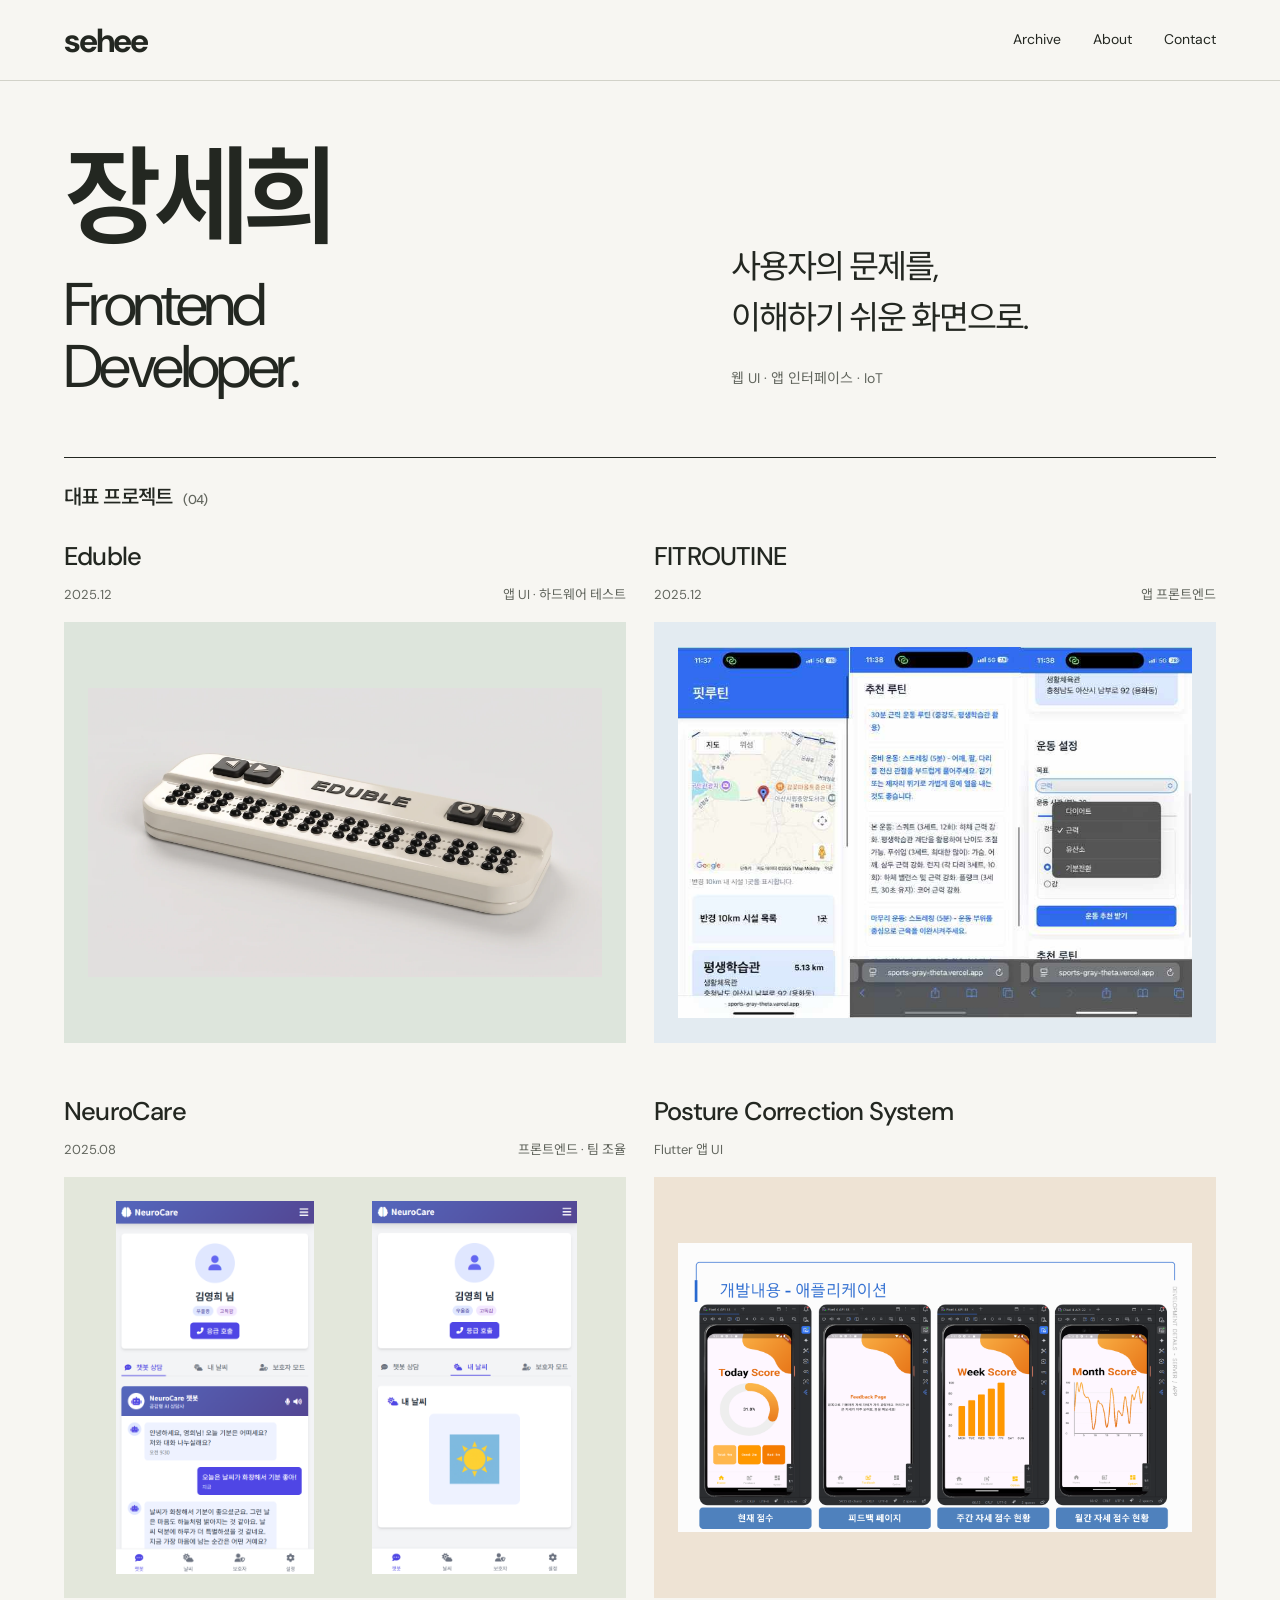
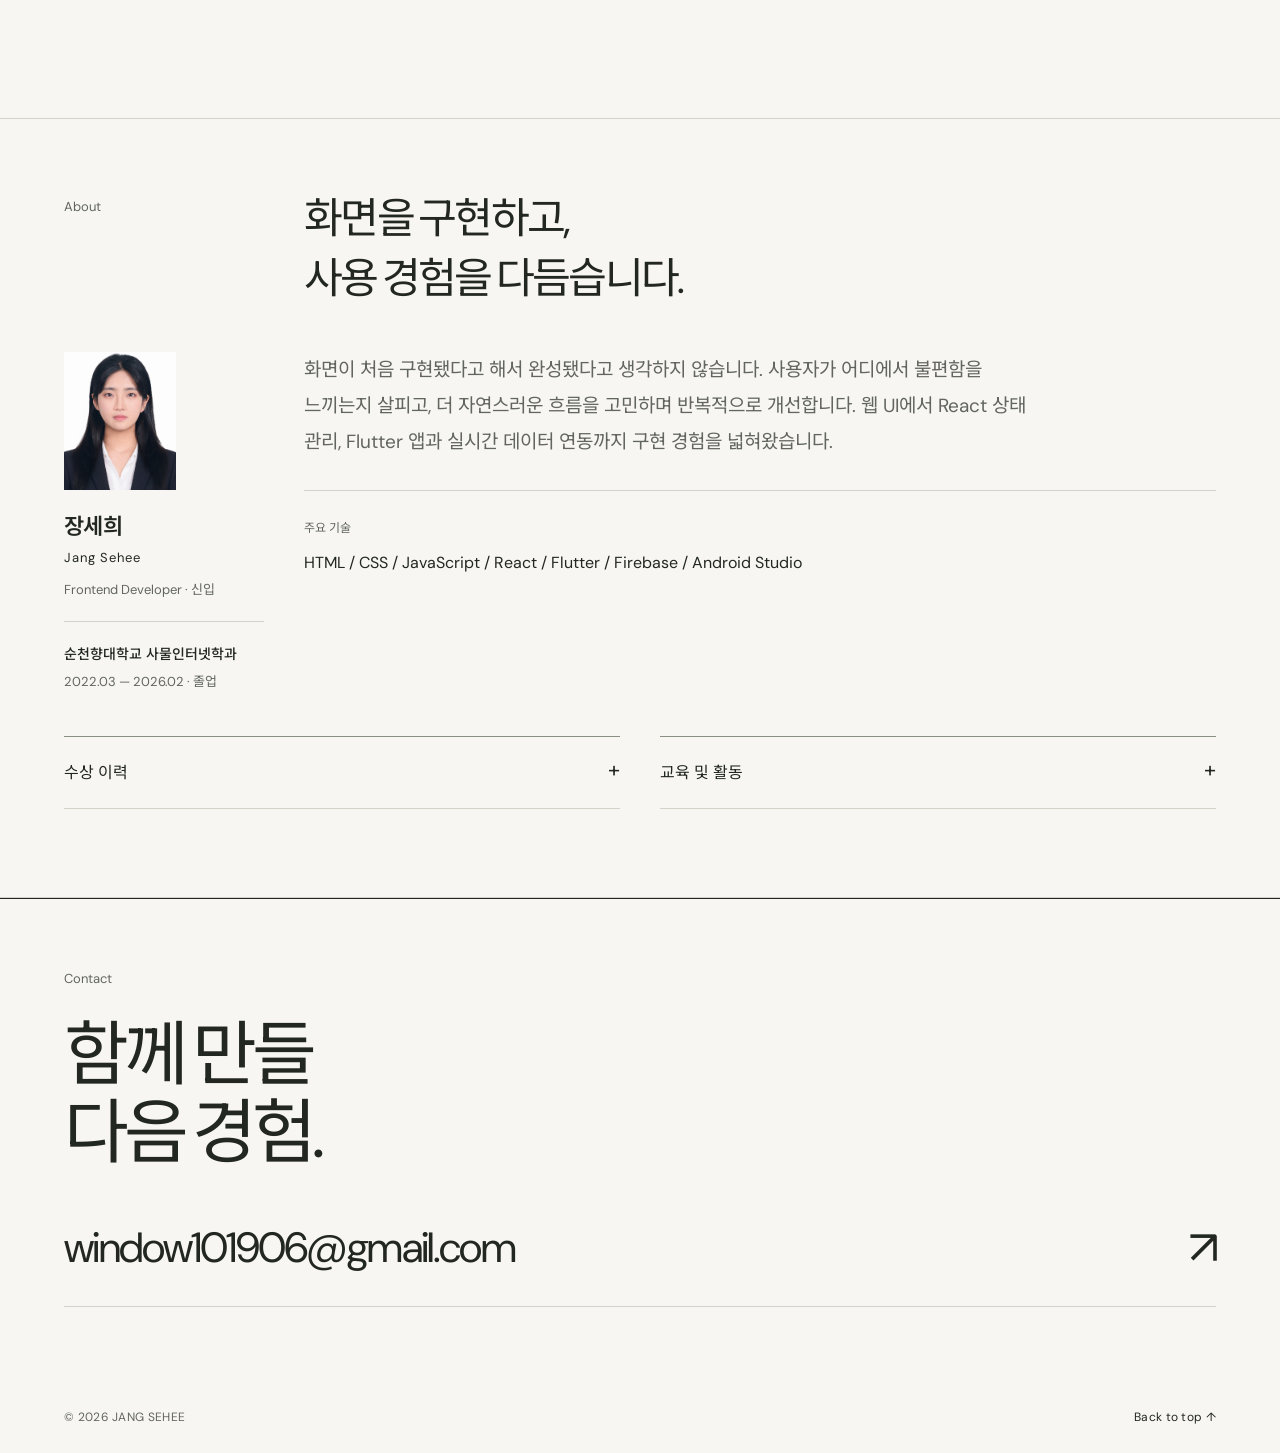
<file: index.html>
<!doctype html>
<html lang="ko"><head><meta charset="utf-8"><meta name="viewport" content="width=device-width,initial-scale=1"><meta name="description" content="사용자의 문제를 이해하고, 더 직관적인 화면으로 연결하는 프론트엔드 개발자 장세희입니다."><meta name="theme-color" content="#f5f4ef"><title>장세희 — Frontend Developer</title><link rel="icon" href="assets/favicon.svg" type="image/svg+xml"><link rel="stylesheet" href="style.css"><link rel="stylesheet" href="archive.css"><link rel="stylesheet" href="mobile.css"><link rel="stylesheet" href="refined.css"><script src="app.js" defer></script></head><body id="top" class="home-page"><a class="skip-link" href="#main">본문으로 건너뛰기</a><header class="site-header"><div class="shell nav-inner"><a class="wordmark" href="#top" aria-label="장세희 포트폴리오 홈">sehee<span class="brand-dot"></span></a><nav aria-label="주요 메뉴"><a href="#work">Archive <span class="nav-count">04</span></a><a href="#about">About</a><a href="#contact">Contact</a></nav></div></header><main id="main"><section class="shell archive-hero" aria-labelledby="hero-title"><div class="identity-grid"><h1 id="hero-title">장세희<span>Frontend<br>Developer.</span></h1><div class="identity-note"><p>사용자의 문제를,<br>이해하기 쉬운 화면으로.</p><span>웹 UI · 앱 인터페이스 · IoT</span></div></div></section><section class="shell archive" id="work" aria-labelledby="archive-title"><div class="archive-bar"><h2 id="archive-title">대표 프로젝트 <span>(04)</span></h2></div><div class="archive-grid"><article class="archive-item"><a class="archive-entry" href="eduble.html" aria-labelledby="archive-eduble" aria-describedby="archive-meta-eduble"><div class="archive-visual baon"><div class="archive-picture"><img src="assets/eduble-cover.webp" alt="Eduble 점자 학습 기기의 공식 제품 설계 렌더" loading="lazy" decoding="async"></div><div class="archive-overlay"><span class="archive-category">IoT · Braille Learning</span><p class="archive-summary">에듀블은 사용자가 직접 점자를 만들고 입력 결과를 확인하며 반복적으로 학습하는 IoT 기반 점자 학습 서비스입니다. 모바일·웹 학습 앱과 물리적인 점자 학습 기기를 함께 활용합니다.</p><div class="archive-overlay-footer"><p>학습 앱 일부 화면 구현 · 물리적 버튼과 LED 동작 테스트 / 충남 학생 창업경진대회 대상</p><span>Case Study <span aria-hidden="true">↗</span></span></div></div></div><div class="archive-meta" id="archive-meta-eduble"><h3 id="archive-eduble">Eduble</h3><div><span class="archive-year">2025.12</span><span class="archive-role">앱 UI · 하드웨어 테스트</span></div></div></a></article><article class="archive-item"><a class="archive-entry" href="fitroutine.html" aria-labelledby="archive-fitroutine" aria-describedby="archive-meta-fitroutine"><div class="archive-visual fit"><div class="archive-picture"><img src="assets/fitroutine-app-screens.jpg" alt="FITROUTINE의 시설 지도, 운동 조건 설정, 루틴 추천 실제 앱 화면" loading="lazy" decoding="async"></div><div class="archive-overlay"><span class="archive-category">Fitness · App UI</span><p class="archive-summary">현재 위치에서 운동 시설을 찾고, 목표·시간·강도를 선택해 맞춤 루틴을 확인하는 과정을 하나의 앱 경험으로 연결했습니다.</p><div class="archive-overlay-footer"><p>지도·시설 목록 동기화와 조건 기반 루틴 추천 UI 구현 / 로컬 창업아이템 경진대회 최우수상</p><span>Case Study <span aria-hidden="true">↗</span></span></div></div></div><div class="archive-meta" id="archive-meta-fitroutine"><h3 id="archive-fitroutine">FITROUTINE</h3><div><span class="archive-year">2025.12</span><span class="archive-role">앱 프론트엔드</span></div></div></a></article><article class="archive-item"><a class="archive-entry" href="neurocare.html" aria-labelledby="archive-neurocare" aria-describedby="archive-meta-neurocare"><div class="archive-visual neuro"><div class="archive-picture"><div class="archive-phones"><img src="assets/neuro-chatbot.png" alt="NeuroCare 고령 사용자용 대화 화면" loading="lazy" decoding="async"><img src="assets/neuro-weather.png" alt="날씨로 표현한 정서 상태 화면" loading="lazy" decoding="async"></div></div><div class="archive-overlay"><span class="archive-category">AI Care · Web UI</span><p class="archive-summary">고령 사용자는 부담 없이 대화하고, 보호자는 돌봄에 필요한 정보를 확인하도록 두 사용자의 화면을 연결한 AI 정서 돌봄 서비스입니다.</p><div class="archive-overlay-footer"><p>사용자·보호자 UI, 반응형 화면과 AI 응답 상태 구현</p><span>Case Study <span aria-hidden="true">↗</span></span></div></div></div><div class="archive-meta" id="archive-meta-neurocare"><h3 id="archive-neurocare">NeuroCare</h3><div><span class="archive-year">2025.08</span><span class="archive-role">프론트엔드 · 팀 조율</span></div></div></a></article><article class="archive-item"><a class="archive-entry" href="posture.html" aria-labelledby="archive-posture" aria-describedby="archive-meta-posture"><div class="archive-visual posture"><div class="archive-picture"><img src="assets/posture-app-screens.png" alt="자세 교정 Flutter 앱의 일일, 주간, 월간 점수 화면" loading="lazy" decoding="async"></div><div class="archive-overlay"><span class="archive-category">IoT · Flutter App</span><p class="archive-summary">카메라와 FSR 센서가 감지한 자세 데이터를 Flutter 앱의 점수와 피드백으로 전달하는 실시간 자세 교정 시스템입니다.</p><div class="archive-overlay-footer"><p>실시간 자세 점수와 일간·주간·월간 피드백 화면 구현</p><span>Case Study <span aria-hidden="true">↗</span></span></div></div></div><div class="archive-meta" id="archive-meta-posture"><h3 id="archive-posture">Posture Correction System</h3><div><span class="archive-role">Flutter 앱 UI</span></div></div></a></article></div></section><section class="about section" id="about"><div class="shell"><div class="section-heading"><span class="section-label">About</span><h2>화면을 구현하고,<br>사용 경험을 다듬습니다.</h2></div><div class="about-grid"><div class="about-profile"><div class="portrait"><img src="assets/profile-sehee-portrait.png" alt="프론트엔드 개발자 장세희" loading="lazy"></div><h3>장세희 <span>Jang Sehee</span></h3><p>Frontend Developer · 신입</p><div class="profile-education"><strong>순천향대학교 사물인터넷학과</strong><p>2022.03 — 2026.02 · 졸업</p></div></div><div class="about-story"><p>화면이 처음 구현됐다고 해서 완성됐다고 생각하지 않습니다. 사용자가 어디에서 불편함을 느끼는지 살피고, 더 자연스러운 흐름을 고민하며 반복적으로 개선합니다. 웹 UI에서 React 상태 관리, Flutter 앱과 실시간 데이터 연동까지 구현 경험을 넓혀왔습니다.</p><div class="skills"><span>주요 기술</span><p>HTML / CSS / JavaScript / React / Flutter / Firebase / Android Studio</p></div></div></div><div class="experience-grid"><details class="experience"><summary>수상 이력 <span aria-hidden="true">+</span></summary><ul><li><time>2025.12</time><span>충남 학생 창업경진대회</span><strong>대상</strong></li><li><time>2025.12</time><span>2025학년도 순천향대 로컬 창업아이템 경진대회</span><strong>최우수상</strong></li><li><time>2025.10</time><span>캡스톤 디자인 및 AI 해커톤 경진대회</span><strong>장려상</strong></li><li><time>2024.12</time><span>한국환경기술학회 캡스톤디자인 온라인 경진대회</span><strong>장려상</strong></li><li><time>2024.12</time><span>LINC 3.0 MMSD 경진대회</span><strong>우수상</strong></li><li><time>2024.11</time><span>MMC창업아이템경진대회</span><strong>최우수상</strong></li></ul></details><details class="experience"><summary>교육 및 활동 <span aria-hidden="true">+</span></summary><ul><li class="training-row"><time>2025.12 — 2026.02</time><strong>한국창업교육협의회</strong><p>시장 분석, 비즈니스 모델 설계, 사업계획서 작성 등 서비스 기획 과정</p></li><li class="training-row"><time>2025.08.21 — 08.22</time><strong>제주산학융합원</strong><p>서비스 아이디어 기획, 앱 개발·디자인·프론트엔드 협업</p></li><li class="training-row"><time>2025.07.01 — 07.04</time><strong>충남대학교 공학교육혁신센터</strong><p>C++ 시스템 제어, 프로그램 동작과 디버깅 학습</p></li></ul></details></div></div></section><section class="contact" id="contact"><div class="shell"><span class="section-label">Contact</span><h2>함께 만들<br>다음 경험.</h2><a class="contact-email" href="mailto:window101906@gmail.com">window101906@gmail.com <span aria-hidden="true">↗</span></a></div></section></main><footer class="shell site-footer"><span>© 2026 JANG SEHEE</span><a href="#top">Back to top ↑</a></footer><dialog class="image-dialog" aria-labelledby="image-caption"><div class="dialog-bar"><p id="image-caption"></p><button type="button" class="dialog-close" autofocus aria-label="확대 이미지 닫기">닫기 ×</button></div><div class="dialog-image"></div></dialog></body></html>
</file>
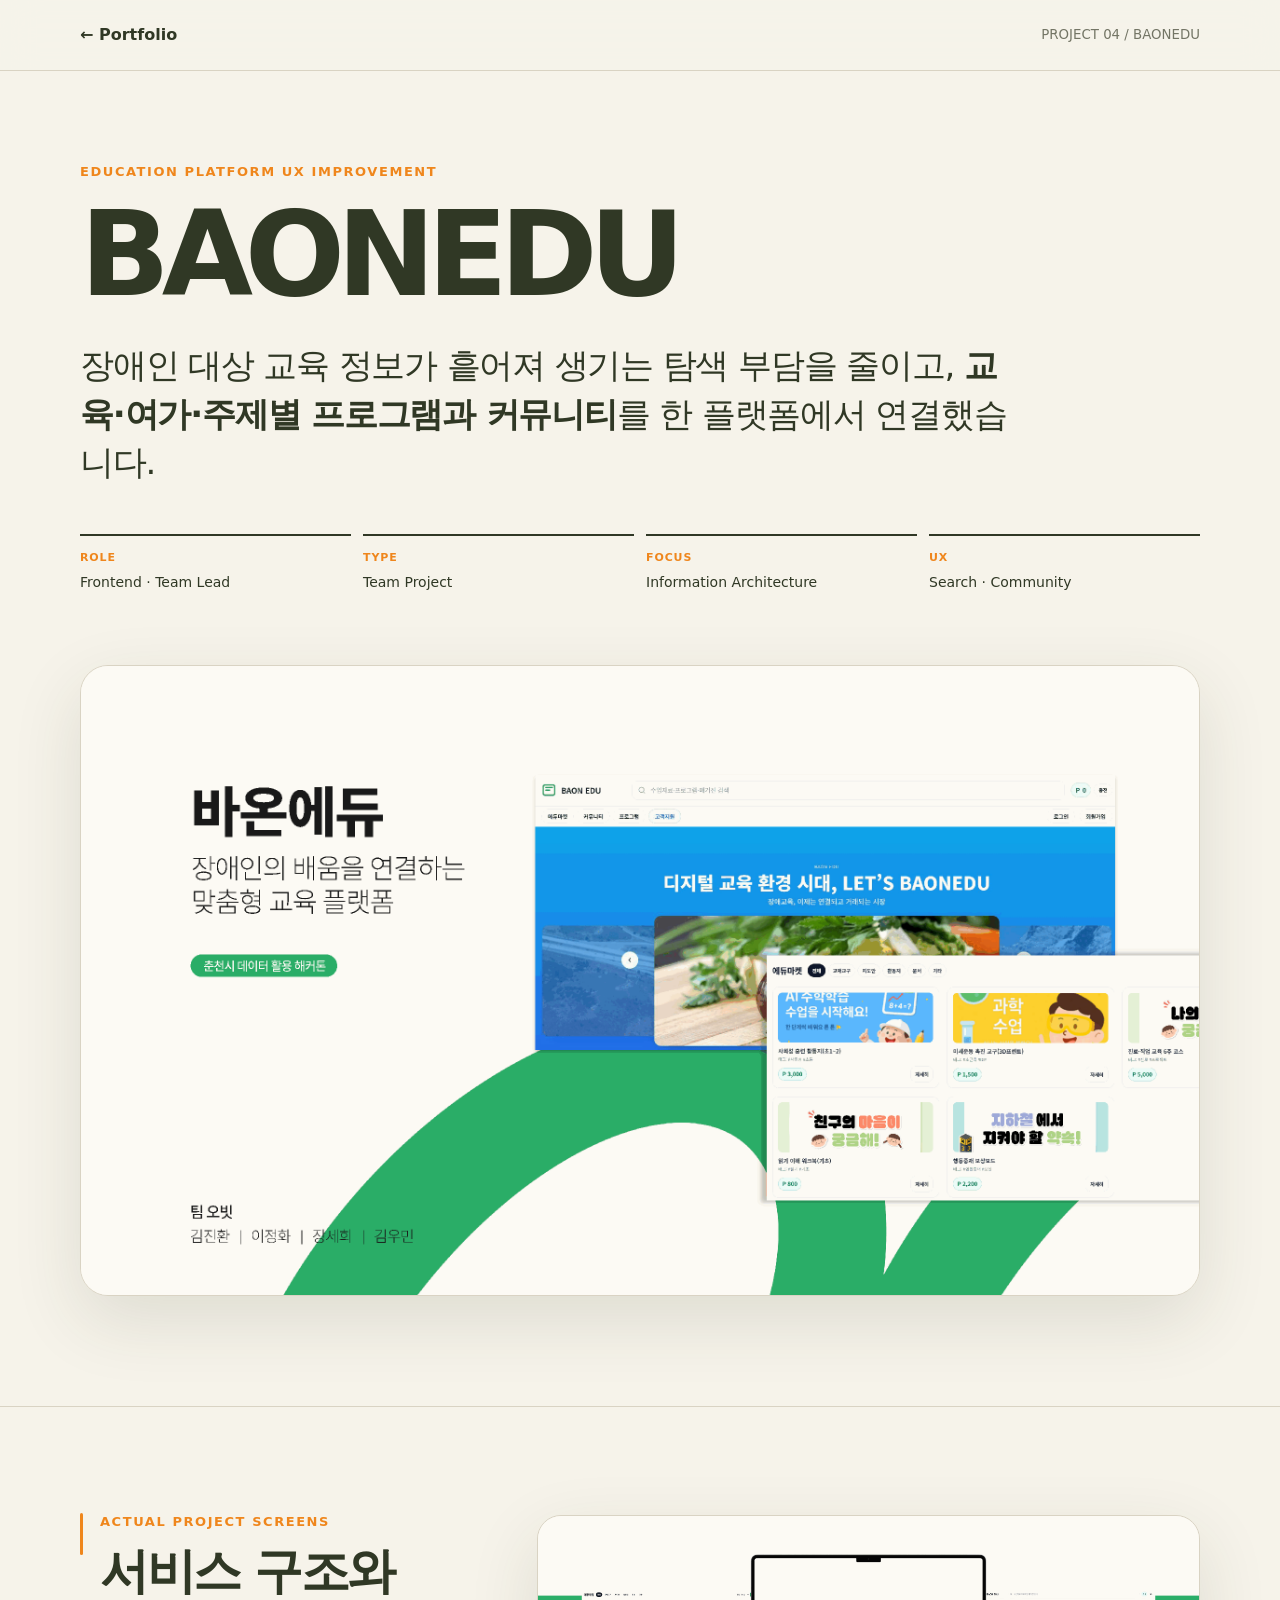
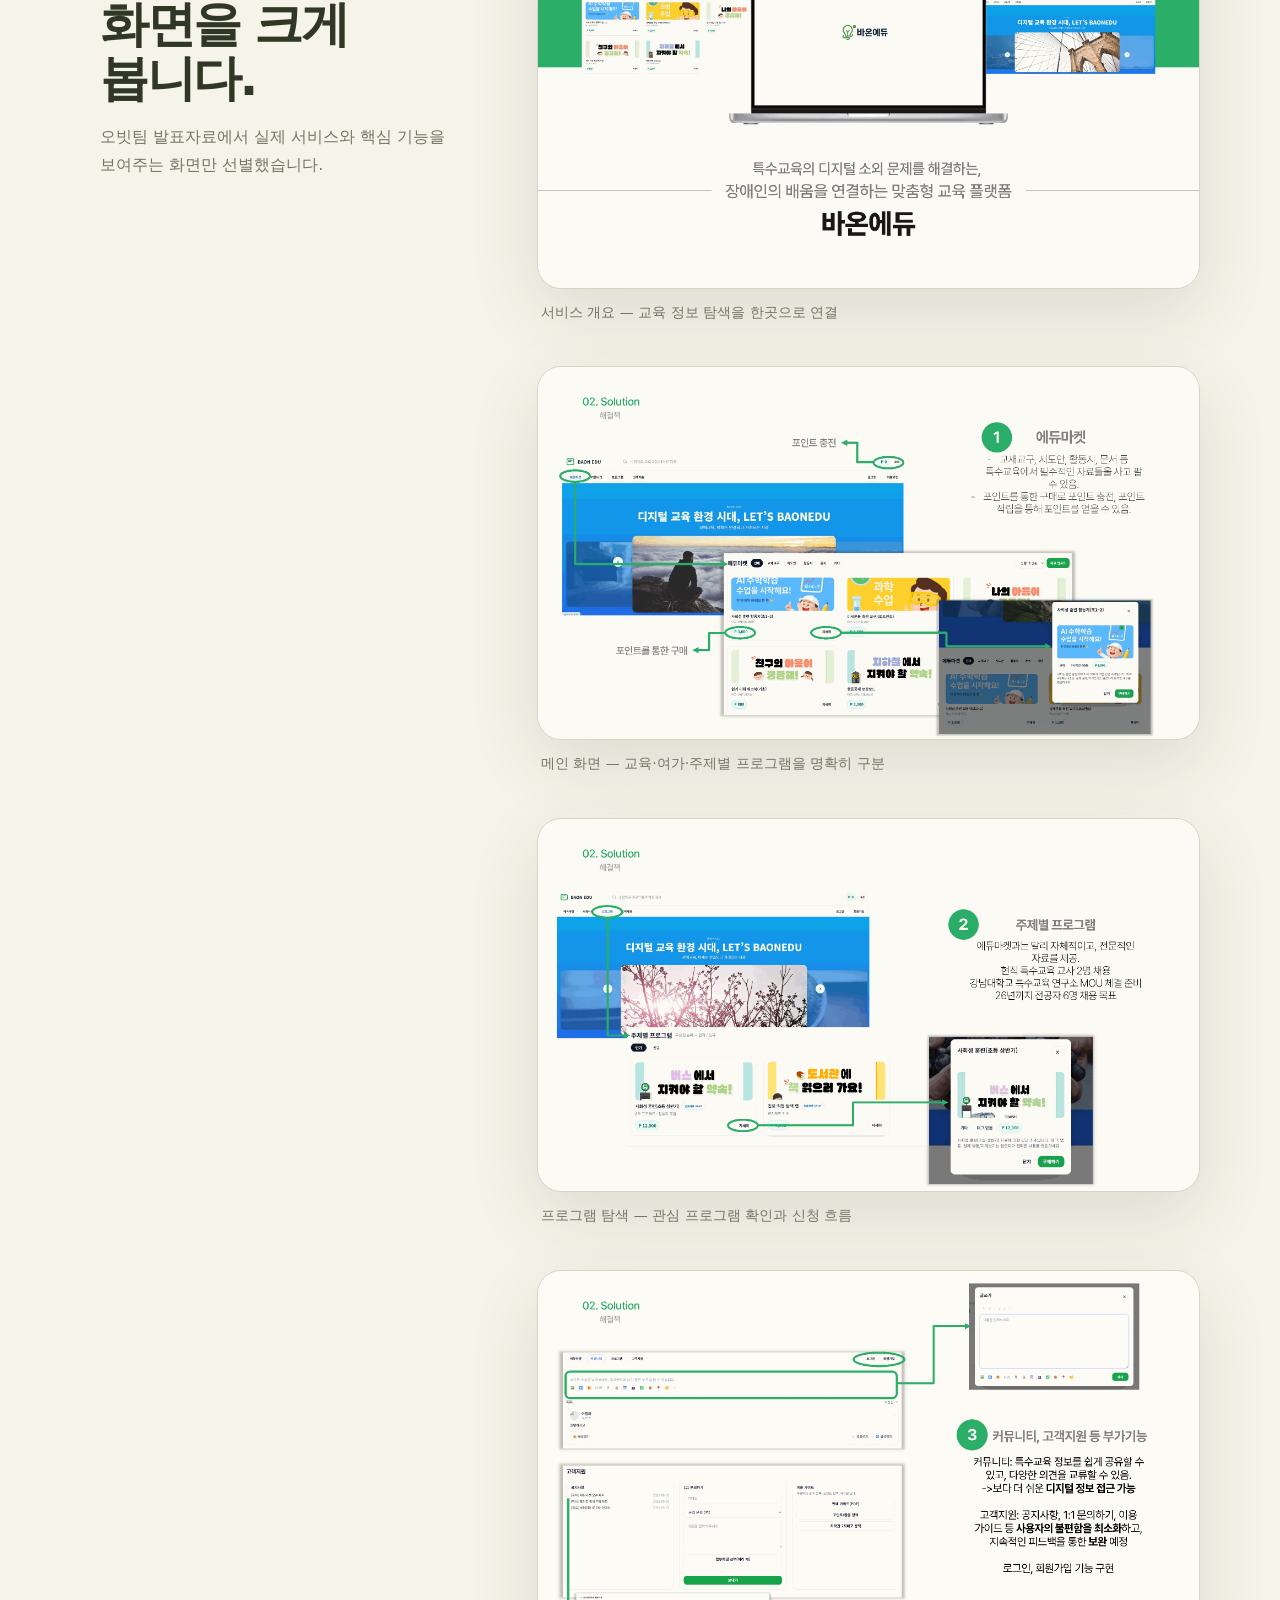
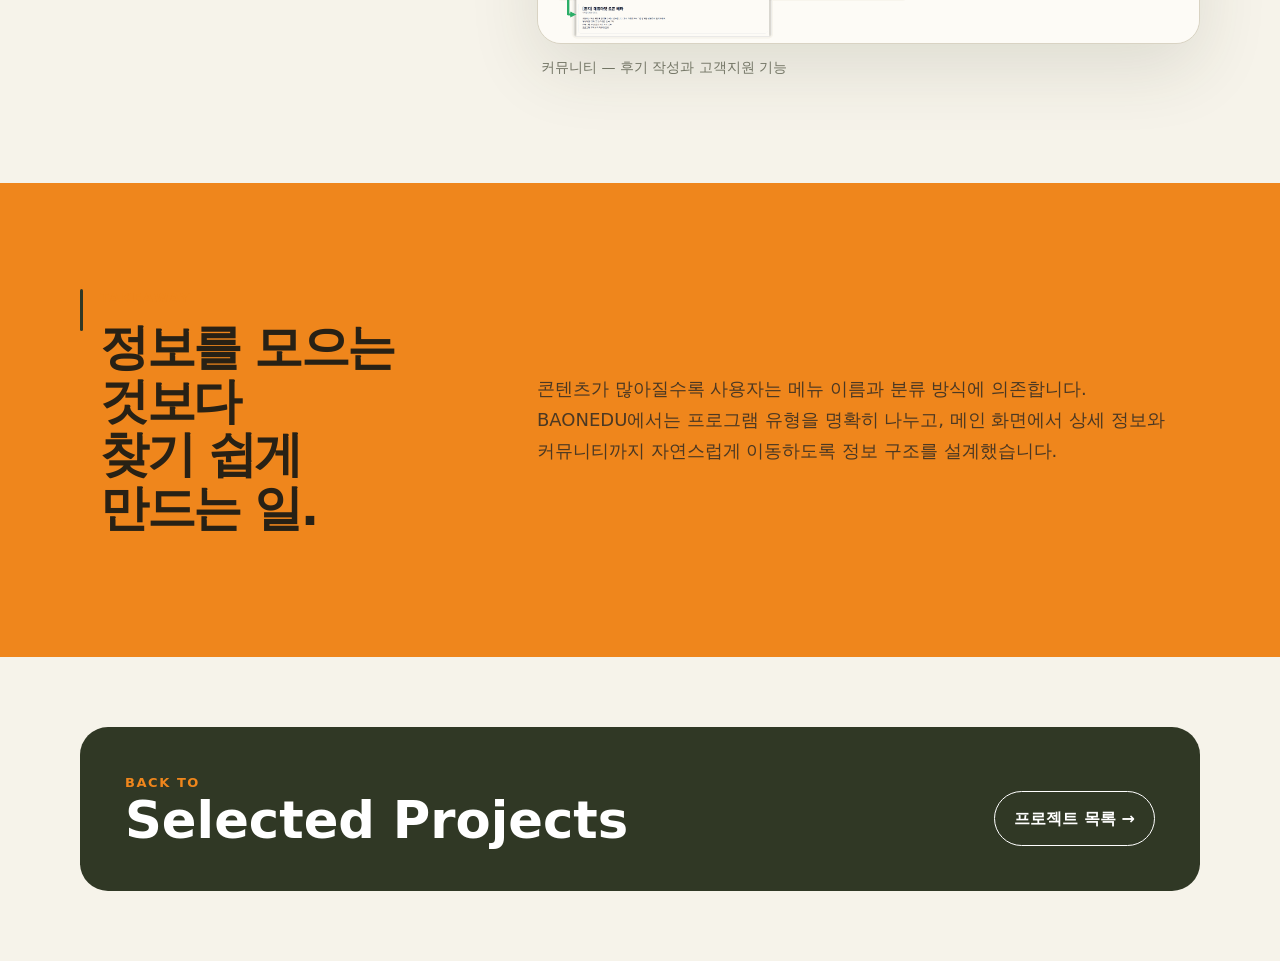
<file: baonedu.html>
<!doctype html><html lang="ko"><head><meta charset="utf-8"><meta name="viewport" content="width=device-width,initial-scale=1"><meta name="description" content="BAONEDU 프로젝트 케이스 스터디"><title>BAONEDU — 장세희 포트폴리오</title><link rel="stylesheet" href="project-detail.css?v=6"></head><body>
<nav class="nav"><div class="wrap"><a class="back" href="index.html#work">← Portfolio</a><small>PROJECT 04 / BAONEDU</small></div></nav>
<header class="hero wrap"><div class="label">EDUCATION PLATFORM UX IMPROVEMENT</div><h1>BAONEDU</h1><p class="summary">장애인 대상 교육 정보가 흩어져 생기는 탐색 부담을 줄이고, <strong>교육·여가·주제별 프로그램과 커뮤니티</strong>를 한 플랫폼에서 연결했습니다.</p><div class="meta"><div><b>ROLE</b><span>Frontend · Team Lead</span></div><div><b>TYPE</b><span>Team Project</span></div><div><b>FOCUS</b><span>Information Architecture</span></div><div><b>UX</b><span>Search · Community</span></div></div></header>
<div class="cover wrap"><img src="assets/baonedu-cover.png" alt="BAONEDU 발표 표지와 서비스 화면"></div>
<section><div class="wrap section-grid"><div class="section-title"><div class="label">ACTUAL PROJECT SCREENS</div><h2>서비스 구조와<br>화면을 크게 봅니다.</h2><p>오빗팀 발표자료에서 실제 서비스와 핵심 기능을 보여주는 화면만 선별했습니다.</p></div><div class="content project-gallery"><figure><img src="assets/baonedu-overview.png" alt="BAONEDU 서비스 개요 화면"><figcaption>서비스 개요 — 교육 정보 탐색을 한곳으로 연결</figcaption></figure><figure><img src="assets/baonedu-home.png" alt="BAONEDU 메인 화면의 메뉴 구성"><figcaption>메인 화면 — 교육·여가·주제별 프로그램을 명확히 구분</figcaption></figure><figure><img src="assets/baonedu-program.png" alt="BAONEDU 프로그램 상세 화면"><figcaption>프로그램 탐색 — 관심 프로그램 확인과 신청 흐름</figcaption></figure><figure><img src="assets/baonedu-community.png" alt="BAONEDU 커뮤니티와 후기 화면"><figcaption>커뮤니티 — 후기 작성과 고객지원 기능</figcaption></figure></div></div></section>
<section class="learning"><div class="wrap section-grid"><div class="section-title"><div class="label">TAKEAWAY</div><h2>정보를 모으는 것보다<br>찾기 쉽게 만드는 일.</h2></div><div><p>콘텐츠가 많아질수록 사용자는 메뉴 이름과 분류 방식에 의존합니다. BAONEDU에서는 프로그램 유형을 명확히 나누고, 메인 화면에서 상세 정보와 커뮤니티까지 자연스럽게 이동하도록 정보 구조를 설계했습니다.</p></div></div></section>
<div class="next"><div class="wrap next-box"><div><div class="label">BACK TO</div><h2>Selected Projects</h2></div><a class="btn" href="index.html#work">프로젝트 목록 →</a></div></div>
</body></html>
</file>
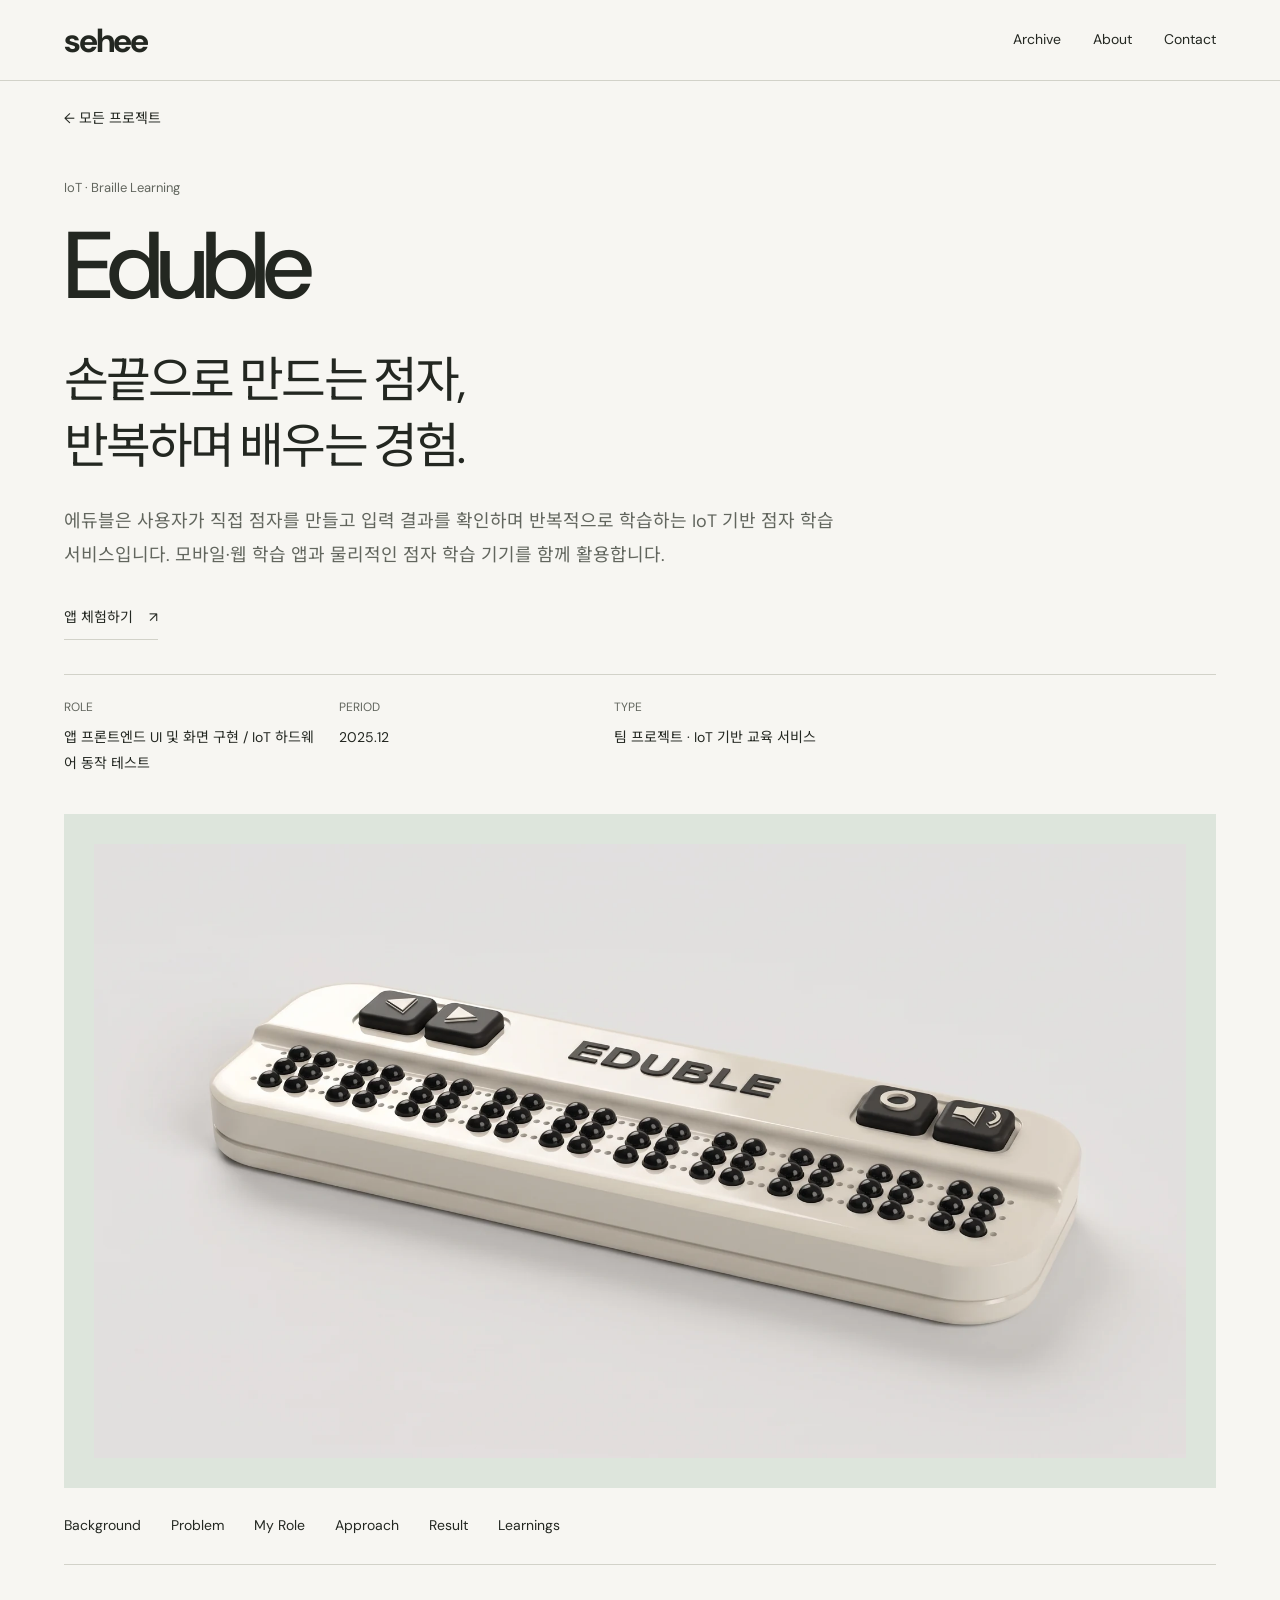
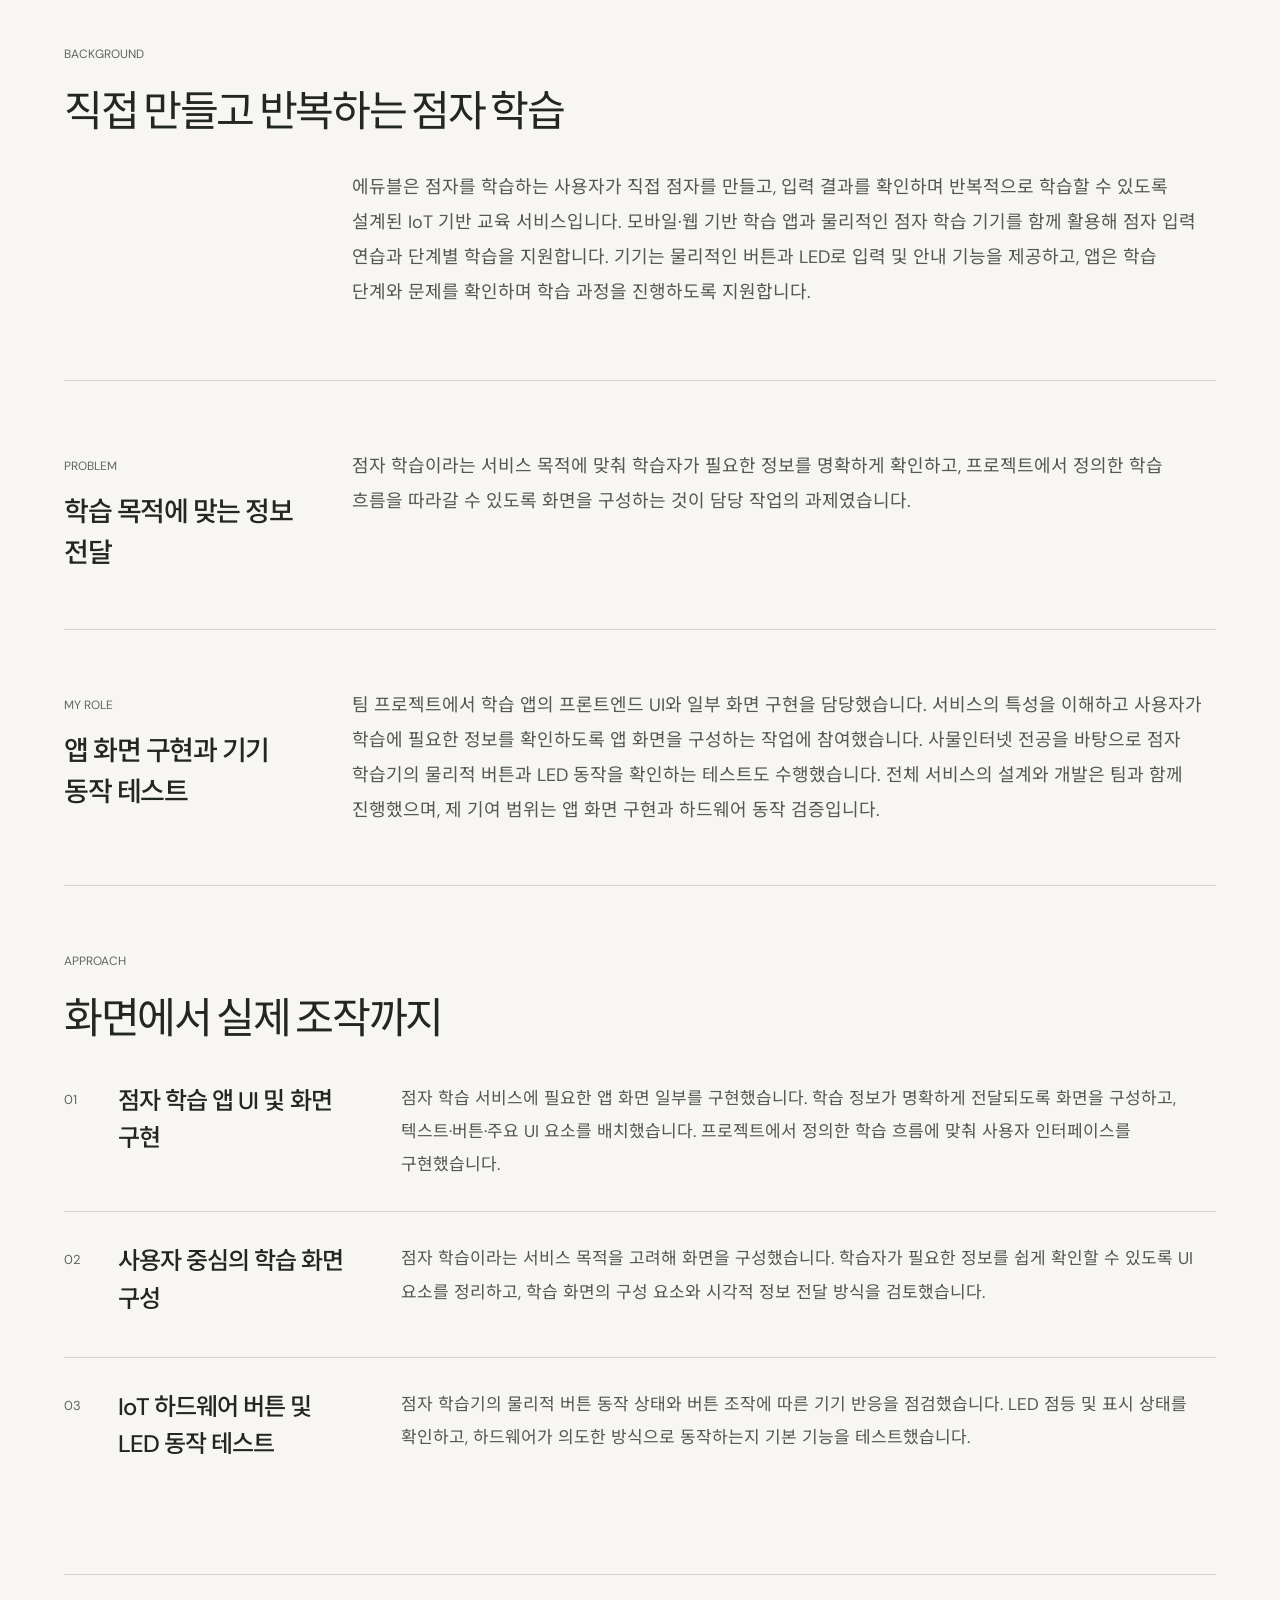
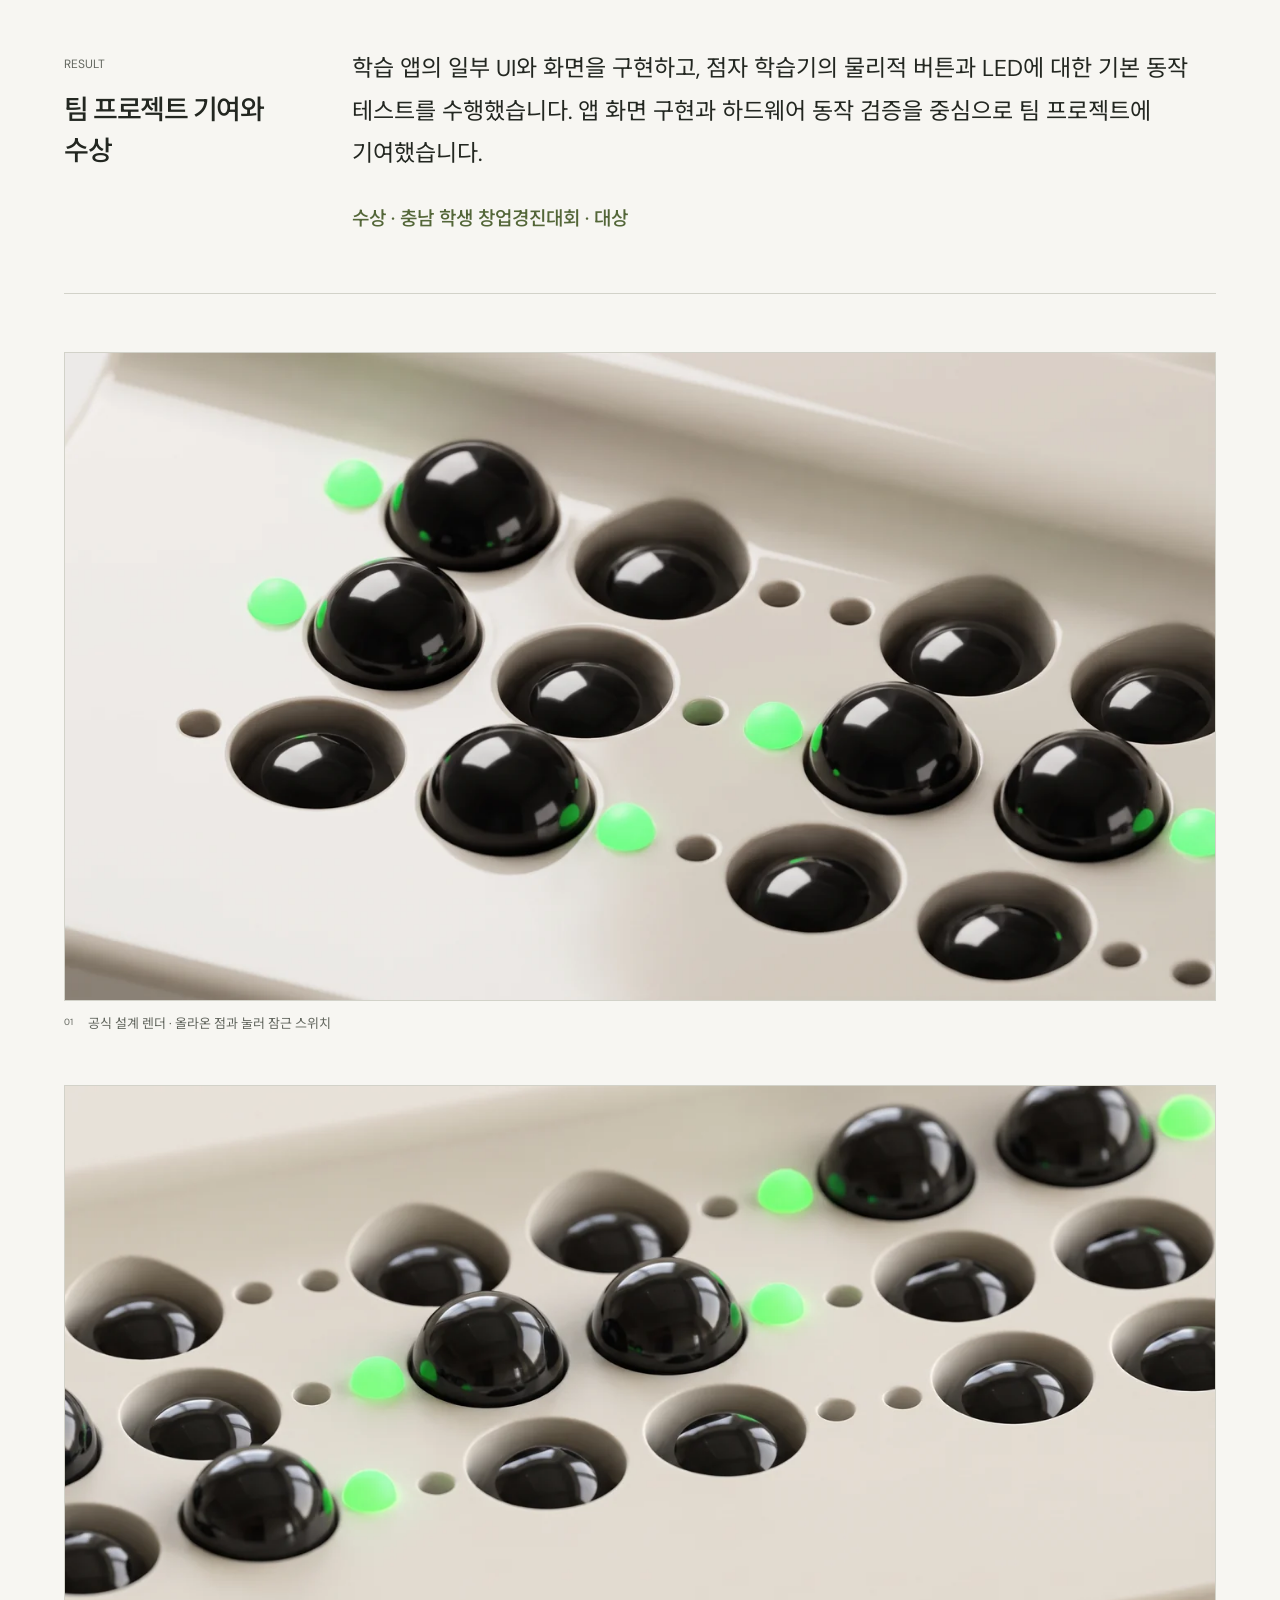
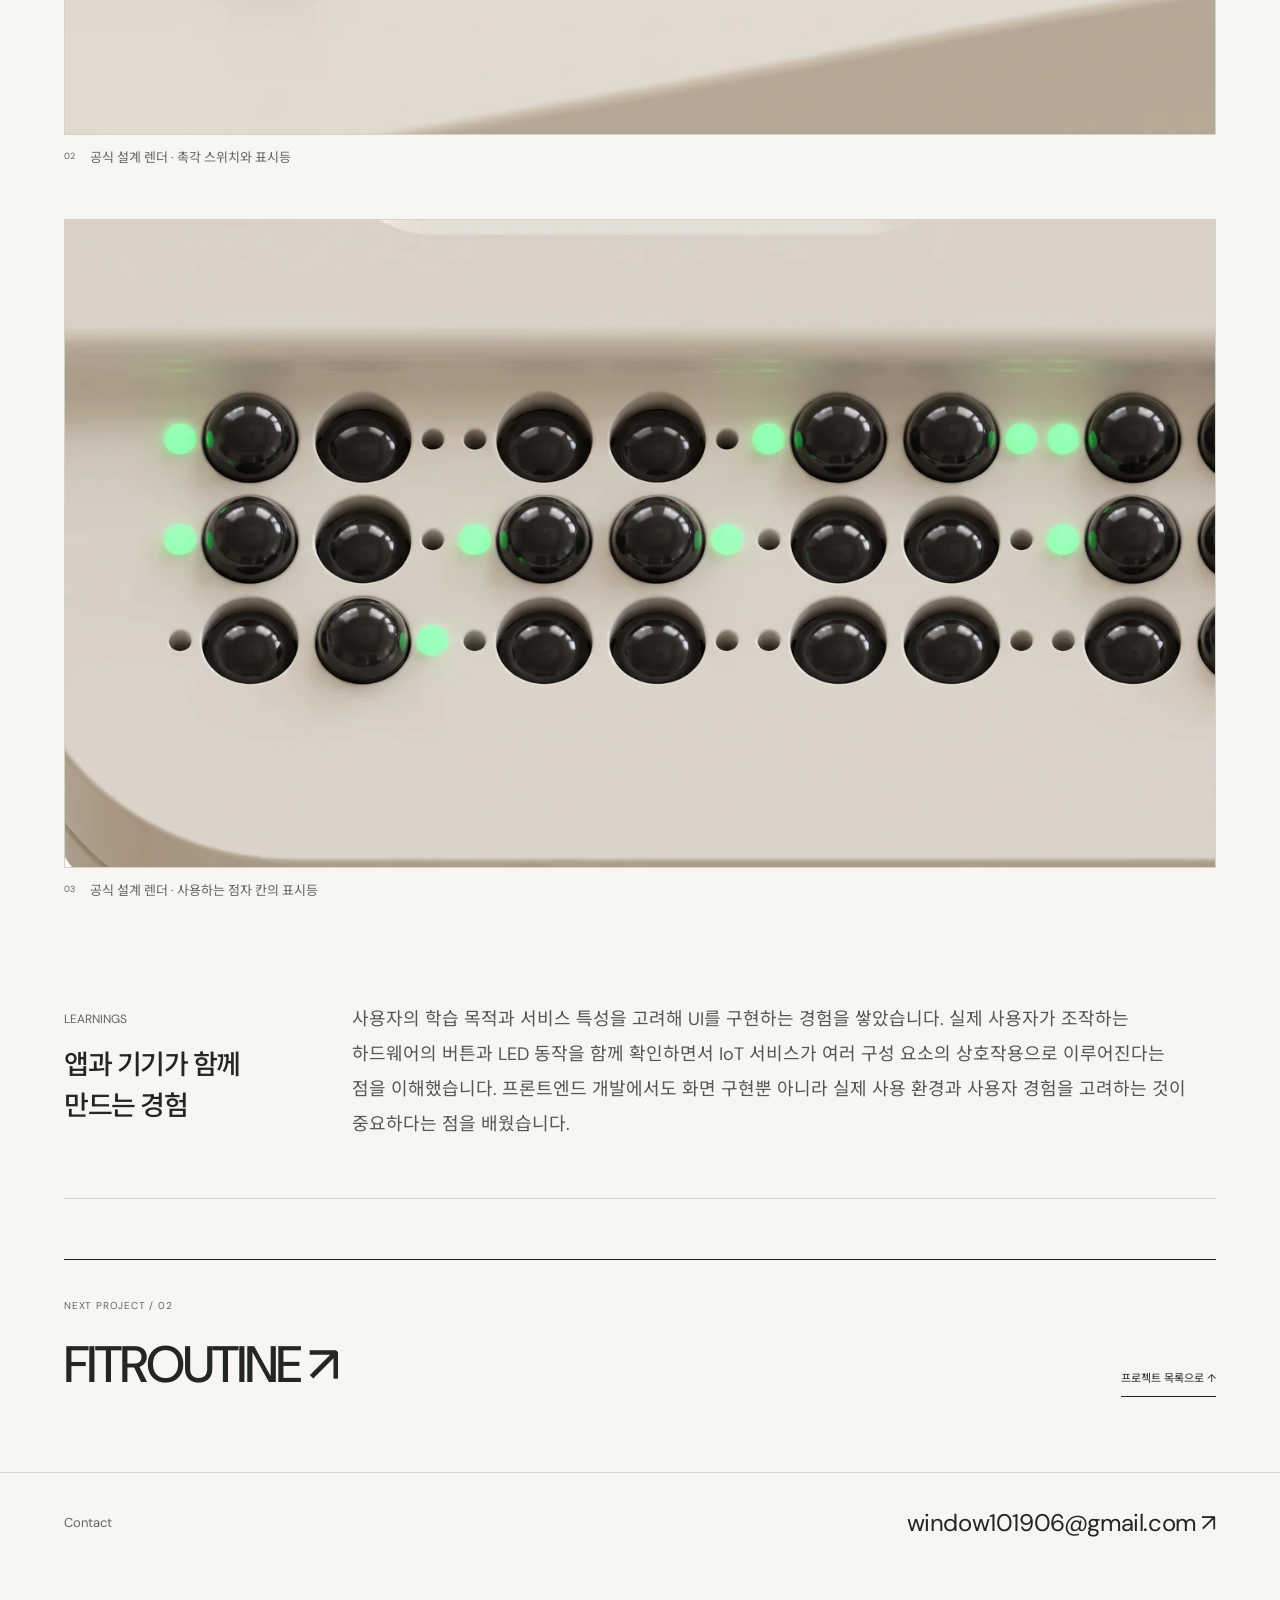
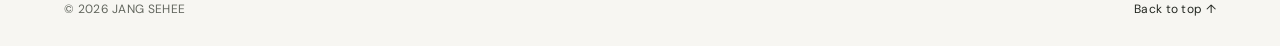
<file: eduble.html>
<!doctype html>
<html lang="ko"><head><meta charset="utf-8"><meta name="viewport" content="width=device-width,initial-scale=1"><meta name="description" content="에듀블은 사용자가 직접 점자를 만들고 입력 결과를 확인하며 반복적으로 학습하는 IoT 기반 점자 학습 서비스입니다. 모바일·웹 학습 앱과 물리적인 점자 학습 기기를 함께 활용합니다."><meta name="theme-color" content="#f5f4ef"><title>Eduble — 장세희 포트폴리오</title><link rel="icon" href="assets/favicon.svg" type="image/svg+xml"><link rel="stylesheet" href="style.css"><link rel="stylesheet" href="mobile.css"><link rel="stylesheet" href="refined.css"><script src="app.js" defer></script></head><body id="top" class="detail-page"><a class="skip-link" href="#main">본문으로 건너뛰기</a><header class="site-header"><div class="shell nav-inner"><a class="wordmark" href="index.html" aria-label="장세희 포트폴리오 홈">sehee<span class="brand-dot"></span></a><nav aria-label="주요 메뉴"><a href="index.html#work">Archive <span class="nav-count">04</span></a><a href="index.html#about">About</a><a href="index.html#contact">Contact</a></nav></div></header><main id="main"><div class="shell"><div class="case-breadcrumb"><a href="index.html#work">← 모든 프로젝트</a><span>CASE STUDY / 01</span></div><header class="case-hero"><span class="case-category">IoT · Braille Learning</span><h1>Eduble</h1><p class="case-title">손끝으로 만드는 점자,<br>반복하며 배우는 경험.</p><p class="case-summary">에듀블은 사용자가 직접 점자를 만들고 입력 결과를 확인하며 반복적으로 학습하는 IoT 기반 점자 학습 서비스입니다. 모바일·웹 학습 앱과 물리적인 점자 학습 기기를 함께 활용합니다.</p><div class="case-project-links"><a href="https://bitnaon.site/app/#eduble2" target="_blank" rel="noopener noreferrer">앱 체험하기 <span aria-hidden="true">↗</span></a></div><dl class="case-meta"><div><dt>ROLE</dt><dd>앱 프론트엔드 UI 및 화면 구현 / IoT 하드웨어 동작 테스트</dd></div><div><dt>PERIOD</dt><dd>2025.12</dd></div><div><dt>TYPE</dt><dd>팀 프로젝트 · IoT 기반 교육 서비스</dd></div></dl></header><div class="case-cover baon"><img src="assets/eduble-cover.webp" alt="Eduble 점자 학습 기기의 공식 제품 설계 렌더" loading="lazy" decoding="async"></div><nav class="case-nav" aria-label="케이스 스터디 목차"><a href="#background">Background</a><a href="#problem">Problem</a><a href="#role">My Role</a><a href="#approach">Approach</a><a href="#result">Result</a><a href="#learnings">Learnings</a></nav><div class="case-layout"><div class="case-body"><section class="case-section" id="background"><div class="case-section-heading"><span class="section-label"><span>01</span> BACKGROUND</span><h2>직접 만들고 반복하는 점자 학습</h2></div><div class="case-content"><p>에듀블은 점자를 학습하는 사용자가 직접 점자를 만들고, 입력 결과를 확인하며 반복적으로 학습할 수 있도록 설계된 IoT 기반 교육 서비스입니다. 모바일·웹 기반 학습 앱과 물리적인 점자 학습 기기를 함께 활용해 점자 입력 연습과 단계별 학습을 지원합니다. 기기는 물리적인 버튼과 LED로 입력 및 안내 기능을 제공하고, 앱은 학습 단계와 문제를 확인하며 학습 과정을 진행하도록 지원합니다.</p></div></section><section class="case-section" id="problem"><div class="case-section-heading"><span class="section-label"><span>02</span> PROBLEM</span><h2>학습 목적에 맞는 정보 전달</h2></div><div class="case-content"><p>점자 학습이라는 서비스 목적에 맞춰 학습자가 필요한 정보를 명확하게 확인하고, 프로젝트에서 정의한 학습 흐름을 따라갈 수 있도록 화면을 구성하는 것이 담당 작업의 과제였습니다.</p></div></section><section class="case-section" id="role"><div class="case-section-heading"><span class="section-label"><span>03</span> MY ROLE</span><h2>앱 화면 구현과 기기 동작 테스트</h2></div><div class="case-content"><p>팀 프로젝트에서 학습 앱의 프론트엔드 UI와 일부 화면 구현을 담당했습니다. 서비스의 특성을 이해하고 사용자가 학습에 필요한 정보를 확인하도록 앱 화면을 구성하는 작업에 참여했습니다. 사물인터넷 전공을 바탕으로 점자 학습기의 물리적 버튼과 LED 동작을 확인하는 테스트도 수행했습니다. 전체 서비스의 설계와 개발은 팀과 함께 진행했으며, 제 기여 범위는 앱 화면 구현과 하드웨어 동작 검증입니다.</p></div></section><section class="case-section" id="approach"><div class="case-section-heading"><span class="section-label"><span>04</span> APPROACH</span><h2>화면에서 실제 조작까지</h2></div><div class="case-content"><ol class="approach-list"><li><span>01</span><div><h3>점자 학습 앱 UI 및 화면 구현</h3><p>점자 학습 서비스에 필요한 앱 화면 일부를 구현했습니다. 학습 정보가 명확하게 전달되도록 화면을 구성하고, 텍스트·버튼·주요 UI 요소를 배치했습니다. 프로젝트에서 정의한 학습 흐름에 맞춰 사용자 인터페이스를 구현했습니다.</p></div></li><li><span>02</span><div><h3>사용자 중심의 학습 화면 구성</h3><p>점자 학습이라는 서비스 목적을 고려해 화면을 구성했습니다. 학습자가 필요한 정보를 쉽게 확인할 수 있도록 UI 요소를 정리하고, 학습 화면의 구성 요소와 시각적 정보 전달 방식을 검토했습니다.</p></div></li><li><span>03</span><div><h3>IoT 하드웨어 버튼 및 LED 동작 테스트</h3><p>점자 학습기의 물리적 버튼 동작 상태와 버튼 조작에 따른 기기 반응을 점검했습니다. LED 점등 및 표시 상태를 확인하고, 하드웨어가 의도한 방식으로 동작하는지 기본 기능을 테스트했습니다.</p></div></li></ol></div></section><section class="case-section" id="result"><div class="case-section-heading"><span class="section-label"><span>05</span> RESULT</span><h2>팀 프로젝트 기여와 수상</h2></div><div class="case-content"><p>학습 앱의 일부 UI와 화면을 구현하고, 점자 학습기의 물리적 버튼과 LED에 대한 기본 동작 테스트를 수행했습니다. 앱 화면 구현과 하드웨어 동작 검증을 중심으로 팀 프로젝트에 기여했습니다.</p><p><strong>수상 · 충남 학생 창업경진대회 · 대상</strong></p></div></section><div class="case-gallery "><figure class="case-figure"><button class="image-expand" type="button" data-image="assets/eduble-close-1.webp" data-caption="공식 설계 렌더 · 올라온 점과 눌러 잠근 스위치" aria-label="공식 설계 렌더 · 올라온 점과 눌러 잠근 스위치 확대 보기"><img src="assets/eduble-close-1.webp" alt="공식 설계 렌더 · 올라온 점과 눌러 잠근 스위치" loading="lazy" decoding="async"><span class="expand-label">확대 보기 ⤢</span></button><figcaption><span>01</span>공식 설계 렌더 · 올라온 점과 눌러 잠근 스위치</figcaption></figure><figure class="case-figure"><button class="image-expand" type="button" data-image="assets/eduble-close-2.webp" data-caption="공식 설계 렌더 · 촉각 스위치와 표시등" aria-label="공식 설계 렌더 · 촉각 스위치와 표시등 확대 보기"><img src="assets/eduble-close-2.webp" alt="공식 설계 렌더 · 촉각 스위치와 표시등" loading="lazy" decoding="async"><span class="expand-label">확대 보기 ⤢</span></button><figcaption><span>02</span>공식 설계 렌더 · 촉각 스위치와 표시등</figcaption></figure><figure class="case-figure"><button class="image-expand" type="button" data-image="assets/eduble-close-3.webp" data-caption="공식 설계 렌더 · 사용하는 점자 칸의 표시등" aria-label="공식 설계 렌더 · 사용하는 점자 칸의 표시등 확대 보기"><img src="assets/eduble-close-3.webp" alt="공식 설계 렌더 · 사용하는 점자 칸의 표시등" loading="lazy" decoding="async"><span class="expand-label">확대 보기 ⤢</span></button><figcaption><span>03</span>공식 설계 렌더 · 사용하는 점자 칸의 표시등</figcaption></figure></div><section class="case-section" id="learnings"><div class="case-section-heading"><span class="section-label"><span>06</span> LEARNINGS</span><h2>앱과 기기가 함께 만드는 경험</h2></div><div class="case-content"><p>사용자의 학습 목적과 서비스 특성을 고려해 UI를 구현하는 경험을 쌓았습니다. 실제 사용자가 조작하는 하드웨어의 버튼과 LED 동작을 함께 확인하면서 IoT 서비스가 여러 구성 요소의 상호작용으로 이루어진다는 점을 이해했습니다. 프론트엔드 개발에서도 화면 구현뿐 아니라 실제 사용 환경과 사용자 경험을 고려하는 것이 중요하다는 점을 배웠습니다.</p></div></section></div></div><div class="case-next"><div><span>NEXT PROJECT / 02</span><h2><a href="fitroutine.html">FITROUTINE <span aria-hidden="true">↗</span></a></h2></div><a class="text-link" href="index.html#work">프로젝트 목록으로 ↑</a></div></div><section class="case-contact"><div class="shell"><p>Contact</p><a href="mailto:window101906@gmail.com">window101906@gmail.com <span aria-hidden="true">↗</span></a></div></section></main><footer class="shell site-footer"><span>© 2026 JANG SEHEE</span><a href="#top">Back to top ↑</a></footer><dialog class="image-dialog" aria-labelledby="image-caption"><div class="dialog-bar"><p id="image-caption"></p><button type="button" class="dialog-close" autofocus aria-label="확대 이미지 닫기">닫기 ×</button></div><div class="dialog-image"></div></dialog></body></html>
</file>
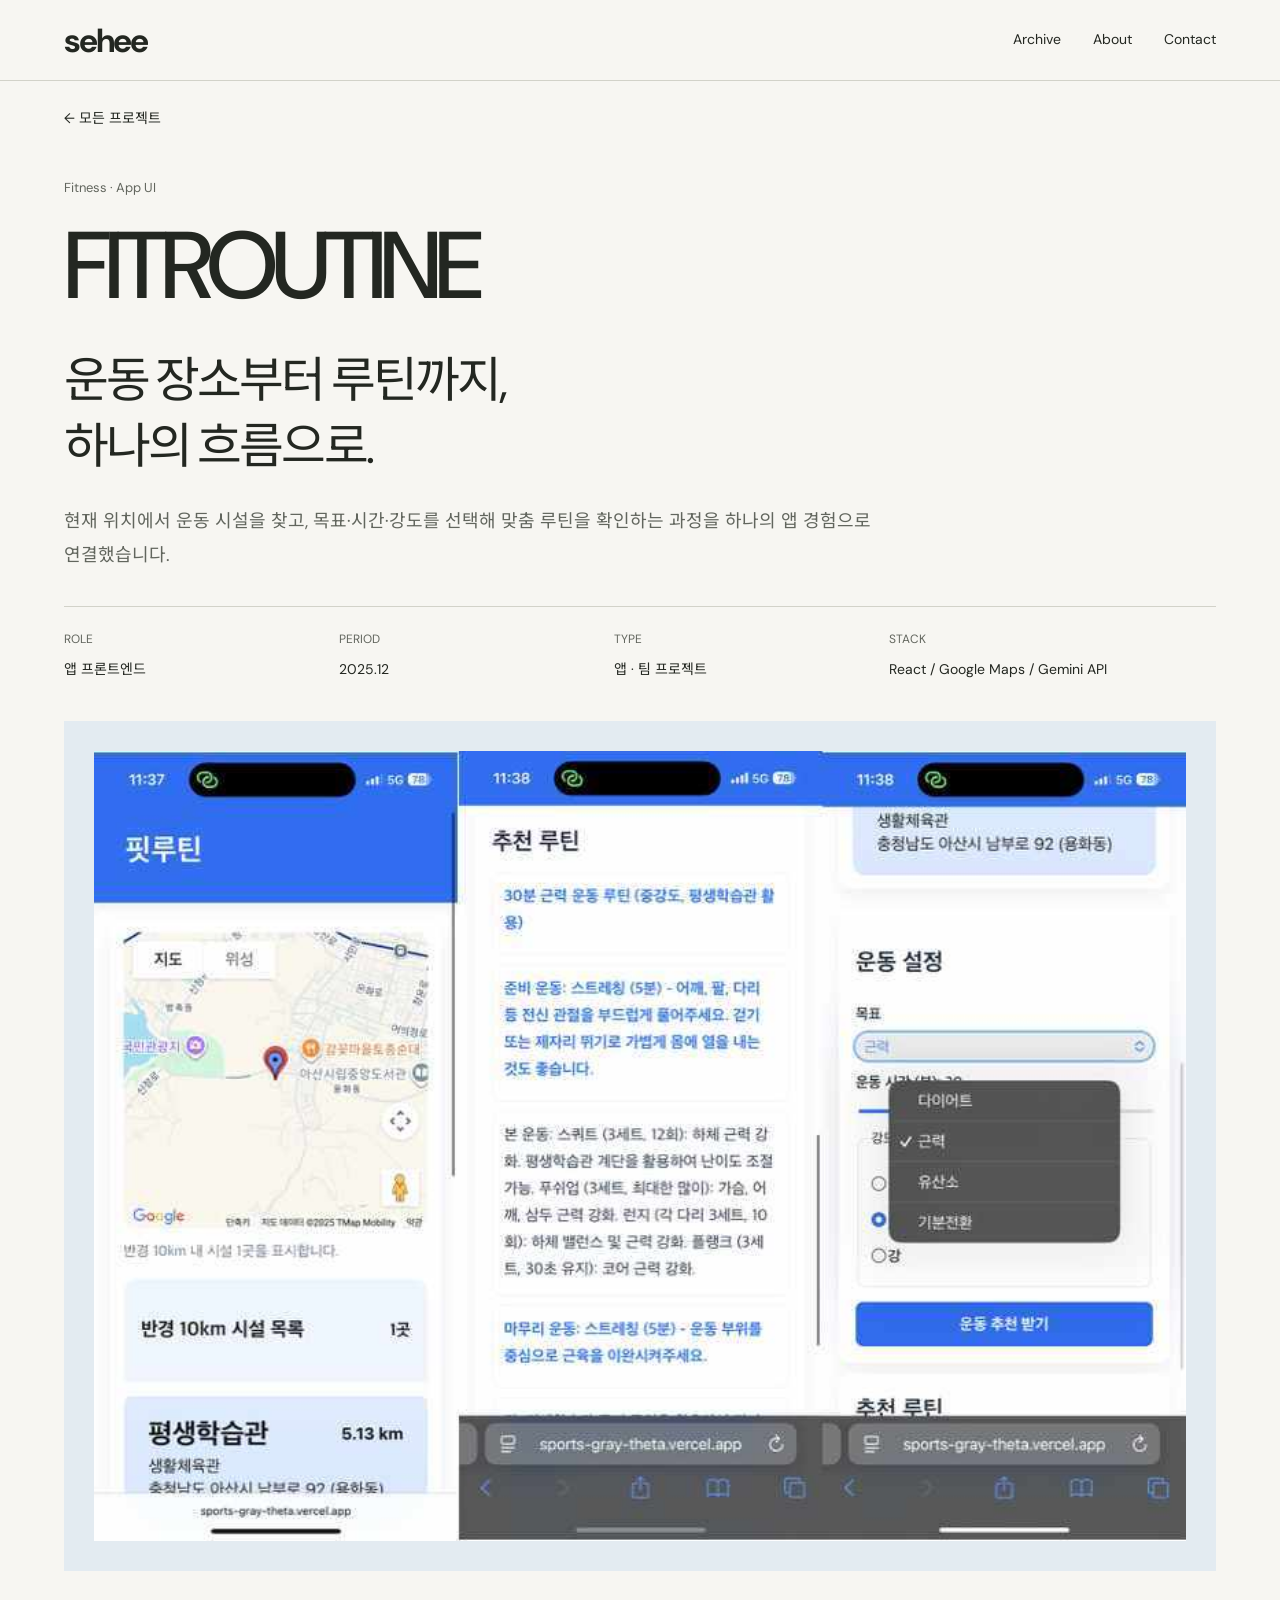
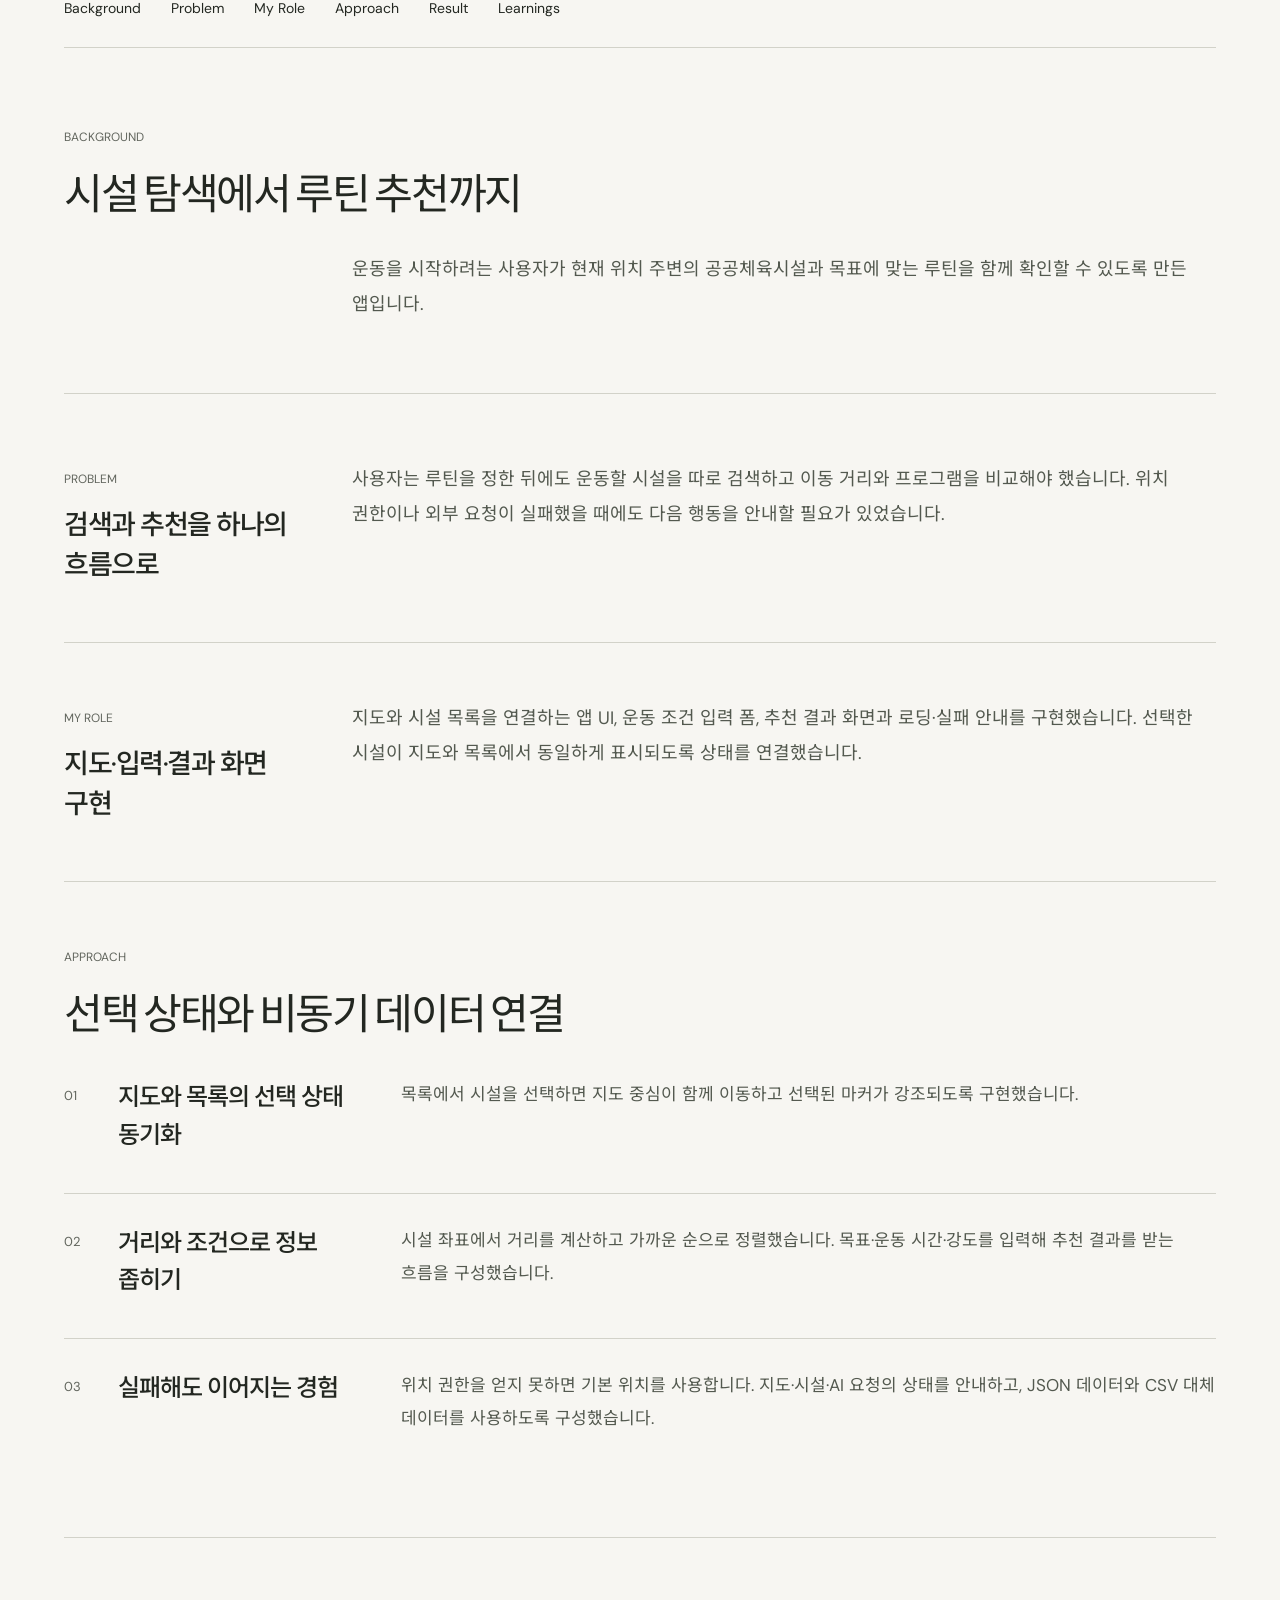
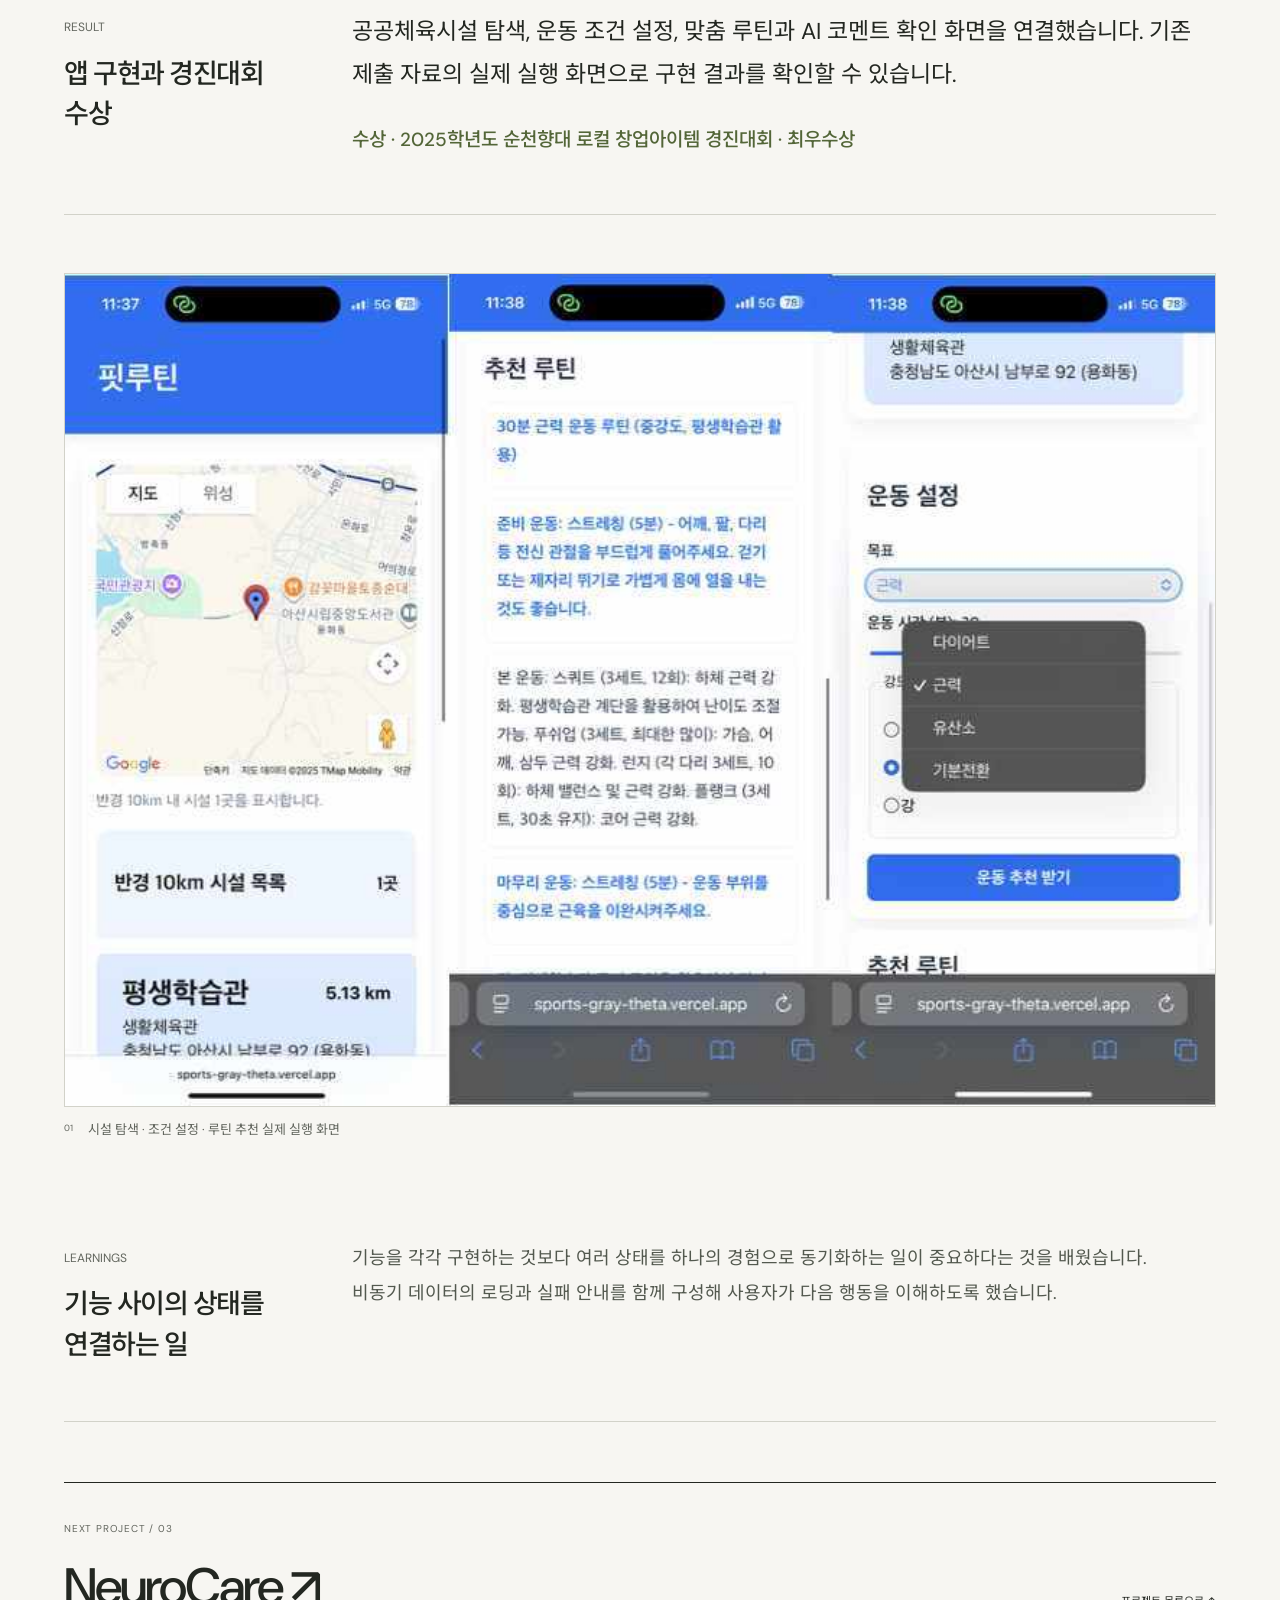
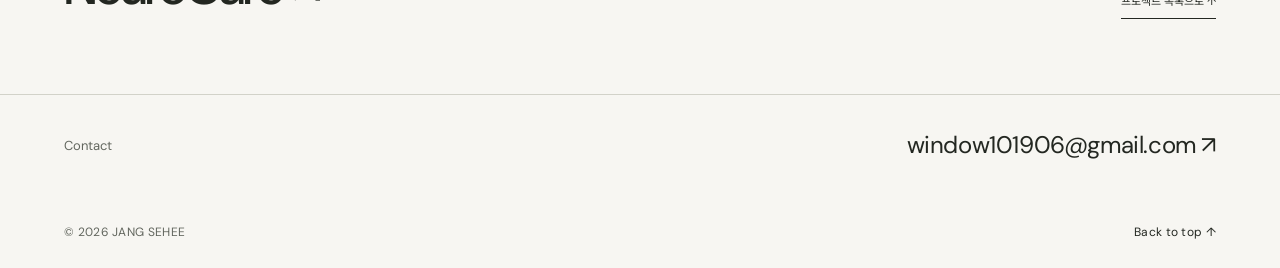
<file: fitroutine.html>
<!doctype html>
<html lang="ko"><head><meta charset="utf-8"><meta name="viewport" content="width=device-width,initial-scale=1"><meta name="description" content="현재 위치에서 운동 시설을 찾고, 목표·시간·강도를 선택해 맞춤 루틴을 확인하는 과정을 하나의 앱 경험으로 연결했습니다."><meta name="theme-color" content="#f5f4ef"><title>FITROUTINE — 장세희 포트폴리오</title><link rel="icon" href="assets/favicon.svg" type="image/svg+xml"><link rel="stylesheet" href="style.css"><link rel="stylesheet" href="mobile.css"><link rel="stylesheet" href="refined.css"><script src="app.js" defer></script></head><body id="top" class="detail-page"><a class="skip-link" href="#main">본문으로 건너뛰기</a><header class="site-header"><div class="shell nav-inner"><a class="wordmark" href="index.html" aria-label="장세희 포트폴리오 홈">sehee<span class="brand-dot"></span></a><nav aria-label="주요 메뉴"><a href="index.html#work">Archive <span class="nav-count">04</span></a><a href="index.html#about">About</a><a href="index.html#contact">Contact</a></nav></div></header><main id="main"><div class="shell"><div class="case-breadcrumb"><a href="index.html#work">← 모든 프로젝트</a><span>CASE STUDY / 02</span></div><header class="case-hero"><span class="case-category">Fitness · App UI</span><h1>FITROUTINE</h1><p class="case-title">운동 장소부터 루틴까지,<br>하나의 흐름으로.</p><p class="case-summary">현재 위치에서 운동 시설을 찾고, 목표·시간·강도를 선택해 맞춤 루틴을 확인하는 과정을 하나의 앱 경험으로 연결했습니다.</p><dl class="case-meta"><div><dt>ROLE</dt><dd>앱 프론트엔드</dd></div><div><dt>PERIOD</dt><dd>2025.12</dd></div><div><dt>TYPE</dt><dd>앱 · 팀 프로젝트</dd></div><div><dt>STACK</dt><dd>React / Google Maps / Gemini API</dd></div></dl></header><div class="case-cover fit"><img src="assets/fitroutine-app-screens.jpg" alt="FITROUTINE의 시설 지도, 운동 조건 설정, 루틴 추천 실제 앱 화면" loading="lazy" decoding="async"></div><nav class="case-nav" aria-label="케이스 스터디 목차"><a href="#background">Background</a><a href="#problem">Problem</a><a href="#role">My Role</a><a href="#approach">Approach</a><a href="#result">Result</a><a href="#learnings">Learnings</a></nav><div class="case-layout"><div class="case-body"><section class="case-section" id="background"><div class="case-section-heading"><span class="section-label"><span>01</span> BACKGROUND</span><h2>시설 탐색에서 루틴 추천까지</h2></div><div class="case-content"><p>운동을 시작하려는 사용자가 현재 위치 주변의 공공체육시설과 목표에 맞는 루틴을 함께 확인할 수 있도록 만든 앱입니다.</p></div></section><section class="case-section" id="problem"><div class="case-section-heading"><span class="section-label"><span>02</span> PROBLEM</span><h2>검색과 추천을 하나의 흐름으로</h2></div><div class="case-content"><p>사용자는 루틴을 정한 뒤에도 운동할 시설을 따로 검색하고 이동 거리와 프로그램을 비교해야 했습니다. 위치 권한이나 외부 요청이 실패했을 때에도 다음 행동을 안내할 필요가 있었습니다.</p></div></section><section class="case-section" id="role"><div class="case-section-heading"><span class="section-label"><span>03</span> MY ROLE</span><h2>지도·입력·결과 화면 구현</h2></div><div class="case-content"><p>지도와 시설 목록을 연결하는 앱 UI, 운동 조건 입력 폼, 추천 결과 화면과 로딩·실패 안내를 구현했습니다. 선택한 시설이 지도와 목록에서 동일하게 표시되도록 상태를 연결했습니다.</p></div></section><section class="case-section" id="approach"><div class="case-section-heading"><span class="section-label"><span>04</span> APPROACH</span><h2>선택 상태와 비동기 데이터 연결</h2></div><div class="case-content"><ol class="approach-list"><li><span>01</span><div><h3>지도와 목록의 선택 상태 동기화</h3><p>목록에서 시설을 선택하면 지도 중심이 함께 이동하고 선택된 마커가 강조되도록 구현했습니다.</p></div></li><li><span>02</span><div><h3>거리와 조건으로 정보 좁히기</h3><p>시설 좌표에서 거리를 계산하고 가까운 순으로 정렬했습니다. 목표·운동 시간·강도를 입력해 추천 결과를 받는 흐름을 구성했습니다.</p></div></li><li><span>03</span><div><h3>실패해도 이어지는 경험</h3><p>위치 권한을 얻지 못하면 기본 위치를 사용합니다. 지도·시설·AI 요청의 상태를 안내하고, JSON 데이터와 CSV 대체 데이터를 사용하도록 구성했습니다.</p></div></li></ol></div></section><section class="case-section" id="result"><div class="case-section-heading"><span class="section-label"><span>05</span> RESULT</span><h2>앱 구현과 경진대회 수상</h2></div><div class="case-content"><p>공공체육시설 탐색, 운동 조건 설정, 맞춤 루틴과 AI 코멘트 확인 화면을 연결했습니다. 기존 제출 자료의 실제 실행 화면으로 구현 결과를 확인할 수 있습니다.</p><p><strong>수상 · 2025학년도 순천향대 로컬 창업아이템 경진대회 · 최우수상</strong></p></div></section><div class="case-gallery "><figure class="case-figure"><button class="image-expand" type="button" data-image="assets/fitroutine-app-screens.jpg" data-caption="시설 탐색 · 조건 설정 · 루틴 추천 실제 실행 화면" aria-label="시설 탐색 · 조건 설정 · 루틴 추천 실제 실행 화면 확대 보기"><img src="assets/fitroutine-app-screens.jpg" alt="시설 탐색 · 조건 설정 · 루틴 추천 실제 실행 화면" loading="lazy" decoding="async"><span class="expand-label">확대 보기 ⤢</span></button><figcaption><span>01</span>시설 탐색 · 조건 설정 · 루틴 추천 실제 실행 화면</figcaption></figure></div><section class="case-section" id="learnings"><div class="case-section-heading"><span class="section-label"><span>06</span> LEARNINGS</span><h2>기능 사이의 상태를 연결하는 일</h2></div><div class="case-content"><p>기능을 각각 구현하는 것보다 여러 상태를 하나의 경험으로 동기화하는 일이 중요하다는 것을 배웠습니다. 비동기 데이터의 로딩과 실패 안내를 함께 구성해 사용자가 다음 행동을 이해하도록 했습니다.</p></div></section></div></div><div class="case-next"><div><span>NEXT PROJECT / 03</span><h2><a href="neurocare.html">NeuroCare <span aria-hidden="true">↗</span></a></h2></div><a class="text-link" href="index.html#work">프로젝트 목록으로 ↑</a></div></div><section class="case-contact"><div class="shell"><p>Contact</p><a href="mailto:window101906@gmail.com">window101906@gmail.com <span aria-hidden="true">↗</span></a></div></section></main><footer class="shell site-footer"><span>© 2026 JANG SEHEE</span><a href="#top">Back to top ↑</a></footer><dialog class="image-dialog" aria-labelledby="image-caption"><div class="dialog-bar"><p id="image-caption"></p><button type="button" class="dialog-close" autofocus aria-label="확대 이미지 닫기">닫기 ×</button></div><div class="dialog-image"></div></dialog></body></html>
</file>
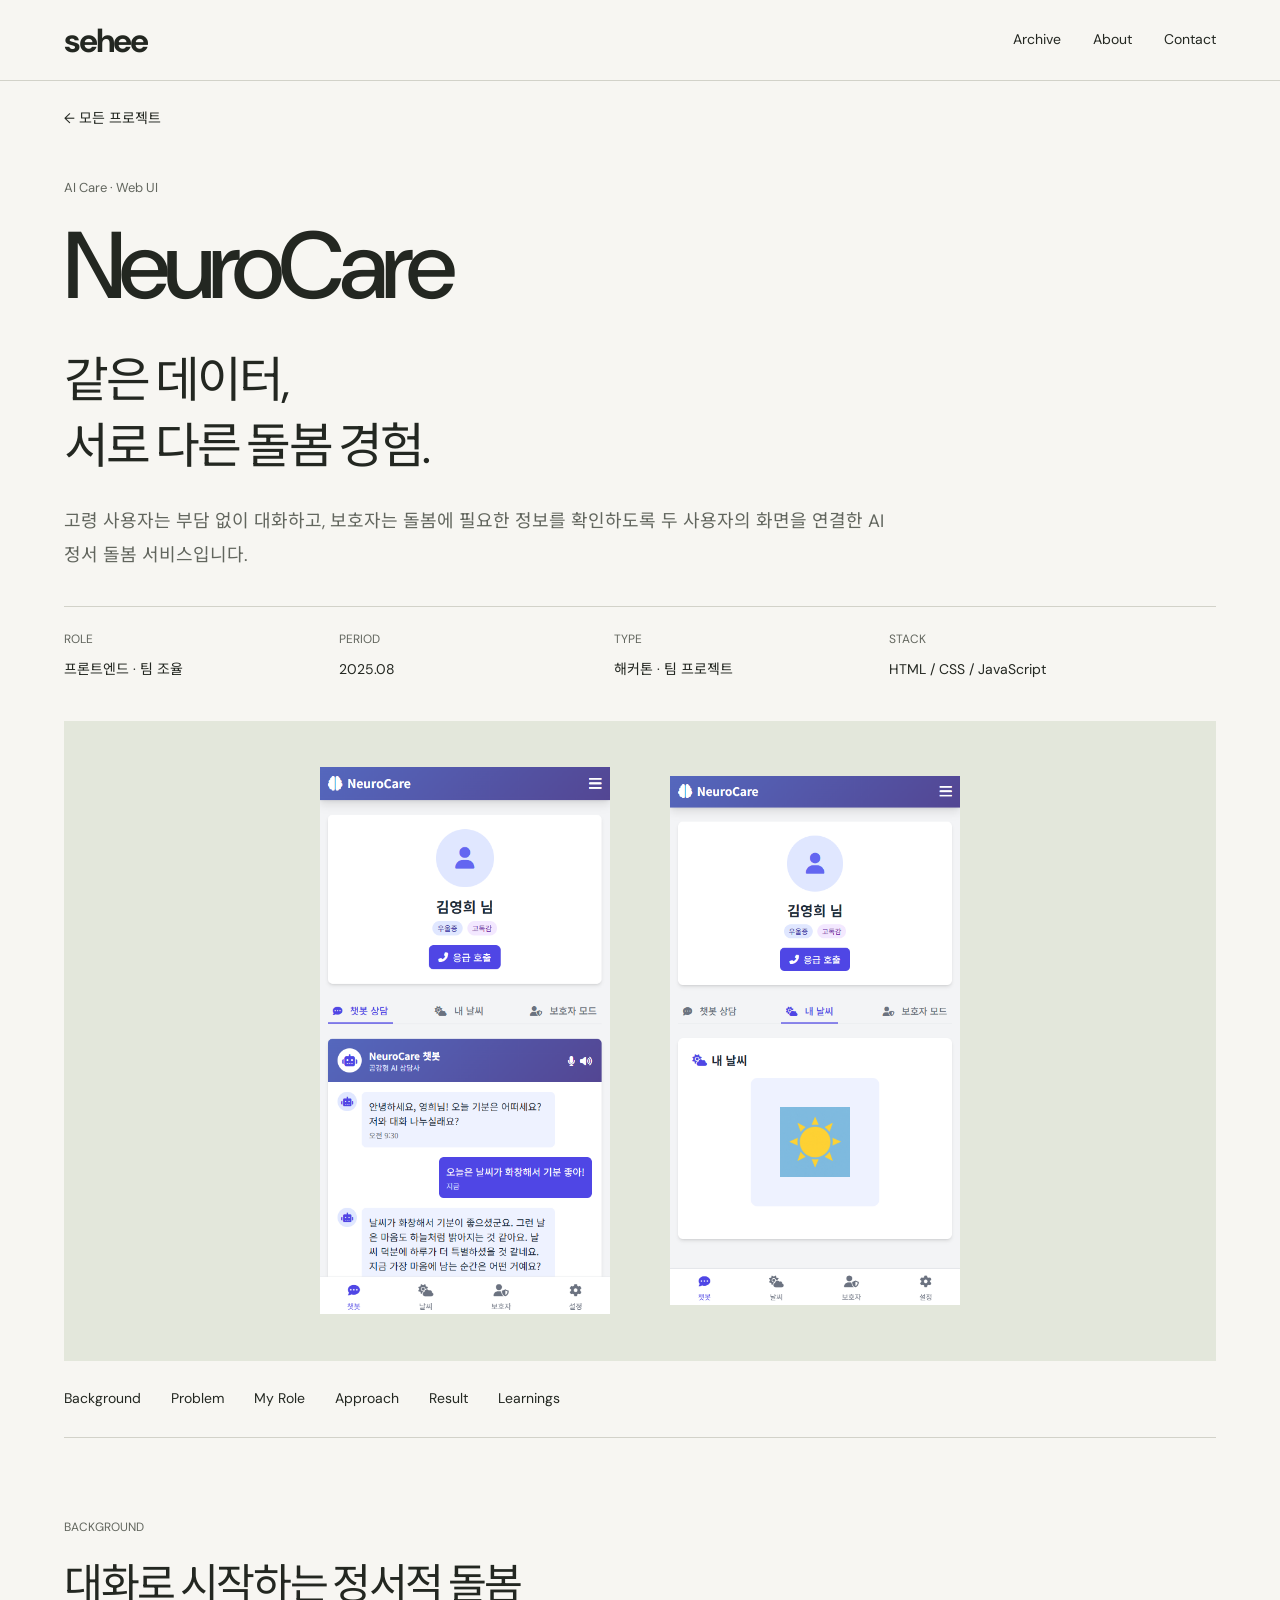
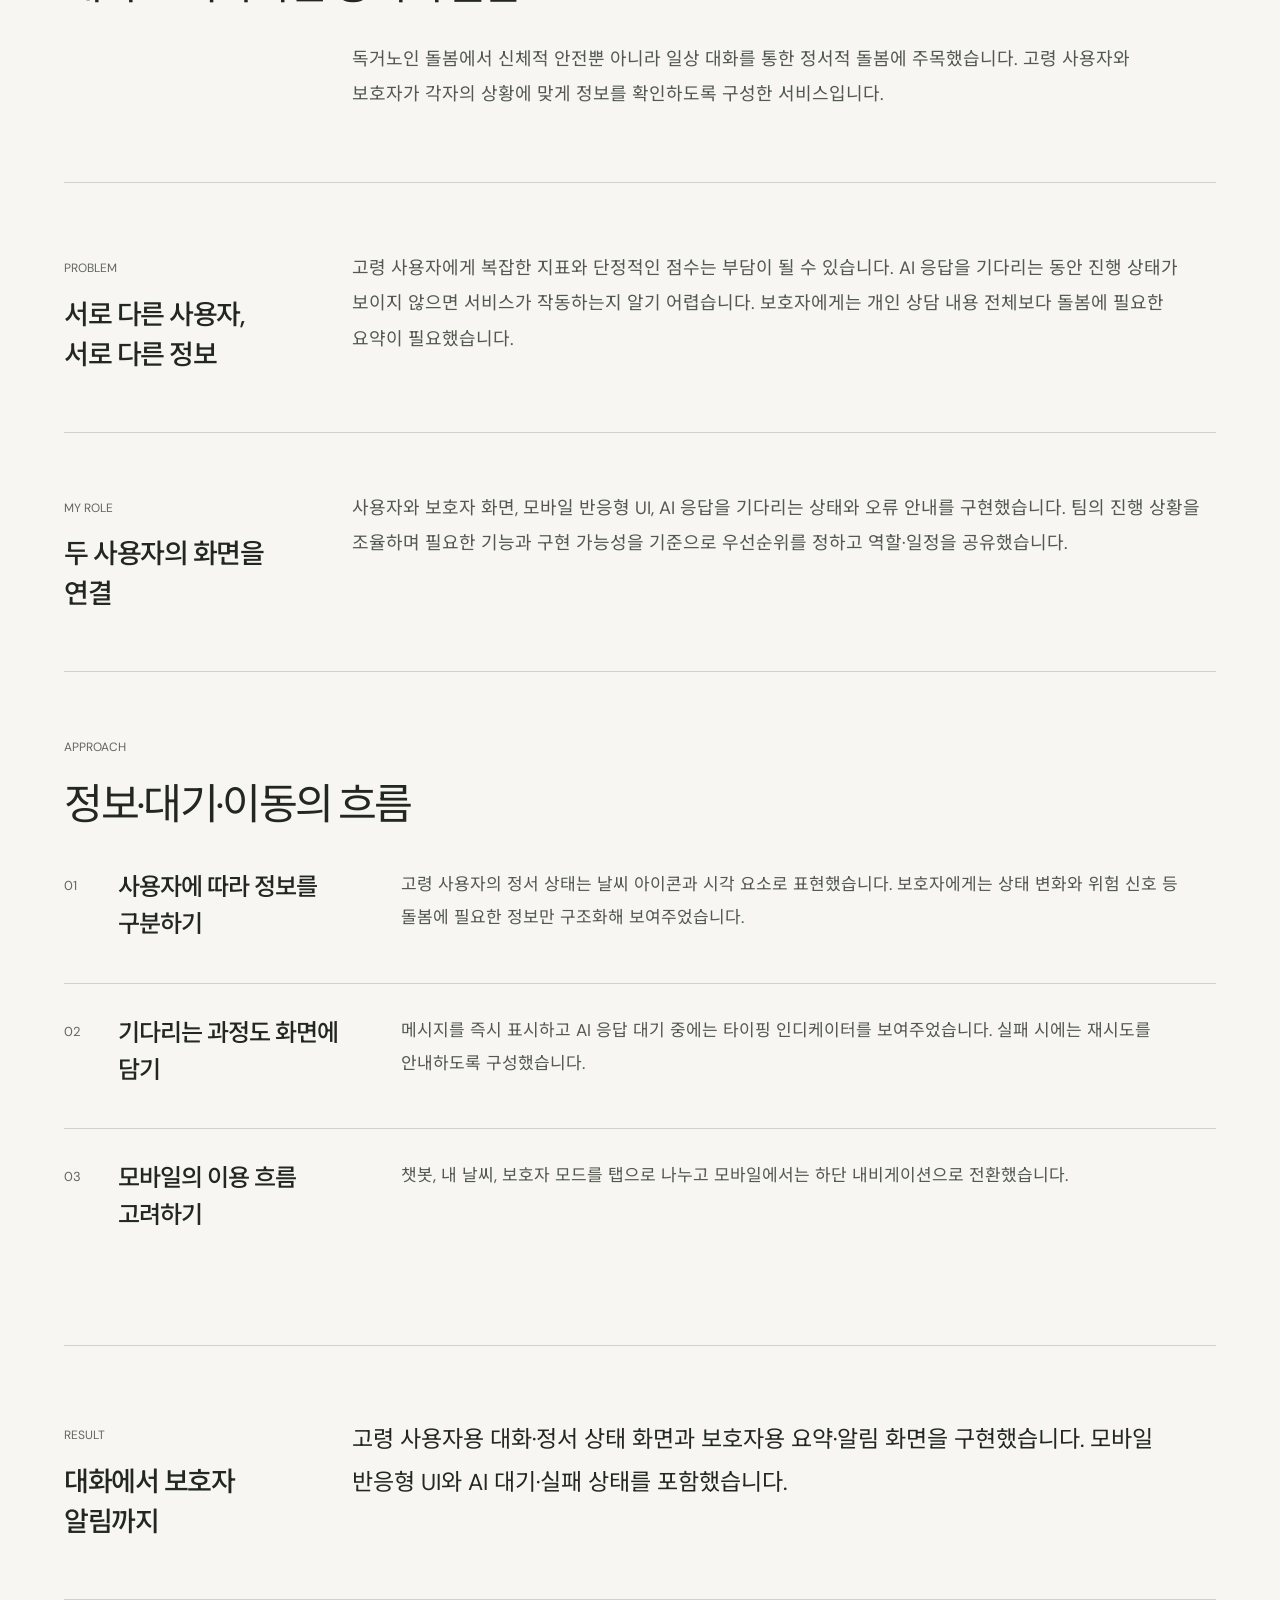
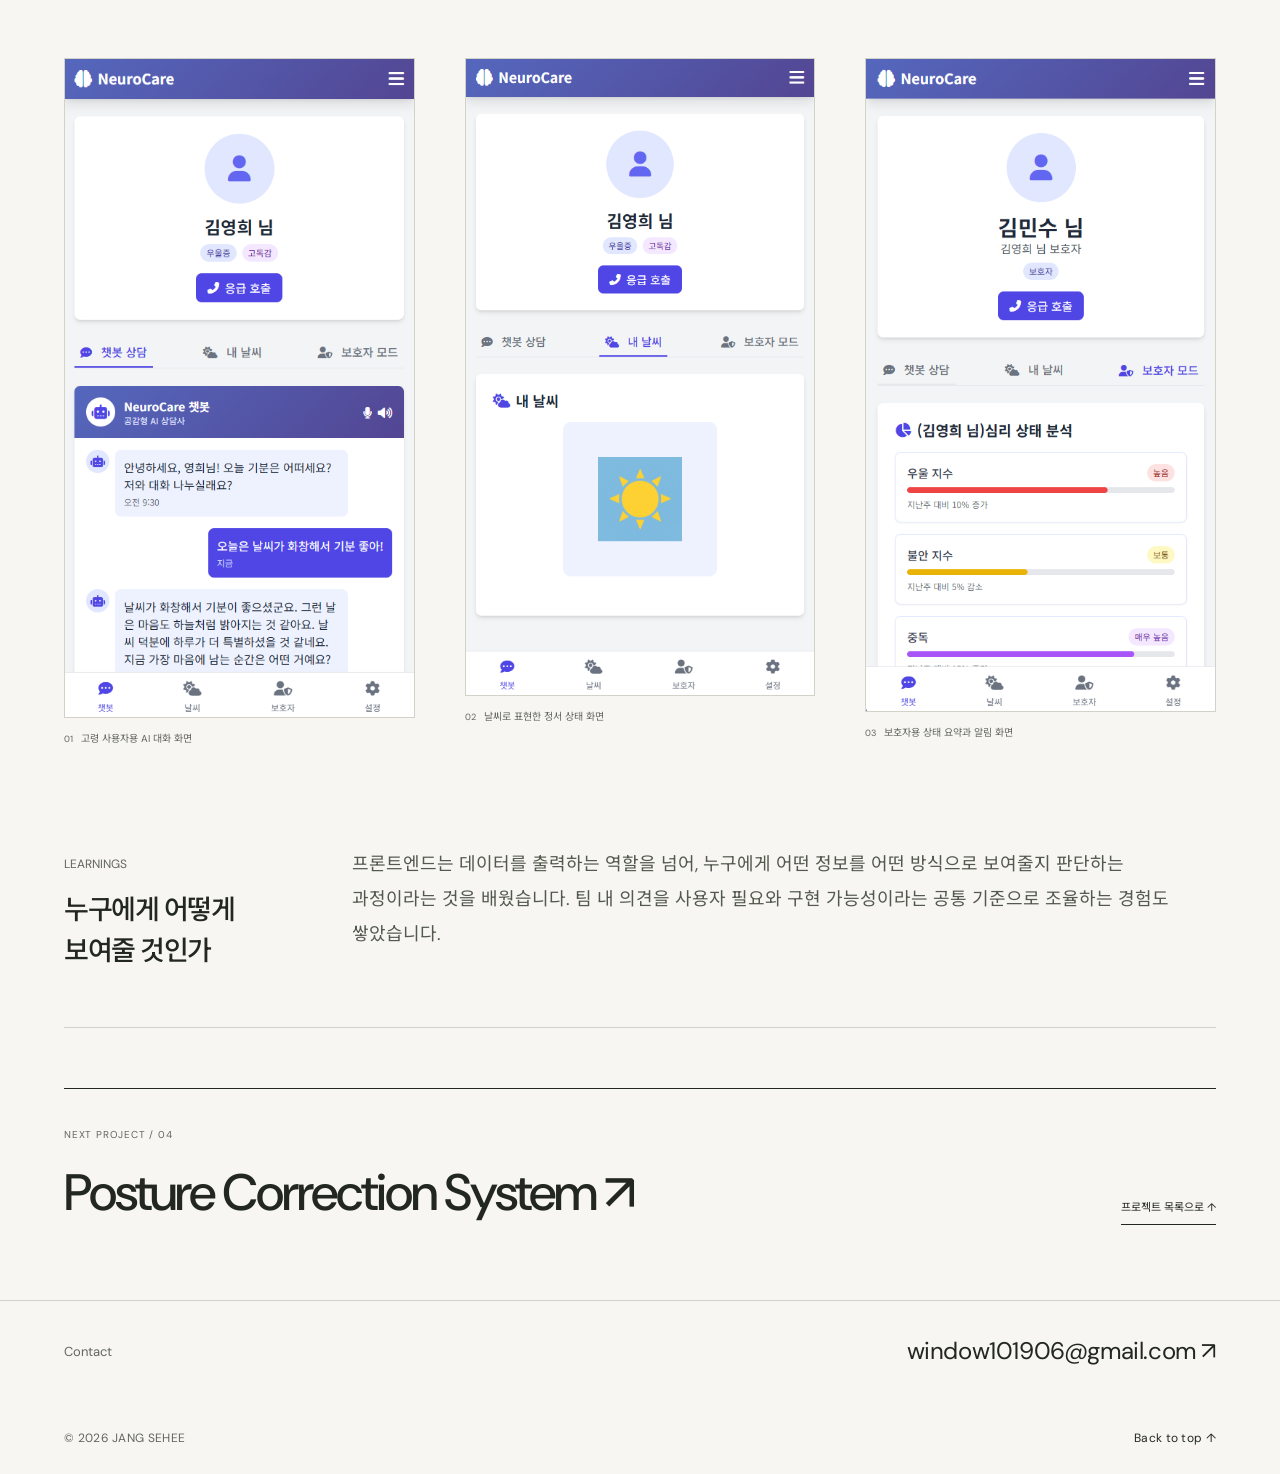
<file: neurocare.html>
<!doctype html>
<html lang="ko"><head><meta charset="utf-8"><meta name="viewport" content="width=device-width,initial-scale=1"><meta name="description" content="고령 사용자는 부담 없이 대화하고, 보호자는 돌봄에 필요한 정보를 확인하도록 두 사용자의 화면을 연결한 AI 정서 돌봄 서비스입니다."><meta name="theme-color" content="#f5f4ef"><title>NeuroCare — 장세희 포트폴리오</title><link rel="icon" href="assets/favicon.svg" type="image/svg+xml"><link rel="stylesheet" href="style.css"><link rel="stylesheet" href="mobile.css"><link rel="stylesheet" href="refined.css"><script src="app.js" defer></script></head><body id="top" class="detail-page"><a class="skip-link" href="#main">본문으로 건너뛰기</a><header class="site-header"><div class="shell nav-inner"><a class="wordmark" href="index.html" aria-label="장세희 포트폴리오 홈">sehee<span class="brand-dot"></span></a><nav aria-label="주요 메뉴"><a href="index.html#work">Archive <span class="nav-count">04</span></a><a href="index.html#about">About</a><a href="index.html#contact">Contact</a></nav></div></header><main id="main"><div class="shell"><div class="case-breadcrumb"><a href="index.html#work">← 모든 프로젝트</a><span>CASE STUDY / 03</span></div><header class="case-hero"><span class="case-category">AI Care · Web UI</span><h1>NeuroCare</h1><p class="case-title">같은 데이터,<br>서로 다른 돌봄 경험.</p><p class="case-summary">고령 사용자는 부담 없이 대화하고, 보호자는 돌봄에 필요한 정보를 확인하도록 두 사용자의 화면을 연결한 AI 정서 돌봄 서비스입니다.</p><dl class="case-meta"><div><dt>ROLE</dt><dd>프론트엔드 · 팀 조율</dd></div><div><dt>PERIOD</dt><dd>2025.08</dd></div><div><dt>TYPE</dt><dd>해커톤 · 팀 프로젝트</dd></div><div><dt>STACK</dt><dd>HTML / CSS / JavaScript</dd></div></dl></header><div class="case-cover neuro"><div class="screen-pair"><img src="assets/neuro-chatbot.png" alt="NeuroCare 대화 화면" fetchpriority="high"><img src="assets/neuro-weather.png" alt="NeuroCare 정서 상태 화면" loading="lazy"></div></div><nav class="case-nav" aria-label="케이스 스터디 목차"><a href="#background">Background</a><a href="#problem">Problem</a><a href="#role">My Role</a><a href="#approach">Approach</a><a href="#result">Result</a><a href="#learnings">Learnings</a></nav><div class="case-layout"><div class="case-body"><section class="case-section" id="background"><div class="case-section-heading"><span class="section-label"><span>01</span> BACKGROUND</span><h2>대화로 시작하는 정서적 돌봄</h2></div><div class="case-content"><p>독거노인 돌봄에서 신체적 안전뿐 아니라 일상 대화를 통한 정서적 돌봄에 주목했습니다. 고령 사용자와 보호자가 각자의 상황에 맞게 정보를 확인하도록 구성한 서비스입니다.</p></div></section><section class="case-section" id="problem"><div class="case-section-heading"><span class="section-label"><span>02</span> PROBLEM</span><h2>서로 다른 사용자,<br>서로 다른 정보</h2></div><div class="case-content"><p>고령 사용자에게 복잡한 지표와 단정적인 점수는 부담이 될 수 있습니다. AI 응답을 기다리는 동안 진행 상태가 보이지 않으면 서비스가 작동하는지 알기 어렵습니다. 보호자에게는 개인 상담 내용 전체보다 돌봄에 필요한 요약이 필요했습니다.</p></div></section><section class="case-section" id="role"><div class="case-section-heading"><span class="section-label"><span>03</span> MY ROLE</span><h2>두 사용자의 화면을 연결</h2></div><div class="case-content"><p>사용자와 보호자 화면, 모바일 반응형 UI, AI 응답을 기다리는 상태와 오류 안내를 구현했습니다. 팀의 진행 상황을 조율하며 필요한 기능과 구현 가능성을 기준으로 우선순위를 정하고 역할·일정을 공유했습니다.</p></div></section><section class="case-section" id="approach"><div class="case-section-heading"><span class="section-label"><span>04</span> APPROACH</span><h2>정보·대기·이동의 흐름</h2></div><div class="case-content"><ol class="approach-list"><li><span>01</span><div><h3>사용자에 따라 정보를 구분하기</h3><p>고령 사용자의 정서 상태는 날씨 아이콘과 시각 요소로 표현했습니다. 보호자에게는 상태 변화와 위험 신호 등 돌봄에 필요한 정보만 구조화해 보여주었습니다.</p></div></li><li><span>02</span><div><h3>기다리는 과정도 화면에 담기</h3><p>메시지를 즉시 표시하고 AI 응답 대기 중에는 타이핑 인디케이터를 보여주었습니다. 실패 시에는 재시도를 안내하도록 구성했습니다.</p></div></li><li><span>03</span><div><h3>모바일의 이용 흐름 고려하기</h3><p>챗봇, 내 날씨, 보호자 모드를 탭으로 나누고 모바일에서는 하단 내비게이션으로 전환했습니다.</p></div></li></ol></div></section><section class="case-section" id="result"><div class="case-section-heading"><span class="section-label"><span>05</span> RESULT</span><h2>대화에서 보호자 알림까지</h2></div><div class="case-content"><p>고령 사용자용 대화·정서 상태 화면과 보호자용 요약·알림 화면을 구현했습니다. 모바일 반응형 UI와 AI 대기·실패 상태를 포함했습니다.</p></div></section><div class="case-gallery phone-gallery"><figure class="case-figure"><button class="image-expand" type="button" data-image="assets/neuro-chatbot.png" data-caption="고령 사용자용 AI 대화 화면" aria-label="고령 사용자용 AI 대화 화면 확대 보기"><img src="assets/neuro-chatbot.png" alt="고령 사용자용 AI 대화 화면" loading="lazy" decoding="async"><span class="expand-label">확대 보기 ⤢</span></button><figcaption><span>01</span>고령 사용자용 AI 대화 화면</figcaption></figure><figure class="case-figure"><button class="image-expand" type="button" data-image="assets/neuro-weather.png" data-caption="날씨로 표현한 정서 상태 화면" aria-label="날씨로 표현한 정서 상태 화면 확대 보기"><img src="assets/neuro-weather.png" alt="날씨로 표현한 정서 상태 화면" loading="lazy" decoding="async"><span class="expand-label">확대 보기 ⤢</span></button><figcaption><span>02</span>날씨로 표현한 정서 상태 화면</figcaption></figure><figure class="case-figure"><button class="image-expand" type="button" data-image="assets/neuro-guardian.png" data-caption="보호자용 상태 요약과 알림 화면" aria-label="보호자용 상태 요약과 알림 화면 확대 보기"><img src="assets/neuro-guardian.png" alt="보호자용 상태 요약과 알림 화면" loading="lazy" decoding="async"><span class="expand-label">확대 보기 ⤢</span></button><figcaption><span>03</span>보호자용 상태 요약과 알림 화면</figcaption></figure></div><section class="case-section" id="learnings"><div class="case-section-heading"><span class="section-label"><span>06</span> LEARNINGS</span><h2>누구에게 어떻게 보여줄 것인가</h2></div><div class="case-content"><p>프론트엔드는 데이터를 출력하는 역할을 넘어, 누구에게 어떤 정보를 어떤 방식으로 보여줄지 판단하는 과정이라는 것을 배웠습니다. 팀 내 의견을 사용자 필요와 구현 가능성이라는 공통 기준으로 조율하는 경험도 쌓았습니다.</p></div></section></div></div><div class="case-next"><div><span>NEXT PROJECT / 04</span><h2><a href="posture.html">Posture Correction System <span aria-hidden="true">↗</span></a></h2></div><a class="text-link" href="index.html#work">프로젝트 목록으로 ↑</a></div></div><section class="case-contact"><div class="shell"><p>Contact</p><a href="mailto:window101906@gmail.com">window101906@gmail.com <span aria-hidden="true">↗</span></a></div></section></main><footer class="shell site-footer"><span>© 2026 JANG SEHEE</span><a href="#top">Back to top ↑</a></footer><dialog class="image-dialog" aria-labelledby="image-caption"><div class="dialog-bar"><p id="image-caption"></p><button type="button" class="dialog-close" autofocus aria-label="확대 이미지 닫기">닫기 ×</button></div><div class="dialog-image"></div></dialog></body></html>
</file>
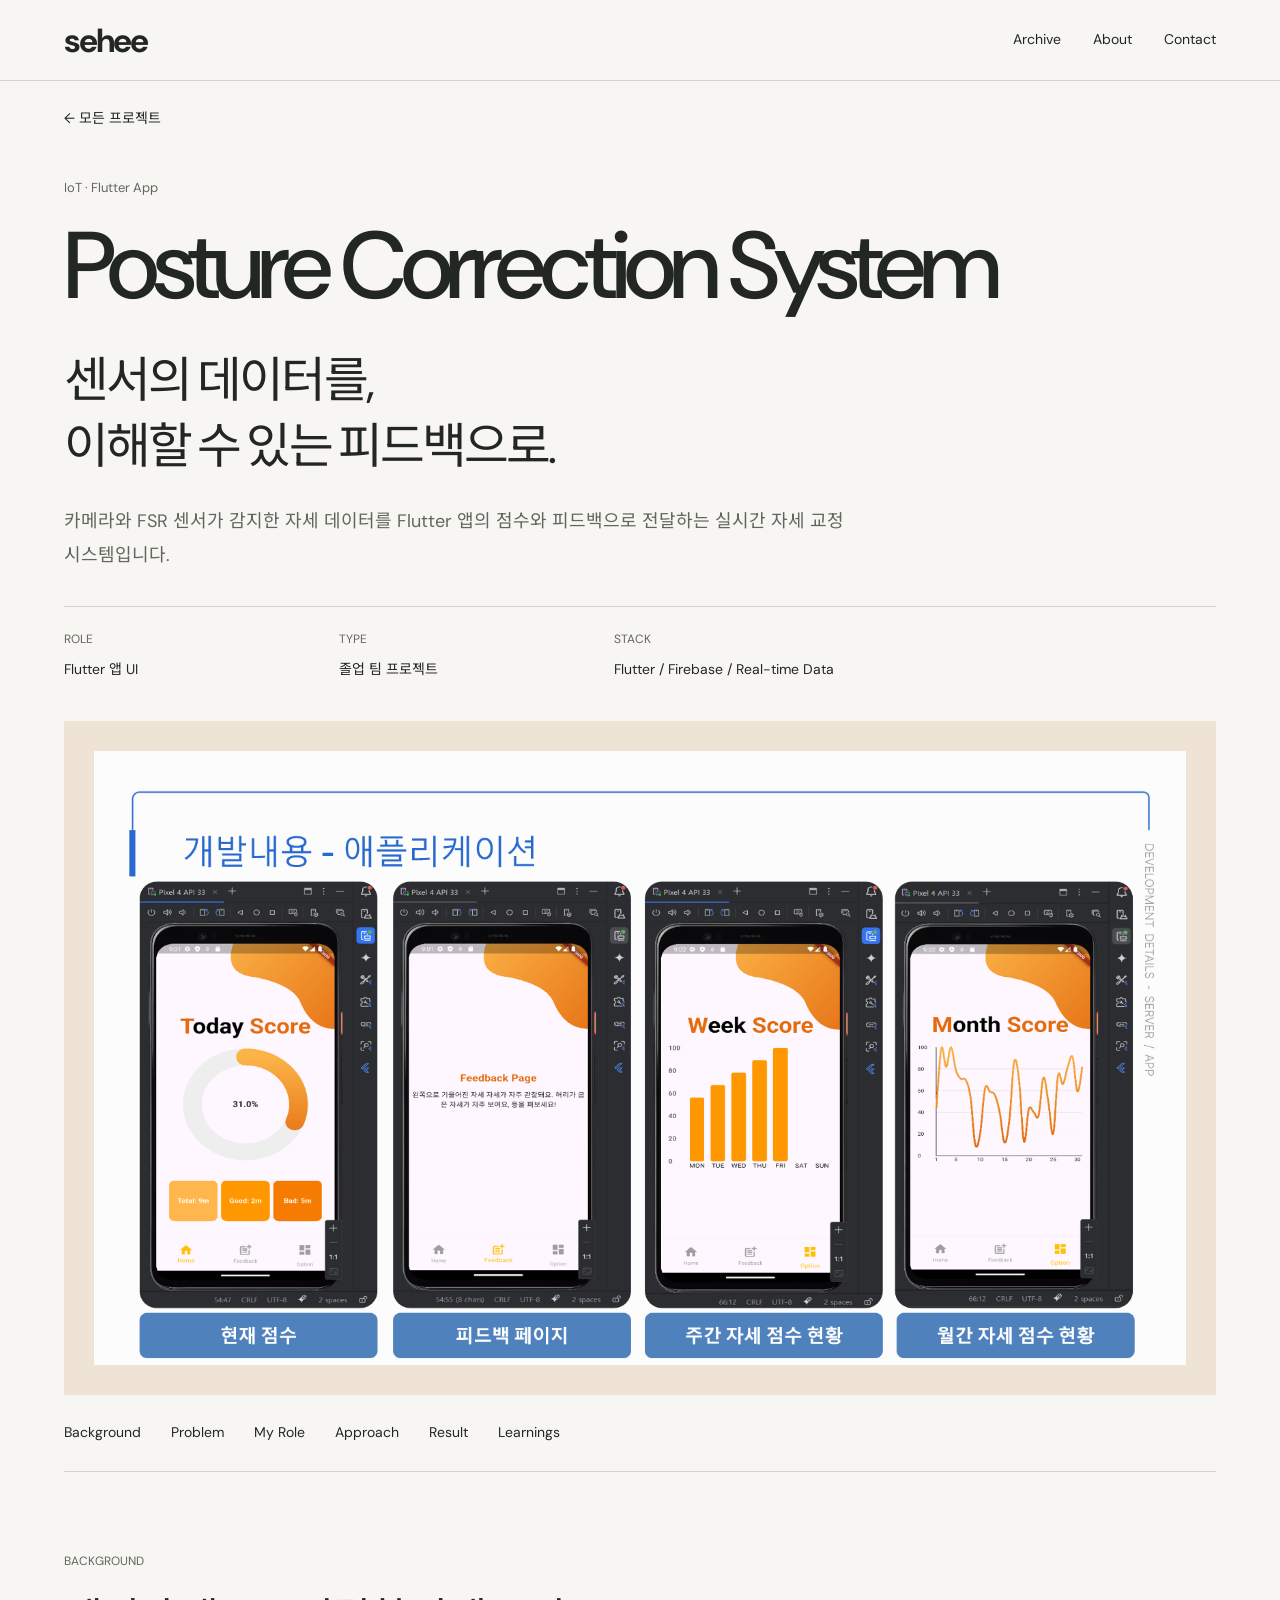
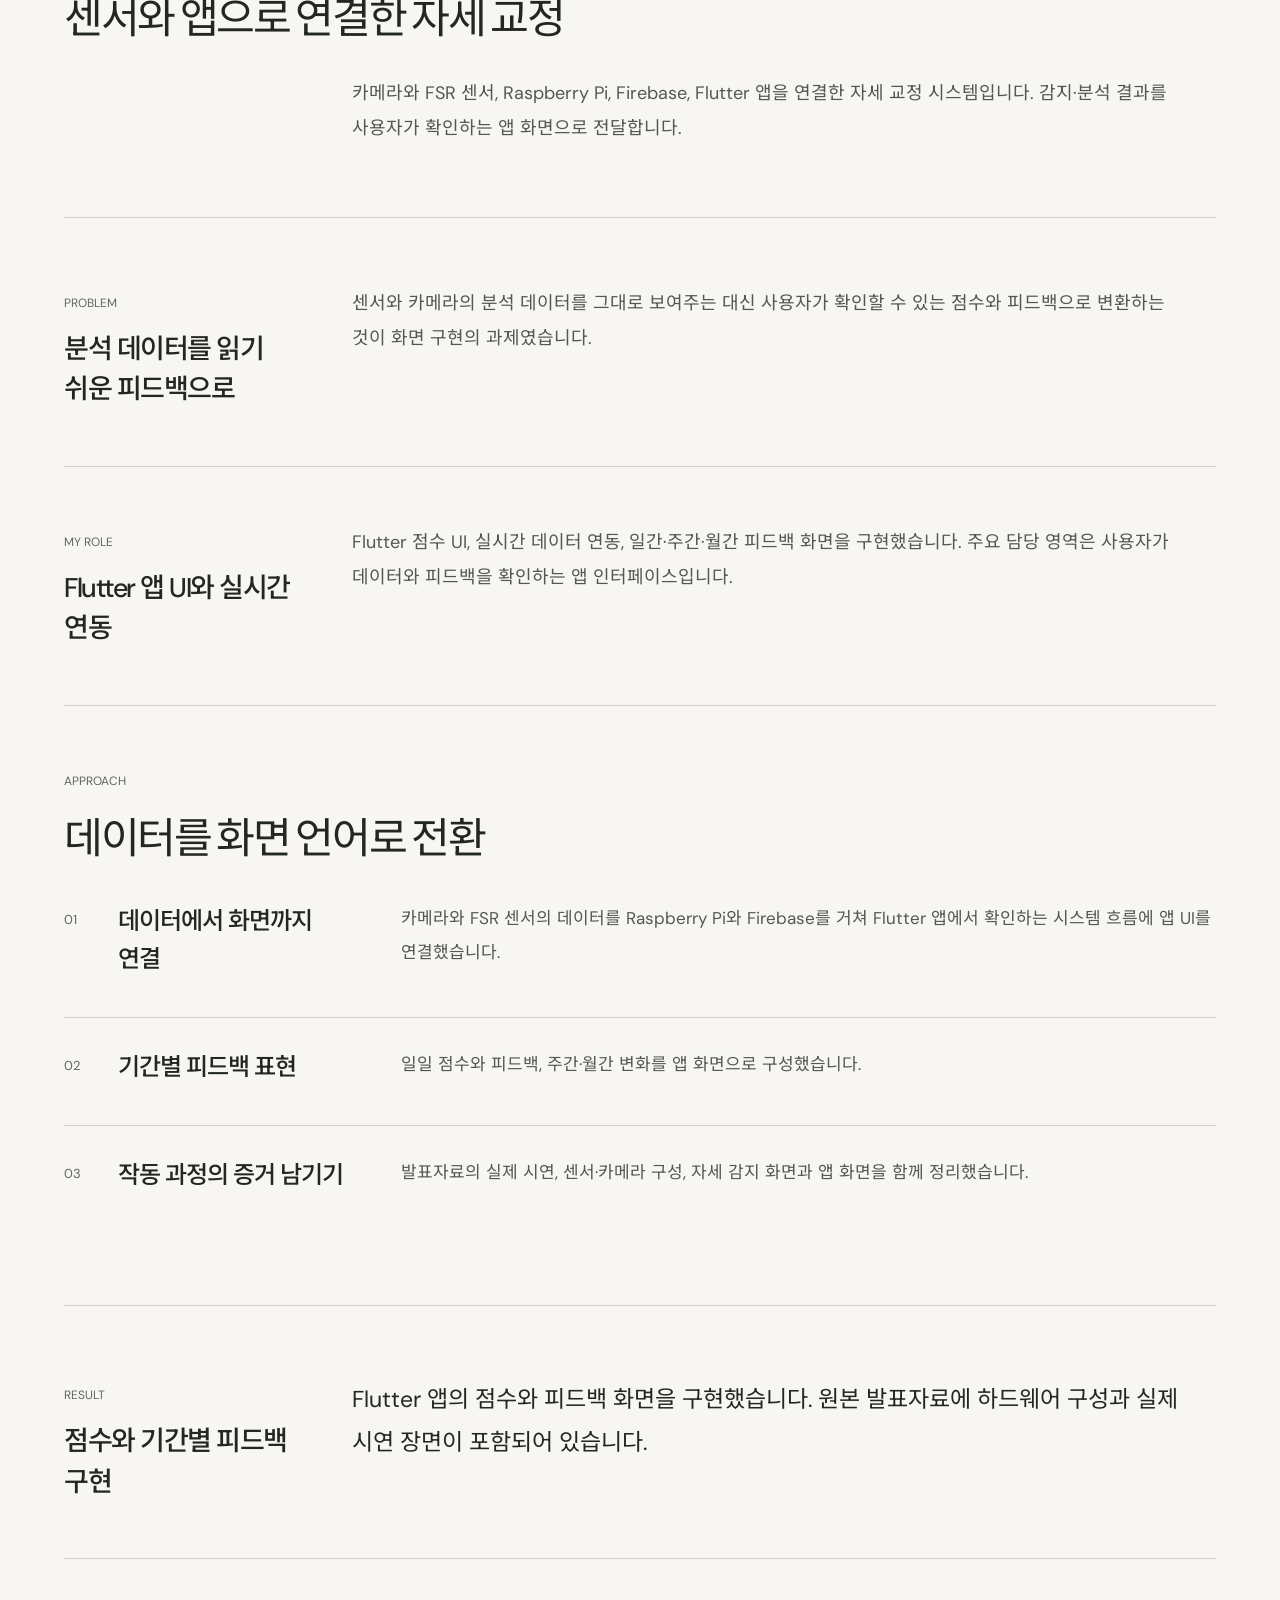
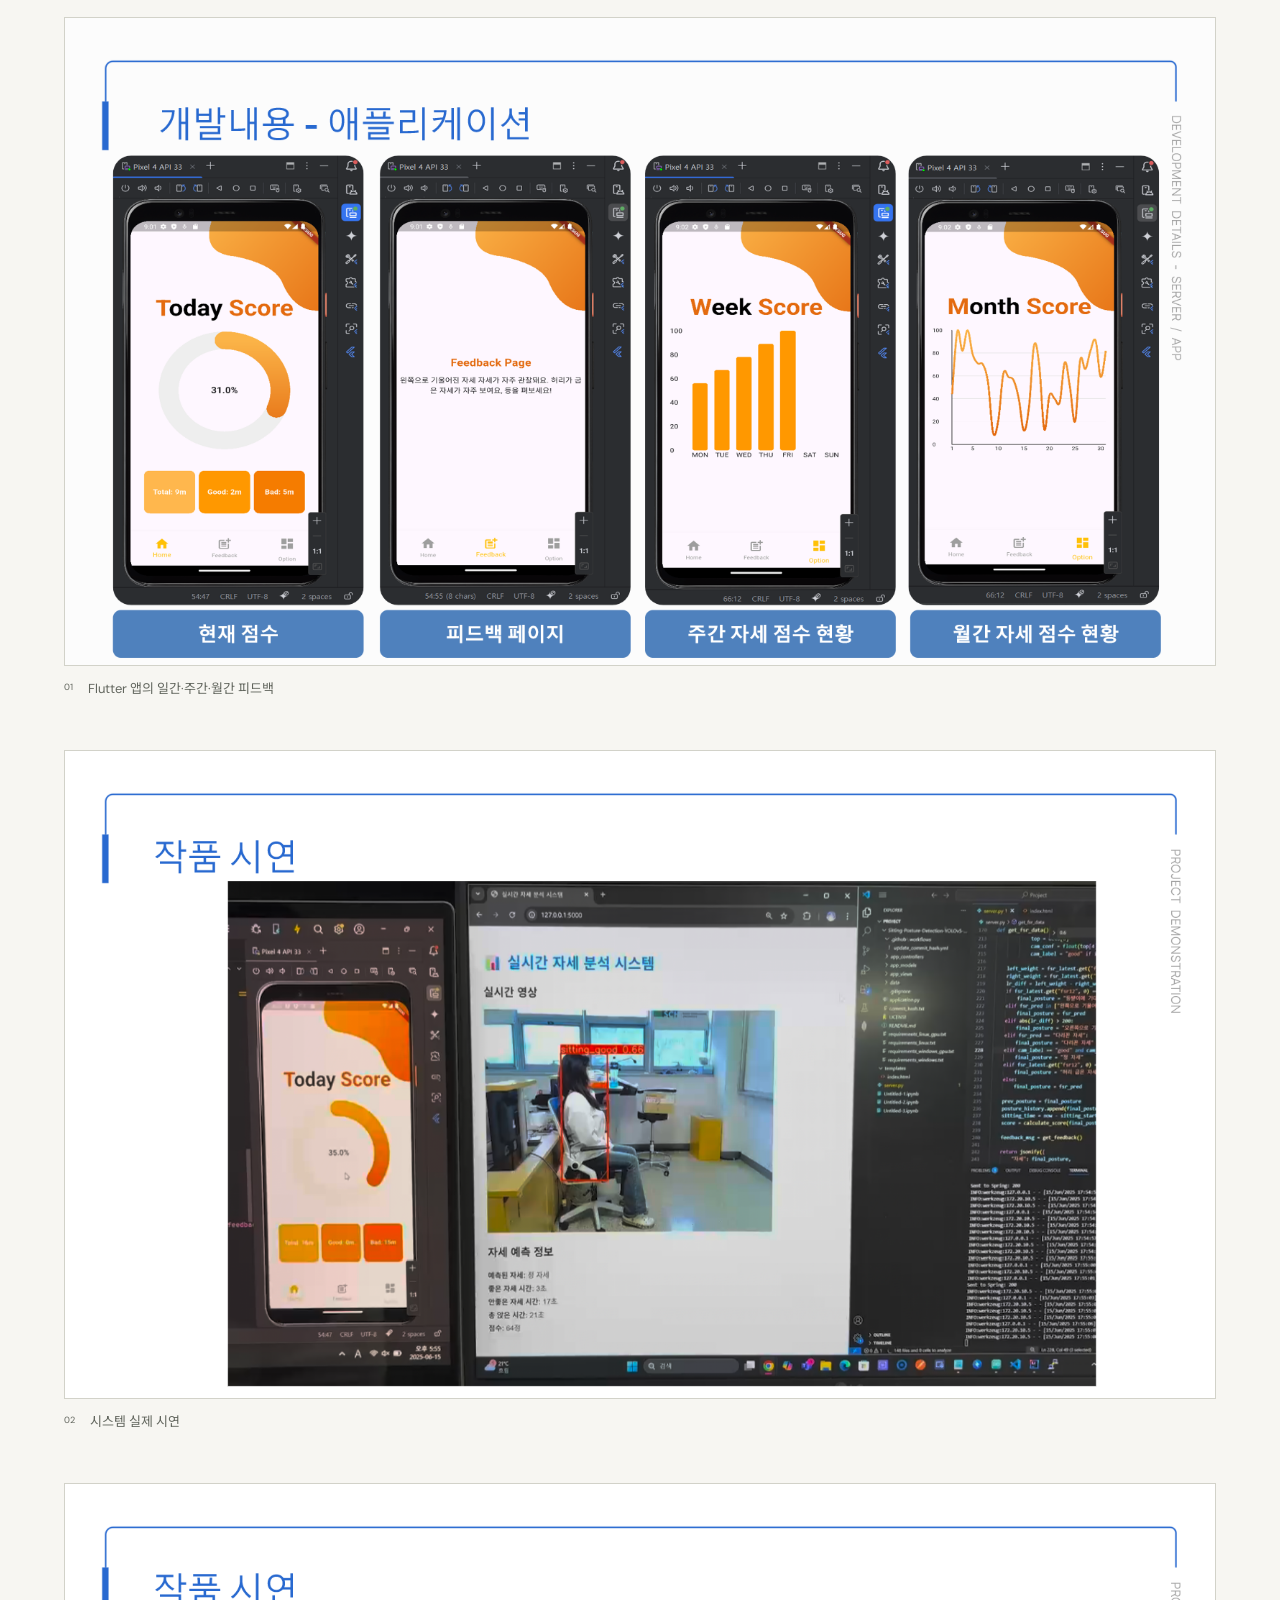
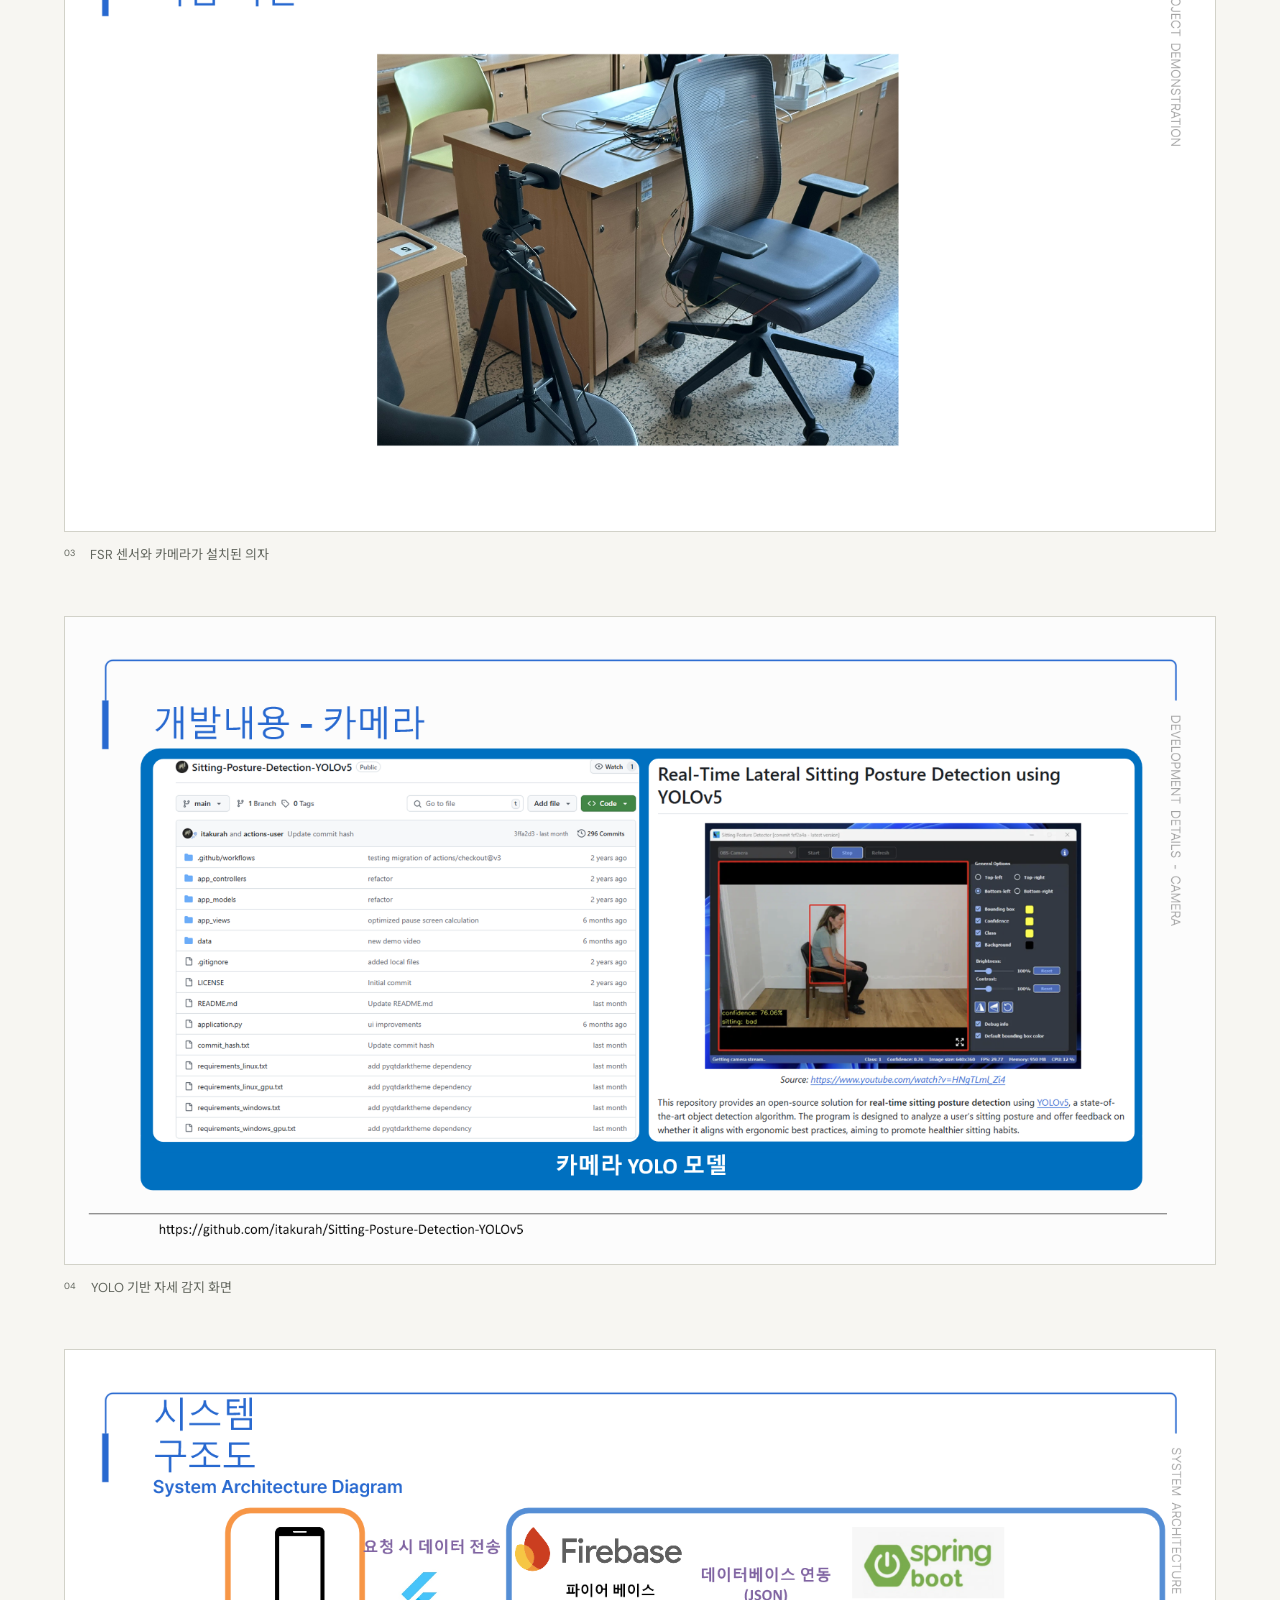
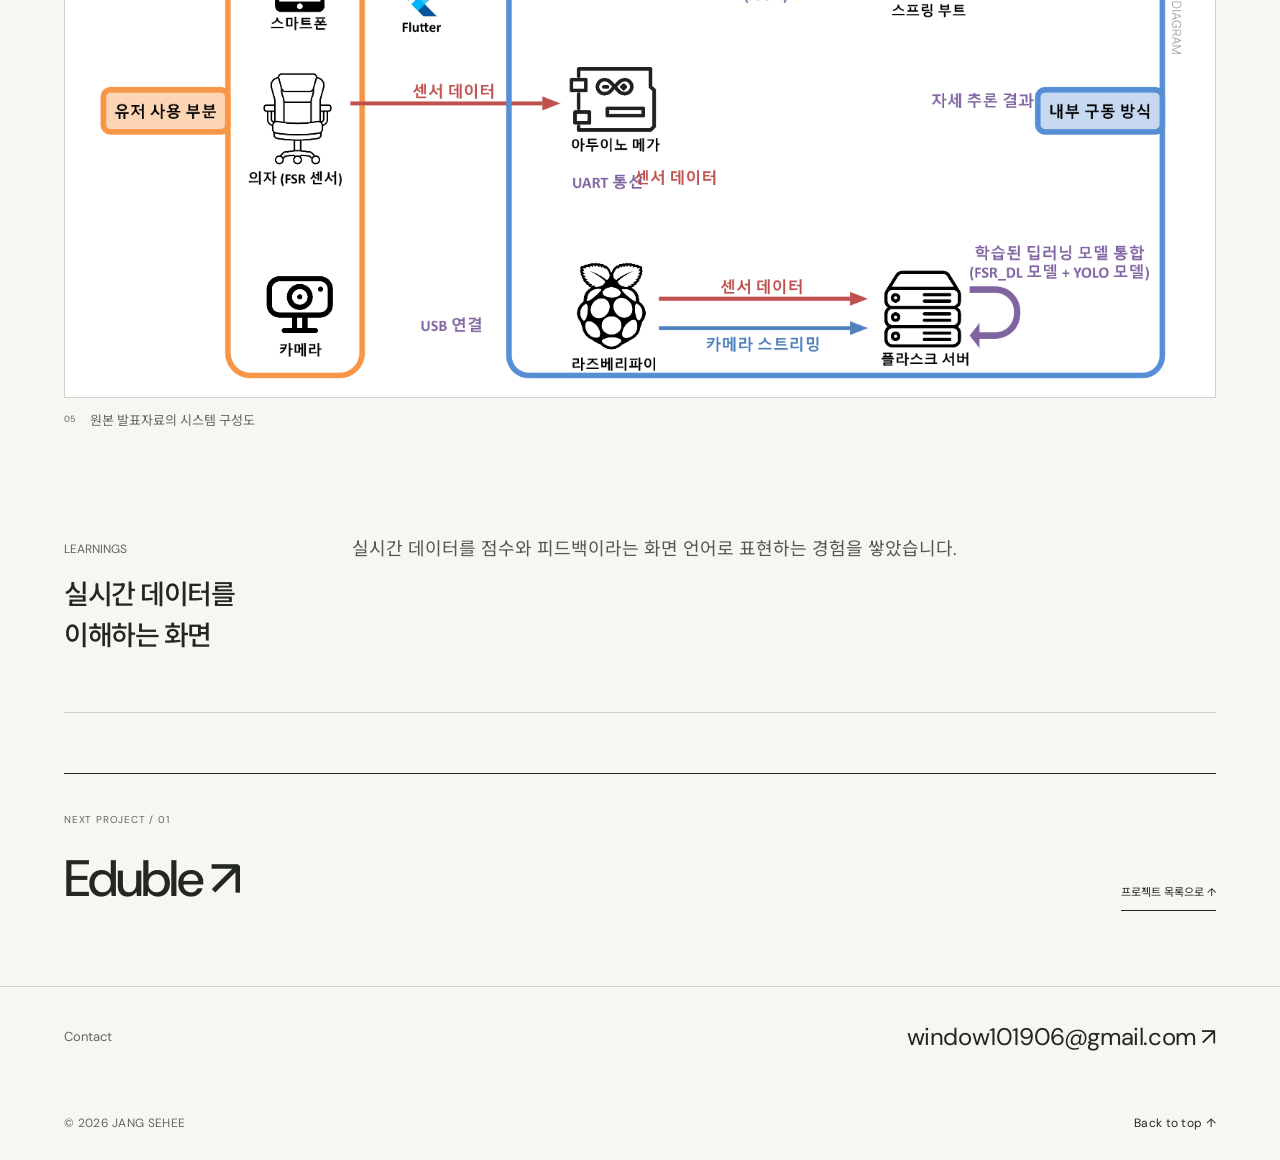
<file: posture.html>
<!doctype html>
<html lang="ko"><head><meta charset="utf-8"><meta name="viewport" content="width=device-width,initial-scale=1"><meta name="description" content="카메라와 FSR 센서가 감지한 자세 데이터를 Flutter 앱의 점수와 피드백으로 전달하는 실시간 자세 교정 시스템입니다."><meta name="theme-color" content="#f5f4ef"><title>Posture Correction System — 장세희 포트폴리오</title><link rel="icon" href="assets/favicon.svg" type="image/svg+xml"><link rel="stylesheet" href="style.css"><link rel="stylesheet" href="mobile.css"><link rel="stylesheet" href="refined.css"><script src="app.js" defer></script></head><body id="top" class="detail-page"><a class="skip-link" href="#main">본문으로 건너뛰기</a><header class="site-header"><div class="shell nav-inner"><a class="wordmark" href="index.html" aria-label="장세희 포트폴리오 홈">sehee<span class="brand-dot"></span></a><nav aria-label="주요 메뉴"><a href="index.html#work">Archive <span class="nav-count">04</span></a><a href="index.html#about">About</a><a href="index.html#contact">Contact</a></nav></div></header><main id="main"><div class="shell"><div class="case-breadcrumb"><a href="index.html#work">← 모든 프로젝트</a><span>CASE STUDY / 04</span></div><header class="case-hero"><span class="case-category">IoT · Flutter App</span><h1>Posture Correction System</h1><p class="case-title">센서의 데이터를,<br>이해할 수 있는 피드백으로.</p><p class="case-summary">카메라와 FSR 센서가 감지한 자세 데이터를 Flutter 앱의 점수와 피드백으로 전달하는 실시간 자세 교정 시스템입니다.</p><dl class="case-meta"><div><dt>ROLE</dt><dd>Flutter 앱 UI</dd></div><div><dt>TYPE</dt><dd>졸업 팀 프로젝트</dd></div><div><dt>STACK</dt><dd>Flutter / Firebase / Real-time Data</dd></div></dl></header><div class="case-cover posture"><img src="assets/posture-app-screens.png" alt="자세 교정 Flutter 앱의 일일, 주간, 월간 점수 화면" loading="lazy" decoding="async"></div><nav class="case-nav" aria-label="케이스 스터디 목차"><a href="#background">Background</a><a href="#problem">Problem</a><a href="#role">My Role</a><a href="#approach">Approach</a><a href="#result">Result</a><a href="#learnings">Learnings</a></nav><div class="case-layout"><div class="case-body"><section class="case-section" id="background"><div class="case-section-heading"><span class="section-label"><span>01</span> BACKGROUND</span><h2>센서와 앱으로 연결한 자세 교정</h2></div><div class="case-content"><p>카메라와 FSR 센서, Raspberry Pi, Firebase, Flutter 앱을 연결한 자세 교정 시스템입니다. 감지·분석 결과를 사용자가 확인하는 앱 화면으로 전달합니다.</p></div></section><section class="case-section" id="problem"><div class="case-section-heading"><span class="section-label"><span>02</span> PROBLEM</span><h2>분석 데이터를 읽기 쉬운 피드백으로</h2></div><div class="case-content"><p>센서와 카메라의 분석 데이터를 그대로 보여주는 대신 사용자가 확인할 수 있는 점수와 피드백으로 변환하는 것이 화면 구현의 과제였습니다.</p></div></section><section class="case-section" id="role"><div class="case-section-heading"><span class="section-label"><span>03</span> MY ROLE</span><h2>Flutter 앱 UI와 실시간 연동</h2></div><div class="case-content"><p>Flutter 점수 UI, 실시간 데이터 연동, 일간·주간·월간 피드백 화면을 구현했습니다. 주요 담당 영역은 사용자가 데이터와 피드백을 확인하는 앱 인터페이스입니다.</p></div></section><section class="case-section" id="approach"><div class="case-section-heading"><span class="section-label"><span>04</span> APPROACH</span><h2>데이터를 화면 언어로 전환</h2></div><div class="case-content"><ol class="approach-list"><li><span>01</span><div><h3>데이터에서 화면까지 연결</h3><p>카메라와 FSR 센서의 데이터를 Raspberry Pi와 Firebase를 거쳐 Flutter 앱에서 확인하는 시스템 흐름에 앱 UI를 연결했습니다.</p></div></li><li><span>02</span><div><h3>기간별 피드백 표현</h3><p>일일 점수와 피드백, 주간·월간 변화를 앱 화면으로 구성했습니다.</p></div></li><li><span>03</span><div><h3>작동 과정의 증거 남기기</h3><p>발표자료의 실제 시연, 센서·카메라 구성, 자세 감지 화면과 앱 화면을 함께 정리했습니다.</p></div></li></ol></div></section><section class="case-section" id="result"><div class="case-section-heading"><span class="section-label"><span>05</span> RESULT</span><h2>점수와 기간별 피드백 구현</h2></div><div class="case-content"><p>Flutter 앱의 점수와 피드백 화면을 구현했습니다. 원본 발표자료에 하드웨어 구성과 실제 시연 장면이 포함되어 있습니다.</p></div></section><div class="case-gallery "><figure class="case-figure"><button class="image-expand" type="button" data-image="assets/posture-app-screens.png" data-caption="Flutter 앱의 일간·주간·월간 피드백" aria-label="Flutter 앱의 일간·주간·월간 피드백 확대 보기"><img src="assets/posture-app-screens.png" alt="Flutter 앱의 일간·주간·월간 피드백" loading="lazy" decoding="async"><span class="expand-label">확대 보기 ⤢</span></button><figcaption><span>01</span>Flutter 앱의 일간·주간·월간 피드백</figcaption></figure><figure class="case-figure"><button class="image-expand" type="button" data-image="assets/posture-demo.png" data-caption="시스템 실제 시연" aria-label="시스템 실제 시연 확대 보기"><img src="assets/posture-demo.png" alt="시스템 실제 시연" loading="lazy" decoding="async"><span class="expand-label">확대 보기 ⤢</span></button><figcaption><span>02</span>시스템 실제 시연</figcaption></figure><figure class="case-figure"><button class="image-expand" type="button" data-image="assets/posture-hardware.png" data-caption="FSR 센서와 카메라가 설치된 의자" aria-label="FSR 센서와 카메라가 설치된 의자 확대 보기"><img src="assets/posture-hardware.png" alt="FSR 센서와 카메라가 설치된 의자" loading="lazy" decoding="async"><span class="expand-label">확대 보기 ⤢</span></button><figcaption><span>03</span>FSR 센서와 카메라가 설치된 의자</figcaption></figure><figure class="case-figure"><button class="image-expand" type="button" data-image="assets/posture-camera.png" data-caption="YOLO 기반 자세 감지 화면" aria-label="YOLO 기반 자세 감지 화면 확대 보기"><img src="assets/posture-camera.png" alt="YOLO 기반 자세 감지 화면" loading="lazy" decoding="async"><span class="expand-label">확대 보기 ⤢</span></button><figcaption><span>04</span>YOLO 기반 자세 감지 화면</figcaption></figure><figure class="case-figure"><button class="image-expand" type="button" data-image="assets/posture-architecture.png" data-caption="원본 발표자료의 시스템 구성도" aria-label="원본 발표자료의 시스템 구성도 확대 보기"><img src="assets/posture-architecture.png" alt="원본 발표자료의 시스템 구성도" loading="lazy" decoding="async"><span class="expand-label">확대 보기 ⤢</span></button><figcaption><span>05</span>원본 발표자료의 시스템 구성도</figcaption></figure></div><section class="case-section" id="learnings"><div class="case-section-heading"><span class="section-label"><span>06</span> LEARNINGS</span><h2>실시간 데이터를 이해하는 화면</h2></div><div class="case-content"><p>실시간 데이터를 점수와 피드백이라는 화면 언어로 표현하는 경험을 쌓았습니다.</p></div></section></div></div><div class="case-next"><div><span>NEXT PROJECT / 01</span><h2><a href="eduble.html">Eduble <span aria-hidden="true">↗</span></a></h2></div><a class="text-link" href="index.html#work">프로젝트 목록으로 ↑</a></div></div><section class="case-contact"><div class="shell"><p>Contact</p><a href="mailto:window101906@gmail.com">window101906@gmail.com <span aria-hidden="true">↗</span></a></div></section></main><footer class="shell site-footer"><span>© 2026 JANG SEHEE</span><a href="#top">Back to top ↑</a></footer><dialog class="image-dialog" aria-labelledby="image-caption"><div class="dialog-bar"><p id="image-caption"></p><button type="button" class="dialog-close" autofocus aria-label="확대 이미지 닫기">닫기 ×</button></div><div class="dialog-image"></div></dialog></body></html>
</file>
<file: style.css>
@import url('https://fonts.googleapis.com/css2?family=DM+Sans:wght@400;500;600;700&family=Noto+Sans+KR:wght@400;500;600;700;800;900&display=swap');
:root{--paper:#f5f4ef;--ink:#20251f;--muted:#65695f;--line:#cecec4;--accent:#d0e884;--dark:#1d231e;--shell:1360px;--gutter:64px}
*{box-sizing:border-box}html{scroll-behavior:smooth;scroll-padding-top:110px}body{margin:0;background:var(--paper);color:var(--ink);font-family:'DM Sans','Noto Sans KR',sans-serif;font-size:16px;line-height:1.7;-webkit-font-smoothing:antialiased}a{color:inherit;text-decoration:none}button{font:inherit;color:inherit}img{display:block;max-width:100%;height:auto}button,a,summary{-webkit-tap-highlight-color:transparent}button{cursor:pointer}::selection{background:var(--accent);color:var(--ink)}:focus-visible{outline:2px solid #627c27;outline-offset:6px}h1,h2,h3,p{margin:0}h1,h2,h3{font-weight:700;word-break:keep-all}p{word-break:keep-all;overflow-wrap:break-word}dl,dd{margin:0}.shell{width:min(var(--shell),calc(100% - var(--gutter)*2));margin-inline:auto}.skip-link{position:fixed;top:8px;left:8px;z-index:100;background:var(--accent);padding:10px;transform:translateY(-150%)}.skip-link:focus{transform:translateY(0)}.site-header{position:sticky;top:0;z-index:30;background:var(--paper);border-bottom:1px solid var(--line)}.nav-inner{display:flex;align-items:center;height:88px;gap:54px}.wordmark{font-size:33px;font-weight:700;line-height:1;letter-spacing:-2px;display:flex;align-items:baseline;gap:4px}.brand-dot{width:7px;height:7px;background:#6b7e42;display:inline-block}.nav-role{font-size:10px;letter-spacing:1.4px;line-height:1.4}.nav-inner nav{margin-left:auto;display:flex;align-items:center;gap:36px;font-size:13px}.nav-inner nav a{padding:12px 0}.nav-inner nav a:hover{color:#66793c}.nav-count{font-size:9px;vertical-align:super;margin-left:4px}.hero{padding-top:38px}.hero-eyebrow{display:flex;gap:10px;align-items:center;font-size:11px;letter-spacing:1px}.dot{width:6px;height:6px;background:#6b7e42;border-radius:50%}.hero-year{margin-left:auto}.hero-grid{display:grid;grid-template-columns:1.26fr 1fr;gap:48px;align-items:center;padding:48px 0 58px}.hero-copy h1{font-size:clamp(48px,4.9vw,76px);font-weight:800;line-height:1.27;letter-spacing:-.075em;white-space:nowrap}.title-period{color:#7c9451}.hero-description{font-size:17px;color:var(--muted);max-width:420px;margin-top:28px;line-height:1.85}.primary-link{margin-top:38px;display:inline-flex;align-items:center;gap:65px;padding:13px 0;border-bottom:1px solid var(--ink);font-size:14px}.primary-link span{font-size:24px;line-height:1}.primary-link:hover{color:#66793c}.hero-feature{background:#e7e9df;display:block;border:1px solid #d3d7c8;transition:background .25s}.hero-feature:hover{background:#dee4d2}.feature-label{display:flex;justify-content:space-between;font-size:9px;letter-spacing:.8px;padding:16px 21px;border-bottom:1px solid #c9cfbc}.hero-screen{display:grid;grid-template-columns:1fr .75fr;gap:23px;padding:30px 27px 0;max-height:420px;overflow:hidden}.hero-screen>img{width:100%;align-self:start}.hero-annotation{padding-top:30px;display:flex;flex-direction:column}.annotation-index{font-size:11px;letter-spacing:1px;margin-bottom:22px}.hero-annotation strong{font-size:clamp(18px,1.75vw,27px);line-height:1.2;font-weight:500;letter-spacing:-1px}.hero-annotation p{font-size:11px;color:#51594a;margin-top:20px;line-height:1.9}.annotation-bottom{font-size:8px;letter-spacing:.7px;margin-top:auto;margin-bottom:40px}.hero-foot{border-top:1px solid var(--line);display:flex;justify-content:space-between;padding:24px 0 38px;font-size:10px;letter-spacing:.4px;line-height:1.7}.hero-foot>span:nth-child(2){margin-left:24%;font-size:12px;letter-spacing:0;color:var(--muted)}.hero-foot a{align-self:center}.section{padding:110px 0}.section-heading{display:grid;grid-template-columns:190px 1fr auto;gap:32px;align-items:start}.section-label{display:flex;gap:18px;font-size:10px;letter-spacing:1px;line-height:1.6;padding-top:8px;white-space:nowrap}.section-label>span{color:var(--muted)}.section-heading h2{font-size:clamp(28px,3.1vw,46px);font-weight:600;letter-spacing:-.065em;line-height:1.45}.section-aside{font-size:9px;letter-spacing:.6px;padding-top:10px;color:var(--muted)}.about{border-top:1px solid var(--line);border-bottom:1px solid var(--line);background:#efeee7}.about-grid{display:grid;grid-template-columns:300px 1fr;gap:clamp(60px,8vw,130px);margin-top:70px}.portrait{width:184px;height:224px;background:#e0e2d8;overflow:hidden}.portrait img{width:100%;height:100%;object-fit:cover;object-position:center 20%}.about-profile h3{font-size:25px;letter-spacing:-.7px;margin-top:22px;font-weight:600}.about-profile h3 span{display:block;font-size:12px;letter-spacing:1px;font-weight:400;margin-top:2px}.about-profile>p{font-size:12px;color:var(--muted);margin-top:10px}.profile-education{margin-top:40px;padding-top:20px;border-top:1px solid var(--line)}.profile-education>span{display:block;font-size:9px;letter-spacing:1px;color:var(--muted);margin-bottom:9px}.profile-education strong{font-weight:500;font-size:13px}.profile-education p{font-size:11px;color:var(--muted);margin-top:4px}.about-lead{font-size:26px;line-height:1.6;letter-spacing:-1px}.about-story>p:not(.about-lead){margin-top:20px;color:var(--muted);font-size:15px;max-width:690px;line-height:1.95}.strength-list{margin-top:40px;display:grid;grid-template-columns:repeat(3,1fr);gap:26px}.strength-list article{border-top:1px solid #8a9081;padding-top:18px}.strength-list article>span{font-size:8px;letter-spacing:.5px;color:var(--muted)}.strength-list h3{font-size:15px;font-weight:500;margin:18px 0 10px;letter-spacing:-.4px}.strength-list p{font-size:12px;line-height:1.9;color:var(--muted)}.skills{margin-top:38px;padding-top:20px;border-top:1px solid var(--line)}.skills>span{font-size:9px;letter-spacing:.8px;color:var(--muted)}.skills p{margin-top:10px;font-size:13px;line-height:2}.skills p span{padding:0 8px;color:#92978b}.experience-grid{margin-top:70px;display:grid;grid-template-columns:1fr 1fr;gap:55px}.experience{border-top:1px solid #8a9081;border-bottom:1px solid var(--line)}.experience summary{list-style:none;padding:22px 0;display:flex;justify-content:space-between;font-size:14px;cursor:pointer}.experience summary::-webkit-details-marker{display:none}.experience summary>span{font-size:22px;line-height:1}.experience[open] summary>span{transform:rotate(45deg)}.experience ul{list-style:none;padding:0;margin:0}.experience li{display:grid;grid-template-columns:65px 1fr auto;gap:14px;border-top:1px solid var(--line);padding:14px 0;align-items:start;font-size:12px}.experience time{font-size:10px;color:var(--muted)}.experience strong{font-weight:500}.experience li.training-row{grid-template-columns:115px 1fr}.training-row p{grid-column:2;color:var(--muted);font-size:11px;margin-top:-10px}.source-note{font-size:10px;color:var(--muted);margin:15px 0}.work-intro{color:var(--muted);font-size:13px;margin:30px 0 50px 222px;line-height:1.9}.work-grid{display:grid;grid-template-columns:1.13fr 1fr;gap:70px 42px}.work-item:nth-child(even){padding-top:105px}.work-media{position:relative;display:block;height:390px;overflow:hidden}.media-topline{display:flex;justify-content:space-between;gap:12px;font-size:8px;letter-spacing:.5px;padding:17px 20px;position:relative;z-index:2}.media-art{height:calc(100% - 48px);display:flex;align-items:center;justify-content:center;padding:18px 24px 36px}.media-art>img{max-height:100%;width:100%;object-fit:contain;transition:transform .3s}.work-media:hover .media-art>img{transform:scale(1.025)}.neuro{background:#e3e7db}.fit{background:#e3ebf1}.posture{background:#eee3d4}.baon{background:#dde5dc}.screen-pair{display:flex;gap:22px;justify-content:center;width:100%;height:100%;align-items:center}.screen-pair img{width:38%;max-width:210px;height:100%;object-fit:contain}.screen-pair img:nth-child(2){transform:translateY(23px)}.media-art .screen-pair{height:350px;align-self:flex-start;overflow:hidden}.media-art .screen-pair img{height:auto;max-height:none;align-self:flex-start}.media-action{position:absolute;bottom:16px;right:18px;border:1px solid #687064;width:34px;height:34px;display:grid;place-items:center;font-size:20px;background:var(--paper)}.work-heading{margin-top:24px;display:flex;justify-content:space-between;gap:18px;align-items:baseline}.work-heading h3{font-size:28px;line-height:1.2;letter-spacing:-1.3px;font-weight:500;overflow-wrap:anywhere}.work-heading>span{font-size:10px;color:var(--muted)}.work-heading a:hover{color:#66793c}.work-summary{color:var(--muted);font-size:13px;line-height:1.9;margin-top:14px}.work-meta{font-size:11px;margin-top:22px;display:grid;gap:9px}.work-meta>div{display:grid;grid-template-columns:70px 1fr;gap:12px}.work-meta dt{color:var(--muted)}.work-meta .outcome{border-top:1px solid var(--line);padding-top:12px;margin-top:3px}.missing{color:var(--muted);font-size:11px}.text-link{font-size:12px;display:inline-flex;gap:38px;border-bottom:1px solid var(--ink);padding:8px 0;margin-top:20px}.text-link span{font-size:18px;line-height:1.6}.contact{margin-top:30px;padding:64px 0 42px;background:var(--dark);color:var(--paper)}.contact-top{display:flex;justify-content:space-between;font-size:9px;letter-spacing:1px}.contact-top .section-label{padding:0}.contact-top .section-label>span{color:#adbb9f}.contact h2{font-size:clamp(45px,6.1vw,88px);font-weight:600;letter-spacing:-.075em;line-height:1.25;margin-top:60px}.contact h2>span{color:var(--accent)}.contact>.shell>p{font-size:13px;color:#bbc1b5;margin-top:26px}.contact-email{display:flex;justify-content:space-between;align-items:center;font-size:clamp(19px,3.3vw,46px);font-weight:400;letter-spacing:-1.5px;border-bottom:1px solid #6c7668;padding:30px 0 24px;overflow-wrap:anywhere;gap:20px;margin-top:18px;line-height:1.3}.contact-email:hover{color:var(--accent)}.contact-email span{font-size:48px}.contact-bottom{display:flex;justify-content:space-between;gap:30px;font-size:11px;color:#bdc4b7;margin-top:26px}.contact-bottom a:hover{color:var(--accent)}.contact-missing{font-size:10px;color:#a8b09f;margin-left:8px}.site-footer{display:flex;justify-content:space-between;gap:24px;font-size:9px;letter-spacing:.3px;padding:26px 0;color:var(--muted)}.site-footer a{color:var(--ink)}
/* Project reading pages */
.case-breadcrumb{display:flex;justify-content:space-between;margin-top:36px;font-size:11px;color:var(--muted)}.case-breadcrumb a{color:var(--ink)}.case-breadcrumb a:hover{text-decoration:underline}.case-breadcrumb>span{font-size:9px;letter-spacing:1px}.case-hero{padding:65px 0 45px}.case-category{font-size:11px;letter-spacing:.6px;color:var(--muted)}.case-hero h1{font-size:clamp(42px,6.5vw,98px);font-weight:500;letter-spacing:-.07em;line-height:1.05;margin-top:15px;max-width:1000px;overflow-wrap:anywhere}.case-title{font-size:clamp(26px,3.1vw,42px);letter-spacing:-.065em;line-height:1.5;margin-top:36px}.case-summary{max-width:710px;margin-top:22px;font-size:15px;color:var(--muted);line-height:1.95}.case-meta{display:grid;grid-template-columns:1fr 1fr 1fr 1.3fr;gap:32px;border-top:1px solid var(--line);margin-top:48px;padding-top:22px}.case-meta dt{font-size:9px;letter-spacing:1px;color:var(--muted);margin-bottom:8px}.case-meta dd{font-size:12px}.case-cover{padding:55px;display:flex;justify-content:center;align-items:center;min-height:400px}.case-cover>img{max-height:560px;object-fit:contain}.case-cover .screen-pair{max-width:750px;height:540px;align-items:center;gap:70px}.case-cover .screen-pair img{height:100%;max-width:270px;width:45%}.case-nav{display:flex;gap:34px;justify-content:center;border-bottom:1px solid var(--line);padding:25px 0;font-size:11px;flex-wrap:wrap}.case-nav a:hover{text-decoration:underline}.case-layout{display:grid;grid-template-columns:220px 1fr;gap:clamp(40px,7vw,110px);margin-top:70px}.case-aside{position:sticky;top:140px;align-self:start}.case-aside>span{font-size:9px;color:var(--muted);letter-spacing:.5px}.case-aside>p{font-size:27px;letter-spacing:-1px;line-height:1.5;margin:20px 0 26px}.case-aside>a{font-size:10px;border-bottom:1px solid var(--line);padding-bottom:6px}.case-section{padding:0 0 64px;margin-bottom:40px;border-bottom:1px solid var(--line);scroll-margin-top:110px}.case-section-heading .section-label{margin-bottom:15px}.case-section-heading h2{font-size:29px;letter-spacing:-1.2px;line-height:1.5;font-weight:500}.case-content{margin-top:24px}.case-content p{font-size:15px;color:#53594f;line-height:2;max-width:800px}.role-line{display:inline-block;font-size:12px;margin-top:22px;border:1px solid #919c81;padding:8px 13px}.approach-list{padding:0;margin:0;list-style:none}.approach-list>li{display:flex;gap:24px;padding:24px 0;border-top:1px solid var(--line)}.approach-list>li:first-child{border-top:0;padding-top:0}.approach-list>li>span{font-size:10px;min-width:20px;padding-top:7px;color:var(--muted)}.approach-list h3{font-size:18px;letter-spacing:-.6px;font-weight:500;margin-bottom:10px}.case-content p.evidence-note{font-size:12px;border-left:2px solid #909f7a;padding-left:15px;margin-top:24px;color:var(--muted)}.case-gallery{display:grid;gap:32px;margin:10px 0 80px}.case-figure{margin:0;min-width:0}.image-expand{display:block;position:relative;width:100%;border:1px solid var(--line);padding:0;background:#eeeee8;overflow:hidden}.image-expand img{width:100%;height:auto}.expand-label{position:absolute;right:12px;bottom:12px;font-size:10px;background:var(--paper);padding:7px 12px;border:1px solid var(--line);opacity:0;transition:opacity .2s}.image-expand:hover .expand-label,.image-expand:focus-visible .expand-label{opacity:1}.case-figure figcaption{display:flex;gap:15px;font-size:11px;color:var(--muted);margin-top:12px}.case-figure figcaption>span{font-size:9px;padding-top:2px}.phone-gallery{grid-template-columns:repeat(3,1fr);gap:22px}.phone-gallery .image-expand img{width:100%}.phone-gallery .case-figure figcaption{font-size:10px;gap:8px}.case-next{border-top:1px solid var(--ink);margin:60px 0 75px;padding-top:30px;display:flex;justify-content:space-between;align-items:end;gap:40px}.case-next>div>span{font-size:10px;letter-spacing:.8px;color:var(--muted)}.case-next h2{font-size:clamp(28px,4vw,56px);font-weight:500;letter-spacing:-2px;line-height:1.25;margin-top:15px;max-width:780px}.case-next h2 a:hover{color:#66793c}.case-next .text-link{flex-shrink:0;font-size:11px}.case-contact{background:var(--dark);color:var(--paper);padding:40px 0}.case-contact .shell{display:flex;justify-content:space-between;align-items:center;gap:30px}.case-contact p{font-size:9px;letter-spacing:.7px;color:#c0c8b8}.case-contact a{font-size:20px;letter-spacing:-.4px;overflow-wrap:anywhere}.case-contact a:hover{color:var(--accent)}.image-open{overflow:hidden}.image-dialog{width:min(1240px,95vw);max-height:94dvh;border:1px solid #7e8a72;padding:0;background:var(--paper);color:var(--ink);overscroll-behavior:contain}.image-dialog::backdrop{background:rgba(15,20,16,.86)}.dialog-bar{position:sticky;top:0;z-index:2;display:flex;align-items:center;justify-content:space-between;gap:24px;padding:14px 22px;border-bottom:1px solid var(--line);background:var(--paper)}.dialog-bar p{font-size:12px}.dialog-close{background:none;border:1px solid var(--line);padding:8px 12px;font-size:12px;flex-shrink:0;min-height:40px}.dialog-image{padding:22px;display:flex;justify-content:center}.dialog-image img{max-width:100%;max-height:none;width:auto;height:auto;object-fit:contain}
@media(min-width:1600px){.hero-copy h1{font-size:79px}.hero-grid{gap:70px;padding-block:65px}.hero-screen{max-height:465px}}
@media(max-width:1150px){:root{--gutter:40px}.nav-inner{gap:30px}.hero-grid{gap:30px;grid-template-columns:1.2fr 1fr}.hero-copy h1{font-size:5.25vw}.hero-screen{padding:22px 20px 0;max-height:365px;gap:16px}.hero-annotation{padding-top:18px}.annotation-bottom{margin-bottom:25px;font-size:7px}.section-heading{grid-template-columns:150px 1fr}.section-aside{display:none}.work-intro{margin-left:182px}.about-grid{grid-template-columns:240px 1fr;gap:60px}.strength-list{gap:18px}.strength-list h3{font-size:13px}.work-media{height:325px}.work-heading h3{font-size:24px}.experience-grid{gap:35px}.case-layout{grid-template-columns:175px 1fr;gap:55px}.case-cover{padding:40px}.phone-gallery{gap:14px}}
@media(max-width:850px){:root{--gutter:28px}.nav-inner{height:76px}.nav-role{display:none}.nav-inner nav{gap:25px}.hero-grid{grid-template-columns:1fr 1fr;gap:28px}.hero-copy h1{font-size:5.05vw}.hero-description{font-size:13px;line-height:1.9}.hero-screen{grid-template-columns:1fr .65fr;gap:14px;max-height:305px;padding:20px 18px 0}.hero-annotation strong{font-size:16px}.hero-annotation p{font-size:9px}.annotation-index{margin-bottom:12px}.annotation-bottom{display:none}.feature-label{padding:12px;font-size:7px}.primary-link{margin-top:25px;gap:40px;font-size:12px}.hero-foot>span:nth-child(2){margin-left:0}.section{padding:80px 0}.about-grid{grid-template-columns:180px 1fr;gap:40px}.portrait{width:155px;height:190px}.about-lead{font-size:21px}.about-story>p:not(.about-lead){font-size:13px}.strength-list{grid-template-columns:1fr;gap:18px;margin-top:28px}.strength-list article{display:grid;grid-template-columns:1fr 1.5fr;gap:5px 20px}.strength-list article>span{grid-column:1/-1}.strength-list h3{font-size:14px;margin:4px 0}.strength-list p{grid-column:2;grid-row:2;font-size:11px}.experience-grid{gap:30px}.experience li{grid-template-columns:55px 1fr;gap:8px}.experience li>strong{grid-column:2;font-size:11px}.experience li.training-row{grid-template-columns:1fr}.training-row p{grid-column:1;margin-top:0}.experience li.training-row strong{grid-column:1}.work-grid{gap:55px 26px}.work-media{height:290px}.media-topline{padding:14px;font-size:7px}.media-topline span:nth-child(2){display:none}.media-art{padding:16px 18px 34px}.media-art .screen-pair{gap:16px;height:270px}.screen-pair img{width:42%}.work-item:nth-child(even){padding-top:75px}.work-heading h3{font-size:22px}.work-summary{font-size:12px}.contact h2{font-size:65px}.contact-email{font-size:31px}.case-cover .screen-pair{height:430px;gap:40px}.case-meta{grid-template-columns:1fr 1fr;gap:22px}.case-layout{grid-template-columns:1fr;margin-top:55px}.case-aside{display:none}.case-section{max-width:740px;margin-inline:auto}.case-nav{gap:22px}.case-next h2{font-size:38px}.case-next .text-link{font-size:10px}.case-contact .shell{display:block}.case-contact a{display:block;margin-top:18px}.case-gallery{max-width:740px}.case-hero h1{font-size:65px}}
@media(max-width:600px){:root{--gutter:22px}html{scroll-padding-top:85px}.nav-inner{height:70px;gap:15px}.wordmark{font-size:29px}.nav-inner nav{gap:18px;font-size:11px}.nav-count{font-size:8px;margin-left:2px}.nav-inner nav a:last-child span{display:none}.hero{padding-top:26px}.hero-eyebrow{font-size:9px}.hero-grid{grid-template-columns:1fr;gap:36px;padding:35px 0 34px}.hero-copy h1{font-size:clamp(32px,8.9vw,53px);line-height:1.33}.hero-description{font-size:14px;max-width:380px;margin-top:22px}.primary-link{margin-top:24px;font-size:12px;gap:55px}.hero-feature{width:100%}.feature-label{font-size:8px;padding:13px 17px}.hero-screen{max-height:330px;padding:25px 25px 0;gap:30px;grid-template-columns:1fr .85fr}.hero-annotation{padding-top:22px}.hero-annotation strong{font-size:24px}.hero-annotation p{font-size:11px;margin-top:15px}.annotation-index{margin-bottom:22px}.hero-foot{font-size:8px;padding:20px 0 26px;gap:15px}.hero-foot>span:nth-child(2){display:none}.hero-foot a{font-size:8px}.section{padding:64px 0}.section-heading{grid-template-columns:1fr;gap:24px}.section-label{font-size:9px;padding-top:0}.section-heading h2{font-size:31px;line-height:1.5}.about-grid{grid-template-columns:1fr;gap:35px;margin-top:38px}.about-profile{display:grid;grid-template-columns:115px 1fr;gap:0 22px;align-items:start}.portrait{width:115px;height:140px;grid-row:1/4}.about-profile h3{font-size:23px;margin-top:3px}.about-profile h3 span{font-size:10px}.about-profile>p{font-size:10px;margin-top:5px}.profile-education{margin-top:15px;padding-top:12px}.profile-education>span{font-size:8px;margin-bottom:6px}.profile-education strong{font-size:11px}.profile-education p{font-size:9px}.about-lead{font-size:23px;letter-spacing:-.8px}.about-story>p:not(.about-lead){font-size:13px}.strength-list{margin-top:30px;gap:20px}.strength-list article{grid-template-columns:1fr;gap:0}.strength-list h3{margin:12px 0 6px;font-size:15px}.strength-list p{grid-column:1;grid-row:auto;font-size:12px}.skills p{font-size:12px}.skills p span{padding:0 5px}.experience-grid{grid-template-columns:1fr;gap:22px;margin-top:36px}.experience summary{padding:18px 0;font-size:13px}.experience li{grid-template-columns:65px 1fr auto;font-size:11px}.experience li>strong{grid-column:auto;font-size:10px}.experience li.training-row{grid-template-columns:1fr}.work-intro{margin:23px 0 32px;font-size:12px}.work-grid{grid-template-columns:1fr;gap:48px}.work-item:nth-child(even){padding-top:0}.work-media{height:340px}.media-topline{padding:15px 17px;font-size:8px}.media-topline span:nth-child(2){display:block;font-size:7px}.media-art{padding:17px 22px 38px}.media-art .screen-pair{height:320px;gap:22px}.screen-pair img{width:38%;max-width:160px}.work-heading{margin-top:20px}.work-heading h3{font-size:26px;letter-spacing:-1px}.work-summary{font-size:13px;margin-top:12px}.work-meta{font-size:11px;margin-top:18px;gap:7px}.work-meta>div{grid-template-columns:60px 1fr}.text-link{margin-top:14px}.contact{margin-top:0;padding:38px 0 32px}.contact-top{font-size:7px;letter-spacing:.4px;gap:18px}.contact-top .section-label{font-size:8px;gap:12px}.contact h2{font-size:48px;margin-top:45px}.contact>.shell>p{font-size:11px;margin-top:22px}.contact-email{font-size:clamp(16px,4.6vw,27px);letter-spacing:-.7px;gap:12px;padding:24px 0 20px;margin-top:10px}.contact-email span{font-size:27px}.contact-bottom{flex-direction:column;gap:17px;font-size:10px}.site-footer{font-size:8px;padding:22px 0;gap:12px;flex-wrap:wrap}.site-footer>span:nth-child(2){display:none}.case-breadcrumb{margin-top:26px;font-size:10px}.case-breadcrumb>span{font-size:8px}.case-hero{padding:42px 0 30px}.case-category{font-size:10px}.case-hero h1{font-size:clamp(35px,10vw,56px);letter-spacing:-2px;line-height:1.15}.case-title{font-size:26px;margin-top:27px}.case-summary{font-size:13px;margin-top:18px}.case-meta{margin-top:28px;gap:22px 18px;padding-top:18px}.case-meta dd{font-size:11px}.case-meta dt{font-size:8px}.case-cover{padding:24px 16px;min-height:0}.case-cover .screen-pair{height:310px;gap:20px}.case-cover .screen-pair img{max-width:150px;width:43%}.case-nav{padding:21px 0;gap:14px 23px;font-size:10px;justify-content:flex-start}.case-layout{margin-top:42px}.case-section{padding-bottom:35px;margin-bottom:30px;scroll-margin-top:95px}.case-section-heading .section-label{margin-bottom:14px}.case-section-heading h2{font-size:25px;letter-spacing:-1px}.case-content{margin-top:18px}.case-content p{font-size:13px;line-height:2}.approach-list>li{gap:15px;padding:20px 0}.approach-list h3{font-size:16px}.case-content p.evidence-note{font-size:11px}.case-gallery{gap:22px;margin:0 0 45px}.phone-gallery{grid-template-columns:1fr 1fr;gap:22px 14px}.phone-gallery .case-figure:last-child{grid-column:1/-1;max-width:260px;justify-self:center;width:100%}.expand-label{opacity:1;font-size:9px;bottom:8px;right:8px;padding:5px 8px}.case-next{flex-direction:column;align-items:start;gap:20px;margin:35px 0 42px;padding-top:24px}.case-next h2{font-size:32px;letter-spacing:-1.5px}.case-contact{padding:30px 0}.case-contact p{font-size:8px}.case-contact a{font-size:clamp(17px,4.8vw,24px);letter-spacing:-.5px}.dialog-bar{padding:10px 12px;gap:12px}.dialog-bar p{font-size:10px}.dialog-close{font-size:10px;padding:5px 10px}.dialog-image{padding:12px}}
@media(max-width:360px){:root{--gutter:16px}.nav-inner nav{gap:13px}.hero-screen{gap:19px;padding-inline:19px}.hero-annotation strong{font-size:20px}.hero-annotation p{font-size:10px}.work-media{height:290px}.media-topline span:nth-child(2){display:none}.about-profile{grid-template-columns:95px 1fr;gap:0 16px}.portrait{width:95px;height:125px}.profile-education strong{font-size:10px}.contact h2{font-size:42px}.experience li{grid-template-columns:50px 1fr;gap:8px}.experience li>strong{grid-column:2}.case-cover .screen-pair{height:265px}.phone-gallery{gap:16px 10px}}
@media(prefers-reduced-motion:reduce){html{scroll-behavior:auto}*,*::before,*::after{transition:none!important}}

.case-project-links{display:flex;flex-wrap:wrap;gap:8px 28px;margin-top:24px}.case-project-links a{display:inline-flex;align-items:center;gap:16px;min-height:44px;font-size:14px;border-bottom:1px solid var(--line)}.case-project-links a:hover{color:#66793c}
</file>
<file: archive.css>
/* Image-first archive; shared case-study styles live in style.css. */
.archive-hero{padding:36px 0 40px}.archive-eyebrow{display:flex;justify-content:space-between;gap:20px;font-size:10px;letter-spacing:1.1px}.archive-eyebrow>span:last-child{color:var(--muted)}
.archive-hero h1{font-size:clamp(60px,9.4vw,144px);font-weight:500;letter-spacing:-.075em;line-height:1.08;margin:27px 0 28px;white-space:nowrap}.archive-dot{color:#7c9451}
.archive-hero-bottom{display:flex;justify-content:space-between;align-items:end;gap:45px}.archive-hero-bottom p{max-width:460px;font-size:13px;color:var(--muted);line-height:1.9}.archive-hero-bottom a{display:flex;align-items:center;gap:48px;font-size:11px;border-bottom:1px solid var(--ink);padding-bottom:8px;flex-shrink:0}.archive-hero-bottom a>span{font-size:22px;line-height:1}.archive-hero-bottom a:hover{color:#66793c}
.archive{padding-bottom:100px;scroll-margin-top:0}.archive-bar{display:flex;justify-content:space-between;align-items:center;gap:24px;border-top:1px solid var(--ink);padding:23px 0}.archive-bar h2{font-size:13px;font-weight:500;letter-spacing:-.2px}.archive-bar h2 span{font-size:10px;color:var(--muted);margin-left:6px}.archive-hint,.archive-touch-hint{font-size:8px;letter-spacing:.7px;color:var(--muted)}.archive-touch-hint{display:none}
.archive-grid{display:grid;grid-template-columns:repeat(2,minmax(0,1fr));gap:46px 24px}.archive-item{min-width:0}.archive-entry{display:block}.archive-entry:focus-visible{outline-offset:8px}.archive-visual{position:relative;overflow:hidden}.archive-picture{aspect-ratio:4/3;display:flex;justify-content:center;align-items:center;padding:40px;overflow:hidden}.archive-picture>img{width:100%;max-height:100%;height:100%;object-fit:contain;transition:transform .5s cubic-bezier(.2,.7,.2,1)}.archive-phones{display:flex;justify-content:center;align-items:center;gap:34px;width:100%;height:100%}.archive-phones img{width:42%;height:100%;object-fit:contain;transition:transform .5s cubic-bezier(.2,.7,.2,1)}.archive-phones img:last-child{transform:translateY(15px)}
.archive-entry:hover .archive-picture>img,.archive-entry:focus-visible .archive-picture>img{transform:scale(1.035)}.archive-entry:hover .archive-phones img:first-child,.archive-entry:focus-visible .archive-phones img:first-child{transform:translateY(-8px)}.archive-entry:hover .archive-phones img:last-child,.archive-entry:focus-visible .archive-phones img:last-child{transform:translateY(8px)}
.archive-overlay{position:absolute;inset:auto 0 0;background:var(--dark);color:var(--paper);padding:25px 28px;transform:translateY(102%);opacity:0;visibility:hidden;transition:transform .3s ease,opacity .3s ease,visibility .3s;pointer-events:none}.archive-entry:hover .archive-overlay,.archive-entry:focus-visible .archive-overlay{transform:translateY(0);opacity:1;visibility:visible}.archive-category{font-size:9px;letter-spacing:.7px;color:var(--accent)}.archive-summary{font-size:13px;line-height:1.85;max-width:560px;margin-top:12px}.archive-overlay-footer{display:flex;align-items:end;justify-content:space-between;gap:25px;border-top:1px solid #586150;margin-top:20px;padding-top:14px}.archive-overlay-footer p{font-size:10px;color:#c0c8b8;line-height:1.7;max-width:340px}.archive-overlay-footer>span{flex-shrink:0;font-size:10px}.archive-overlay-footer>span>span{font-size:17px;margin-left:12px}
.archive-meta{padding-top:17px}.archive-meta h3{font-size:21px;font-weight:500;line-height:1.35;letter-spacing:-.7px;overflow-wrap:anywhere}.archive-meta>div{display:flex;justify-content:space-between;align-items:start;gap:18px;margin-top:9px;color:var(--muted);font-size:10px}.archive-year>span{font-size:9px;margin-right:6px}.archive-role{text-align:right}.home-page .about{background:var(--paper)}.home-page .contact{margin-top:0}
@media(max-width:1150px){.archive-picture{padding:30px}.archive-phones{gap:22px}.archive-overlay{padding:20px 22px}.archive-summary{font-size:12px}.archive-overlay-footer{gap:18px}.archive-overlay-footer p{font-size:9px}.archive-meta h3{font-size:20px}}
@media(max-width:850px){.archive-hero{padding-top:28px;padding-bottom:33px}.archive-hero h1{font-size:9.8vw;margin:24px 0}.archive-eyebrow{font-size:9px}.archive-hero-bottom p{max-width:370px;font-size:12px}.archive-hero-bottom a{font-size:10px;gap:30px}.archive-grid{gap:35px 20px}.archive-picture{padding:25px}.archive-phones{gap:18px}.archive-meta h3{font-size:18px}.archive-meta>div{font-size:9px;gap:12px}.archive-overlay{padding:16px 18px}.archive-summary{font-size:11px;line-height:1.8;margin-top:9px}.archive-overlay-footer{margin-top:12px;padding-top:10px;gap:14px}.archive-overlay-footer p{font-size:8px}.archive-overlay-footer>span{font-size:9px}.archive-overlay-footer>span>span{margin-left:5px}}
@media(max-width:600px){.archive-hero{padding:26px 0 30px}.archive-eyebrow{font-size:8px;letter-spacing:.6px}.archive-hero h1{white-space:normal;font-size:clamp(46px,10vw,63px);letter-spacing:-.065em;margin:27px 0 22px;line-height:1.1}.archive-hero-bottom{display:block}.archive-hero-bottom p{font-size:12px;max-width:380px;line-height:1.9}.archive-hero-bottom a{display:none}.archive{padding-bottom:60px;scroll-margin-top:0}.archive-bar{padding:19px 0;gap:15px}.archive-bar h2{font-size:12px}.archive-hint{display:none}.archive-touch-hint{display:block;font-size:7px;letter-spacing:.2px}.archive-grid{grid-template-columns:1fr;gap:34px}.archive-picture{padding:25px;aspect-ratio:4/3}.archive-phones{gap:24px}.archive-phones img{width:41%}.archive-meta{padding-top:14px}.archive-meta h3{font-size:22px}.archive-meta>div{font-size:10px;margin-top:8px}.archive-meta .archive-year>span{font-size:9px}.archive-overlay{padding:17px 20px}.archive-summary{font-size:12px}.archive-overlay-footer p{font-size:9px}.archive-overlay-footer>span{font-size:10px}}
@media(hover:none),(pointer:coarse){.archive-overlay{position:static;transform:none;opacity:1;visibility:visible;background:transparent;color:var(--muted);padding:0 20px 17px;transition:none}.archive-category,.archive-summary,.archive-overlay-footer>span{display:none}.archive-overlay-footer{border:0;padding:0;margin:0;display:block}.archive-overlay-footer p{font-size:11px;color:#555e50;max-width:none}.archive-entry:hover .archive-picture>img,.archive-entry:focus-visible .archive-picture>img{transform:none}.archive-entry:hover .archive-phones img:first-child,.archive-entry:focus-visible .archive-phones img:first-child{transform:none}.archive-hint{display:none}.archive-touch-hint{display:block}}
@media(max-width:360px){.archive-hero h1{font-size:42px;letter-spacing:-.065em}.archive-eyebrow{font-size:7px}.archive-picture{padding:20px}.archive-phones{gap:18px}.archive-meta h3{font-size:20px}.archive-meta>div{font-size:9px;gap:10px}.archive-touch-hint{font-size:6px}}
@media(prefers-reduced-motion:reduce){.archive-entry *{transition:none!important}}
</file>
<file: mobile.css>
/* Mobile readability fixes. Desktop archive and case-study composition are unchanged. */
@media(max-width:850px){
  .case-nav{gap:8px 18px;justify-content:flex-start}
  .case-nav a{display:inline-flex;align-items:center;min-width:44px;min-height:44px;font-size:13px;padding:8px 4px}
  .case-content p,.case-summary{font-size:16px}
  .case-meta dd{font-size:13px}
  .case-meta dt,.case-category{font-size:11px}
  .case-figure figcaption,.phone-gallery .case-figure figcaption{font-size:12px;line-height:1.8}
  .case-figure figcaption>span{font-size:11px}
  .dialog-close{min-width:64px;min-height:44px;font-size:13px}
}
@media(max-width:600px){
  :root{--gutter:20px}
  html{scroll-padding-top:90px}
  .shell{min-width:0}
  .nav-inner{height:72px;gap:10px}
  .wordmark{font-size:28px;min-height:44px;display:inline-flex;align-items:center;flex-shrink:0}
  .nav-inner nav{gap:8px;font-size:12px}
  .nav-inner nav a{display:inline-flex;justify-content:center;align-items:center;gap:3px;min-width:44px;min-height:44px;padding:8px 3px}
  .nav-count{font-size:9px;margin:0}
  .archive-eyebrow{font-size:10px;letter-spacing:.3px;flex-wrap:wrap;gap:5px 15px}
  .archive-hero-bottom p{font-size:16px;line-height:1.85}
  .archive-bar{flex-wrap:wrap;gap:8px;padding:19px 0}
  .archive-bar h2{font-size:14px}
  .archive-bar h2 span{font-size:12px}
  .archive-touch-hint{font-size:11px;letter-spacing:0}
  .archive-grid{gap:42px}
  .archive-picture{aspect-ratio:auto;padding:16px;overflow:visible}
  .archive-picture>img{width:100%;height:auto;max-height:none;object-fit:contain;transform:none!important}
  .archive-phones{height:clamp(240px,70vw,340px);gap:20px}
  .archive-phones img{width:44%;height:100%;transform:none!important;object-fit:contain}
  .archive-meta h3{font-size:24px;line-height:1.35}
  .archive-meta>div{flex-wrap:wrap;justify-content:flex-start;font-size:13px;gap:5px 18px;line-height:1.7}
  .archive-meta .archive-year>span{font-size:12px}
  .archive-role{text-align:left}
  .archive-overlay{position:static;transform:none;opacity:1;visibility:visible;background:transparent;color:var(--muted);padding:0 16px 18px;transition:none}
  .archive-category,.archive-summary,.archive-overlay-footer>span{display:none}
  .archive-overlay-footer{border:0;padding:0;margin:0;display:block}
  .archive-overlay-footer p{font-size:13px;line-height:1.8;color:#51584b;max-width:none}
  .section-label{font-size:11px;letter-spacing:.5px}
  .section-heading h2{font-size:32px}
  .about-profile{grid-template-columns:100px minmax(0,1fr);gap:0 20px}
  .portrait{width:100px;height:132px}
  .about-profile h3 span,.about-profile>p{font-size:12px}
  .profile-education{grid-column:1/-1;margin-top:24px;padding-top:18px}
  .profile-education>span{font-size:11px}
  .profile-education strong{font-size:15px}
  .profile-education p{font-size:13px}
  .about-story>p:not(.about-lead),.strength-list p{font-size:16px;line-height:1.9}
  .strength-list article>span{font-size:11px}
  .strength-list h3{font-size:19px}
  .skills>span{font-size:11px}
  .skills p{font-size:14px}
  .experience summary{font-size:16px;min-height:48px}
  .experience li{grid-template-columns:60px minmax(0,1fr);font-size:14px;gap:8px 14px}
  .experience li>strong{grid-column:2;font-size:13px}
  .experience li>span,.experience li>strong{word-break:keep-all;overflow-wrap:break-word}
  .experience time{font-size:12px}
  .experience li.training-row{grid-template-columns:1fr}
  .experience li.training-row strong,.training-row p{grid-column:1;font-size:14px}
  .source-note{font-size:12px}
  .contact-top{font-size:10px;flex-wrap:wrap;gap:12px}
  .contact-top .section-label{font-size:11px}
  .contact>.shell>p{font-size:16px;line-height:1.85}
  .contact-email{font-size:clamp(17px,4.7vw,27px);min-height:48px;gap:8px;letter-spacing:-.6px}
  .contact-email>span{font-size:24px}
  .contact-bottom{font-size:13px;gap:12px}
  .contact-bottom>a{display:inline-flex;align-items:center;min-height:44px;align-self:start;padding:8px 0}
  .contact-missing{display:block;font-size:12px;margin-left:0;margin-top:4px}
  .site-footer{font-size:11px;align-items:center;padding:15px 0}
  .site-footer>a{display:inline-flex;align-items:center;min-height:44px}
  .case-breadcrumb{align-items:center;gap:12px;margin-top:18px}
  .case-breadcrumb>a{display:inline-flex;align-items:center;min-height:44px;font-size:13px}
  .case-breadcrumb>span{font-size:10px}
  .case-category{font-size:12px}
  .case-summary{font-size:16px;line-height:1.9}
  .case-meta{grid-template-columns:repeat(2,minmax(0,1fr))}
  .case-meta dd{font-size:13px;overflow-wrap:anywhere}
  .case-meta dt{font-size:11px}
  .case-cover{padding:20px 16px}
  .case-cover>img{width:100%;height:auto;max-height:none;object-fit:contain}
  .case-cover .screen-pair{height:clamp(270px,75vw,420px);gap:20px}
  .case-cover .screen-pair img{width:44%;max-width:none;transform:none;object-fit:contain}
  .case-nav{padding:12px 0;gap:4px 14px}
  .case-section{scroll-margin-top:90px}
  .case-content p{font-size:16px;line-height:1.95}
  .case-content p.evidence-note{font-size:13px}
  .approach-list h3{font-size:19px;line-height:1.5}
  .approach-list>li>span{font-size:12px}
  .role-line{font-size:13px}
  .phone-gallery{grid-template-columns:1fr;gap:30px}
  .phone-gallery .case-figure{width:100%;max-width:300px;justify-self:center}
  .phone-gallery .case-figure:last-child{grid-column:auto;max-width:300px}
  .image-expand img{object-fit:contain}
  .expand-label{position:static;display:block;text-align:right;font-size:12px;padding:8px 11px;border:0;border-top:1px solid var(--line);opacity:1}
  .case-next>div>span{font-size:11px}
  .case-next h2 a{display:inline-block;min-height:44px}
  .case-next .text-link{font-size:13px;min-height:44px;align-items:center}
  .case-contact p{font-size:11px}
  .case-contact a{display:inline-flex;align-items:center;min-height:44px;font-size:clamp(17px,4.8vw,25px);overflow-wrap:anywhere}
  .dialog-bar{gap:12px;padding:10px 12px}
  .dialog-bar p{font-size:13px;overflow-wrap:anywhere}
  .dialog-image{padding:12px}
}
@media(max-width:360px){
  :root{--gutter:16px}
  .nav-inner{gap:8px}
  .nav-inner nav{gap:4px}
  .archive-hero h1{font-size:42px}
  .archive-eyebrow{font-size:9px}
  .archive-meta .archive-year>span{font-size:12px}
  .archive-touch-hint{font-size:11px}
  .about-profile{gap:0 16px}
  .profile-education strong{font-size:15px}
  .experience li{grid-template-columns:52px minmax(0,1fr)}
}
</file>
<file: refined.css>
/* Typography, images and rules form the layout. Loaded after the base styles. */
:root{--paper:#f7f6f2;--ink:#232721;--muted:#62665e;--line:#d2d2c9;--accent:#c8d7a6;--dark:#242923}
html{scroll-behavior:auto}
.nav-inner{height:80px;gap:0}
.nav-inner nav{font-size:14px;gap:32px}
.nav-count,.brand-dot{display:none}
.site-header{background:var(--paper)}
.archive-hero{padding:64px 0 60px}
.identity-grid{display:grid;grid-template-columns:1.25fr 1fr;gap:60px;align-items:end}
.archive-hero h1{font-size:clamp(76px,8.3vw,124px);line-height:1.03;font-weight:600;letter-spacing:-.085em;white-space:normal;margin:0}
.archive-hero h1>span{display:block;font-size:clamp(38px,4.7vw,70px);font-weight:400;letter-spacing:-.06em;line-height:1.02;margin-top:20px}
.identity-note{padding-bottom:6px}
.identity-note p{font-size:clamp(23px,2.55vw,37px);line-height:1.55;letter-spacing:-.06em}
.identity-note>span{display:block;font-size:14px;color:var(--muted);margin-top:24px}
.archive-bar{padding:22px 0 26px;border-top:1px solid var(--ink)}
.archive-bar h2{font-size:20px;font-weight:500;letter-spacing:-.6px}
.archive-bar h2 span{font-size:13px}
.archive-grid{gap:52px 28px}
.archive-entry{display:flex;flex-direction:column}
.archive-meta{order:-1;padding:0 0 16px}
.archive-picture{padding:24px;aspect-ratio:4/3}
.archive-phones{gap:28px}
.archive-phones img{width:45%}
.archive-phones img:last-child{transform:none}
.archive-entry:hover .archive-picture>img,.archive-entry:focus-visible .archive-picture>img{transform:none}
.archive-entry:hover .archive-phones img:first-child,.archive-entry:hover .archive-phones img:last-child,.archive-entry:focus-visible .archive-phones img{transform:none}
.archive-meta h3{font-size:clamp(23px,2vw,29px);font-weight:500;letter-spacing:-.8px}
.archive-meta>div{font-size:13px;line-height:1.7;gap:10px 20px}
.archive-year{white-space:nowrap}
.archive-overlay{padding:24px 28px}
.archive-summary{font-size:15px}
.archive-overlay-footer p,.archive-overlay-footer>span{font-size:13px}
.archive-category{font-size:11px}
.archive{padding-bottom:120px}
.about.section{padding:70px 0 88px;border-top:1px solid var(--line)}
.section-heading{grid-template-columns:200px 1fr;gap:40px}
.section-label{font-size:13px;letter-spacing:0;padding-top:8px;color:var(--muted)}
.section-heading h2{font-size:clamp(32px,3.3vw,48px);font-weight:400;letter-spacing:-.065em;line-height:1.4}
.about-grid{grid-template-columns:200px 1fr;gap:40px;margin-top:44px}
.portrait{width:112px;height:138px;border-radius:0}
.about-profile h3{font-size:22px;margin-top:18px}
.about-profile h3 span,.about-profile>p{font-size:13px}
.profile-education{margin-top:20px;padding-top:18px}
.profile-education strong{font-size:14px}
.profile-education p{font-size:13px}
.about-story>p:not(.about-lead){font-size:19px;line-height:1.9;margin-top:0;max-width:740px}
.skills{margin-top:30px;padding-top:22px}
.skills>span{font-size:12px;letter-spacing:0}
.skills p{font-size:16px;line-height:1.9;margin-top:8px}
.experience-grid{margin-top:42px;gap:40px}
.experience summary{font-size:16px;min-height:48px}
.experience li{font-size:14px}
.experience li>strong{font-size:13px}
.home-page .contact{background:var(--paper);color:var(--ink);padding:62px 0 74px;border-top:1px solid var(--ink)}
.contact h2{font-size:clamp(52px,5.5vw,80px);font-weight:400;line-height:1.12;margin-top:26px;letter-spacing:-.075em}
.contact-email{font-size:clamp(20px,3.3vw,44px);margin-top:18px;border-color:var(--line);letter-spacing:-.04em;padding:26px 0;min-height:44px}
.contact-email:hover,.case-contact a:hover{color:#536638}
.site-footer{font-size:12px;gap:20px}
.case-breadcrumb{margin-top:26px;font-size:14px}
.case-breadcrumb>span{display:none}
.case-hero{padding:42px 0 38px}
.case-category{font-size:13px;letter-spacing:0}
.case-hero h1{font-size:clamp(54px,7.4vw,110px);font-weight:500;line-height:1.07;margin-top:15px;letter-spacing:-.065em}
.case-title{font-size:clamp(30px,3.8vw,54px);font-weight:400;line-height:1.35;margin-top:32px;letter-spacing:-.06em}
.case-summary{font-size:18px;line-height:1.9;max-width:820px;margin-top:24px}
.case-meta{margin-top:34px;gap:24px}
.case-meta dt{font-size:12px;letter-spacing:0}
.case-meta dd{font-size:14px;line-height:1.8}
.case-cover{padding:30px;min-height:0}
.case-cover>img{width:100%;max-height:none;height:auto;object-fit:contain}
.case-cover .screen-pair{height:580px;max-width:850px;gap:60px}
.case-cover .screen-pair img{max-width:290px;transform:none}
.case-nav{justify-content:flex-start;font-size:14px;gap:8px 30px;padding:16px 0}
.case-nav a{display:inline-flex;align-items:center;min-height:44px}
.case-layout{display:block;margin-top:72px}
.case-body{width:100%}
.case-section{display:grid;grid-template-columns:240px minmax(0,1fr);gap:48px;max-width:none;padding:0 0 56px;margin:0 0 58px;scroll-margin-top:112px}
.case-section-heading .section-label{font-size:12px;letter-spacing:0;margin-bottom:16px}
.case-section-heading .section-label>span{display:none}
.case-section-heading h2{font-size:27px;font-weight:500;line-height:1.5;letter-spacing:-.055em}
.case-content{margin-top:0}
.case-content p{font-size:18px;line-height:1.95;max-width:850px}
#background{display:block;padding-bottom:70px;margin-bottom:68px}
#background .case-section-heading h2{font-size:clamp(30px,3.3vw,48px);max-width:960px;font-weight:400}
#background .case-content{margin:26px 0 0 288px}
#approach{display:block;padding-bottom:72px;margin-bottom:72px}
#approach .case-section-heading h2{font-size:clamp(30px,3.3vw,48px);font-weight:400}
.approach-list{margin-top:32px}
.approach-list>li{padding:30px 0;gap:34px}
.approach-list>li>span{font-size:13px}
.approach-list>li>div{display:grid;grid-template-columns:235px minmax(0,1fr);gap:48px;width:100%}
.approach-list h3{font-size:24px;line-height:1.55;font-weight:500;letter-spacing:-.04em}
.case-content .approach-list p{font-size:17px}
#result .case-content>p:first-child{font-size:23px;line-height:1.85;color:var(--ink)}
#result .case-content strong{display:block;margin-top:25px;font-size:19px;font-weight:500;color:#536638}
.case-evidence{margin-top:28px;color:var(--muted)}
.case-evidence summary{font-size:13px;cursor:pointer;min-height:44px;padding:10px 0}
.case-evidence .evidence-note{font-size:14px!important;margin-top:10px!important;border:0!important;padding:0!important}
.case-gallery{max-width:none;gap:50px;margin:0 0 100px}
.case-figure figcaption{font-size:13px}
.expand-label{font-size:12px;box-shadow:none;border-radius:0}
.image-expand{border-radius:0;box-shadow:none}
.case-contact{background:var(--paper);color:var(--ink);border-top:1px solid var(--line);padding:30px 0}
.case-contact p{color:var(--muted);font-size:13px;letter-spacing:0}
.case-contact a{font-size:24px}
@media(max-width:1000px){
  .identity-grid{gap:32px}.case-section{grid-template-columns:200px minmax(0,1fr);gap:30px}
  #background .case-content{margin-left:230px}
  .approach-list>li>div{grid-template-columns:190px minmax(0,1fr);gap:30px}
}
@media(max-width:850px){
  .identity-grid{grid-template-columns:1.2fr 1fr;gap:25px}
  .identity-note p{font-size:24px}.identity-note>span{font-size:12px}
  .archive-meta>div{flex-wrap:wrap;justify-content:flex-start}.archive-role{text-align:left}
  .section-heading,.about-grid{grid-template-columns:160px 1fr;gap:25px}
  .about-story>p:not(.about-lead){font-size:17px}
  .case-section{display:block}.case-content{margin-top:24px}
  #background .case-content{margin-left:0}
  .approach-list>li>div{display:block}.approach-list p{margin-top:12px}
  .case-cover .screen-pair{height:440px}
}
@media(max-width:600px){
  .nav-inner{height:72px}.nav-inner nav{font-size:12px;gap:8px}
  .archive-hero{padding:34px 0 36px}.identity-grid{display:block}
  .archive-hero h1{font-size:76px;line-height:1.06;letter-spacing:-.08em}
  .archive-hero h1>span{font-size:39px;line-height:1.03;margin-top:18px;letter-spacing:-.055em}
  .identity-note{margin-top:28px;padding:0}.identity-note p{font-size:22px;line-height:1.55}
  .identity-note>span{font-size:13px;margin-top:14px}
  .archive-bar{padding:18px 0 20px}.archive-bar h2{font-size:18px}
  .archive-grid{gap:40px}.archive-picture{aspect-ratio:auto;padding:14px}
  .archive-picture>img{height:auto;max-height:none}.archive-phones{height:clamp(270px,80vw,370px);gap:20px}
  .archive-meta h3{font-size:25px}.archive-meta>div{font-size:13px;gap:6px 18px;margin-top:8px}
  .archive-overlay{padding:0 14px 16px}.archive-overlay-footer p{font-size:13px}
  .archive{padding-bottom:64px}
  .about.section{padding:38px 0 50px}.section-heading{display:block}
  .section-heading h2{font-size:31px;margin-top:22px;line-height:1.45}
  .about-grid{display:block;margin-top:30px}.about-profile{grid-template-columns:100px 1fr;gap:0 20px}
  .portrait{width:100px;height:132px}.about-profile h3{margin-top:4px}
  .profile-education{margin-top:22px}.about-story{margin-top:30px}
  .about-story>p:not(.about-lead){font-size:16px}.skills p{font-size:15px}
  .experience-grid{margin-top:28px;gap:18px}
  .home-page .contact{padding:38px 0 42px}.contact h2{font-size:53px;margin-top:24px}
  .contact-email{font-size:clamp(18px,4.8vw,25px);padding:22px 0;gap:12px;letter-spacing:-.04em}
  .contact-email span{font-size:28px}.site-footer{font-size:11px}
  .case-hero{padding:24px 0 30px}.case-hero h1{font-size:clamp(42px,12vw,65px)}
  .case-title{font-size:30px;margin-top:26px}.case-summary{font-size:16px;line-height:1.9}
  .case-meta{margin-top:26px;gap:22px 18px}.case-meta dt{font-size:11px}.case-meta dd{font-size:13px}
  .case-cover{padding:16px}.case-cover .screen-pair{height:clamp(290px,85vw,430px);gap:20px}
  .case-cover .screen-pair img{width:44%;max-width:none}
  .case-nav{gap:4px 20px;font-size:13px;padding:12px 0}
  .case-layout{margin-top:38px}.case-section{padding-bottom:34px;margin-bottom:38px;scroll-margin-top:96px}
  .case-section-heading h2{font-size:27px}.case-content{margin-top:20px}
  .case-content p{font-size:16px;line-height:1.95}
  #background{padding-bottom:40px;margin-bottom:44px}#background .case-section-heading h2{font-size:33px}
  #background .case-content{margin:20px 0 0}
  #approach{padding-bottom:38px;margin-bottom:42px}#approach .case-section-heading h2{font-size:33px}
  .approach-list{margin-top:20px}.approach-list>li{gap:18px;padding:22px 0}
  .approach-list h3{font-size:22px}.case-content .approach-list p{font-size:16px}
  #result .case-content>p:first-child{font-size:20px}#result .case-content strong{font-size:17px}
  .case-gallery{gap:32px;margin-bottom:50px}.case-figure figcaption{font-size:12px}
  .case-contact a{font-size:clamp(18px,4.8vw,25px)}.case-contact p{font-size:12px}
}
@media(max-width:360px){.archive-hero h1{font-size:66px}.archive-hero h1>span{font-size:35px}.identity-note p{font-size:20px}.nav-inner nav{gap:4px}.case-title{font-size:27px}}
@media(prefers-reduced-motion:reduce){*{scroll-behavior:auto!important;transition:none!important}}

.experience time{font-size:12px;line-height:1.7}.experience li>span{line-height:1.8;word-break:keep-all;overflow-wrap:break-word}
</file>
<file: project-detail.css>
:root{--bg:#f6f3ea;--paper:#fffdf8;--ink:#303825;--muted:#737565;--line:#d9d3c3;--orange:#ef861c;--violet:#6447cb;--shadow:0 24px 70px rgba(48,56,37,.12)}
*{box-sizing:border-box}html{scroll-behavior:smooth}body{margin:0;background:var(--bg);color:var(--ink);font-family:Pretendard,"Noto Sans KR",system-ui,-apple-system,sans-serif;line-height:1.7;overflow-wrap:break-word}.wrap{width:min(1120px,calc(100% - 48px));margin:auto}a{color:inherit}.nav{position:sticky;top:0;z-index:10;background:rgba(246,243,234,.9);backdrop-filter:blur(18px);border-bottom:1px solid var(--line)}.nav .wrap{height:70px;display:flex;align-items:center;justify-content:space-between}.back{text-decoration:none;font-weight:800}.nav small{color:var(--muted)}
.hero{padding:90px 0 70px}.label{color:var(--orange);font-size:13px;font-weight:900;letter-spacing:.12em}.hero h1{font-size:clamp(58px,10vw,118px);line-height:.9;letter-spacing:-.07em;margin:18px 0 30px}.hero .summary{font-size:clamp(21px,2.8vw,34px);line-height:1.42;letter-spacing:-.035em;max-width:930px}.meta{display:grid;grid-template-columns:repeat(4,1fr);gap:12px;margin-top:48px}.meta div{border-top:2px solid var(--ink);padding-top:13px}.meta b{display:block;color:var(--orange);font-size:11px;letter-spacing:.08em}.meta span{font-size:14px}
.cover{margin:0 auto 110px}.cover img{display:block;width:100%;border-radius:28px;border:1px solid var(--line);box-shadow:var(--shadow)}section{padding:104px 0;border-top:1px solid var(--line)}.section-grid{display:grid;grid-template-columns:minmax(270px,.72fr) minmax(0,1.28fr);gap:84px;align-items:start}.section-title{position:relative;padding-left:20px}.section-title:before{content:"";position:absolute;left:0;top:2px;width:3px;height:42px;background:var(--orange);border-radius:3px}.section-title h2{font-size:clamp(34px,3.8vw,50px);line-height:1.1;letter-spacing:-.05em;margin:12px 0 18px;word-break:keep-all;text-wrap:balance}.section-title p{color:var(--muted);margin:0;word-break:keep-all;text-wrap:pretty}.content{min-width:0;padding-top:4px}.content h3{font-size:26px;line-height:1.25;margin:0 0 16px;word-break:keep-all}.content p{color:var(--muted);margin:0 0 26px;word-break:keep-all;text-wrap:pretty}.quote{font-size:clamp(24px,3vw,36px);line-height:1.5;letter-spacing:-.035em;border-left:0;padding-left:0;margin:0;word-break:keep-all;text-wrap:pretty}.flow{display:grid;grid-template-columns:repeat(2,1fr);gap:12px;margin-top:4px}.step{background:var(--paper);border:1px solid var(--line);border-radius:18px;padding:24px;min-height:168px}.step i{font-style:normal;color:var(--orange);font-size:12px;font-weight:900}.step b{display:block;margin:14px 0 7px}.step span{font-size:13px;color:var(--muted);word-break:keep-all}
.feature-list{display:grid;gap:16px}.feature{background:var(--paper);border:1px solid var(--line);border-radius:22px;padding:28px;display:grid;grid-template-columns:54px 1fr;gap:18px}.feature .n{width:46px;height:46px;border-radius:50%;display:grid;place-items:center;background:#fff0dd;color:var(--orange);font-weight:900}.feature h3{margin:0 0 7px;font-size:20px}.feature p{margin:0}.decision{display:grid;grid-template-columns:1fr 1fr;gap:14px;margin-top:24px}.decision>div{border-radius:22px;padding:28px;background:var(--paper);border:1px solid var(--line)}.decision b{display:block;margin-bottom:8px}.decision p{font-size:14px;margin:0;color:var(--muted)}
.architecture{background:var(--ink);color:white;border-radius:28px;padding:30px;overflow:hidden}.arch-row{display:grid;grid-template-columns:repeat(2,minmax(0,1fr));gap:12px;counter-reset:architecture}.arch-box{position:relative;min-width:0;min-height:132px;border:1px solid rgba(255,255,255,.22);border-radius:16px;padding:22px;counter-increment:architecture}.arch-box:before{content:"0" counter(architecture);display:block;margin-bottom:20px;color:var(--orange);font-size:11px;font-weight:900;letter-spacing:.1em}.arch-box small{color:#c7ccb9;display:block}.arch-box b{display:block;margin-top:7px;font-size:20px;line-height:1.35;overflow-wrap:anywhere}.arrow{display:none}.tech{display:flex;flex-wrap:wrap;gap:8px;margin-top:20px}.tech span{border:1px solid rgba(255,255,255,.25);border-radius:999px;padding:7px 12px;font-size:12px;white-space:normal}
.gallery{display:grid;grid-template-columns:repeat(2,minmax(0,1fr));gap:18px;align-items:start}.gallery img{display:block;width:100%;height:620px;object-fit:contain;background:#ebe7dc;padding:18px;border:1px solid var(--line);border-radius:22px;box-shadow:0 12px 32px rgba(48,56,37,.08)}.gallery img:last-child{grid-column:1/-1;height:auto;max-height:680px}.learning{background:var(--orange);color:#282115;border:0}.learning .section-grid{align-items:center}.learning .section-title:before{background:var(--ink)}.learning p{color:#4b3823;font-size:18px;margin:0;word-break:keep-all;text-wrap:pretty}.next{padding:70px 0}.next-box{background:var(--ink);color:#fff;border-radius:28px;padding:45px;display:flex;align-items:end;justify-content:space-between;gap:30px}.next h2{font-size:clamp(32px,4vw,52px);line-height:1;margin:0}.btn{display:inline-flex;padding:13px 19px;border-radius:999px;border:1px solid #fff;text-decoration:none;font-weight:800;white-space:nowrap}
.fitroutine-page .screens-section .section-grid{grid-template-columns:1fr;gap:42px}.fitroutine-page .screens-section .section-title{max-width:620px}.fitroutine-page .gallery{grid-template-columns:1fr;gap:42px}.fitroutine-page .app-cover{background:#e7ecf8;padding:clamp(18px,4vw,48px);border-radius:28px}.fitroutine-page .app-cover img{max-width:960px;margin:auto;border-radius:20px}.fitroutine-page .gallery figure{margin:0}.fitroutine-page .gallery img,.fitroutine-page .gallery img:last-child{grid-column:auto;width:100%;height:auto;max-height:none;object-fit:contain;padding:clamp(10px,2vw,22px);background:var(--paper)}.fitroutine-page .gallery figcaption,.project-gallery figcaption{padding:12px 4px 0;color:var(--muted);font-size:14px}.fitroutine-page .gallery .evidence img{max-height:820px}.project-gallery{display:grid;gap:42px}.project-gallery figure{margin:0}.project-gallery img{display:block;width:100%;height:auto;border:1px solid var(--line);border-radius:24px;box-shadow:var(--shadow);background:var(--paper)}.project-gallery.two{grid-template-columns:repeat(2,minmax(0,1fr));align-items:start}.project-gallery.two figure:first-child{grid-column:1/-1}
@media(max-width:800px){.wrap{width:min(100% - 32px,1120px)}.meta{grid-template-columns:1fr 1fr}.section-grid{grid-template-columns:1fr;gap:38px}.section-title{padding-left:16px}.flow{grid-template-columns:1fr 1fr}.decision{grid-template-columns:1fr}.gallery img{height:520px}.next-box{display:block}.next .btn{margin-top:25px}.hero{padding-top:65px}section{padding:78px 0}}
@media(max-width:560px){.flow,.meta,.gallery,.arch-row,.project-gallery.two{grid-template-columns:1fr}.project-gallery.two figure:first-child{grid-column:auto}.architecture{padding:18px}.arch-box{min-height:0}.gallery img,.gallery img:last-child{grid-column:auto;height:auto;max-height:640px;padding:10px}.fitroutine-page .gallery img,.fitroutine-page .gallery img:last-child{max-height:none}.feature{grid-template-columns:1fr}.feature .n{width:40px;height:40px}.nav small{font-size:10px}.hero h1{font-size:clamp(50px,17vw,78px)}.hero .summary{font-size:20px}.next-box{padding:32px 24px}}
</file>
